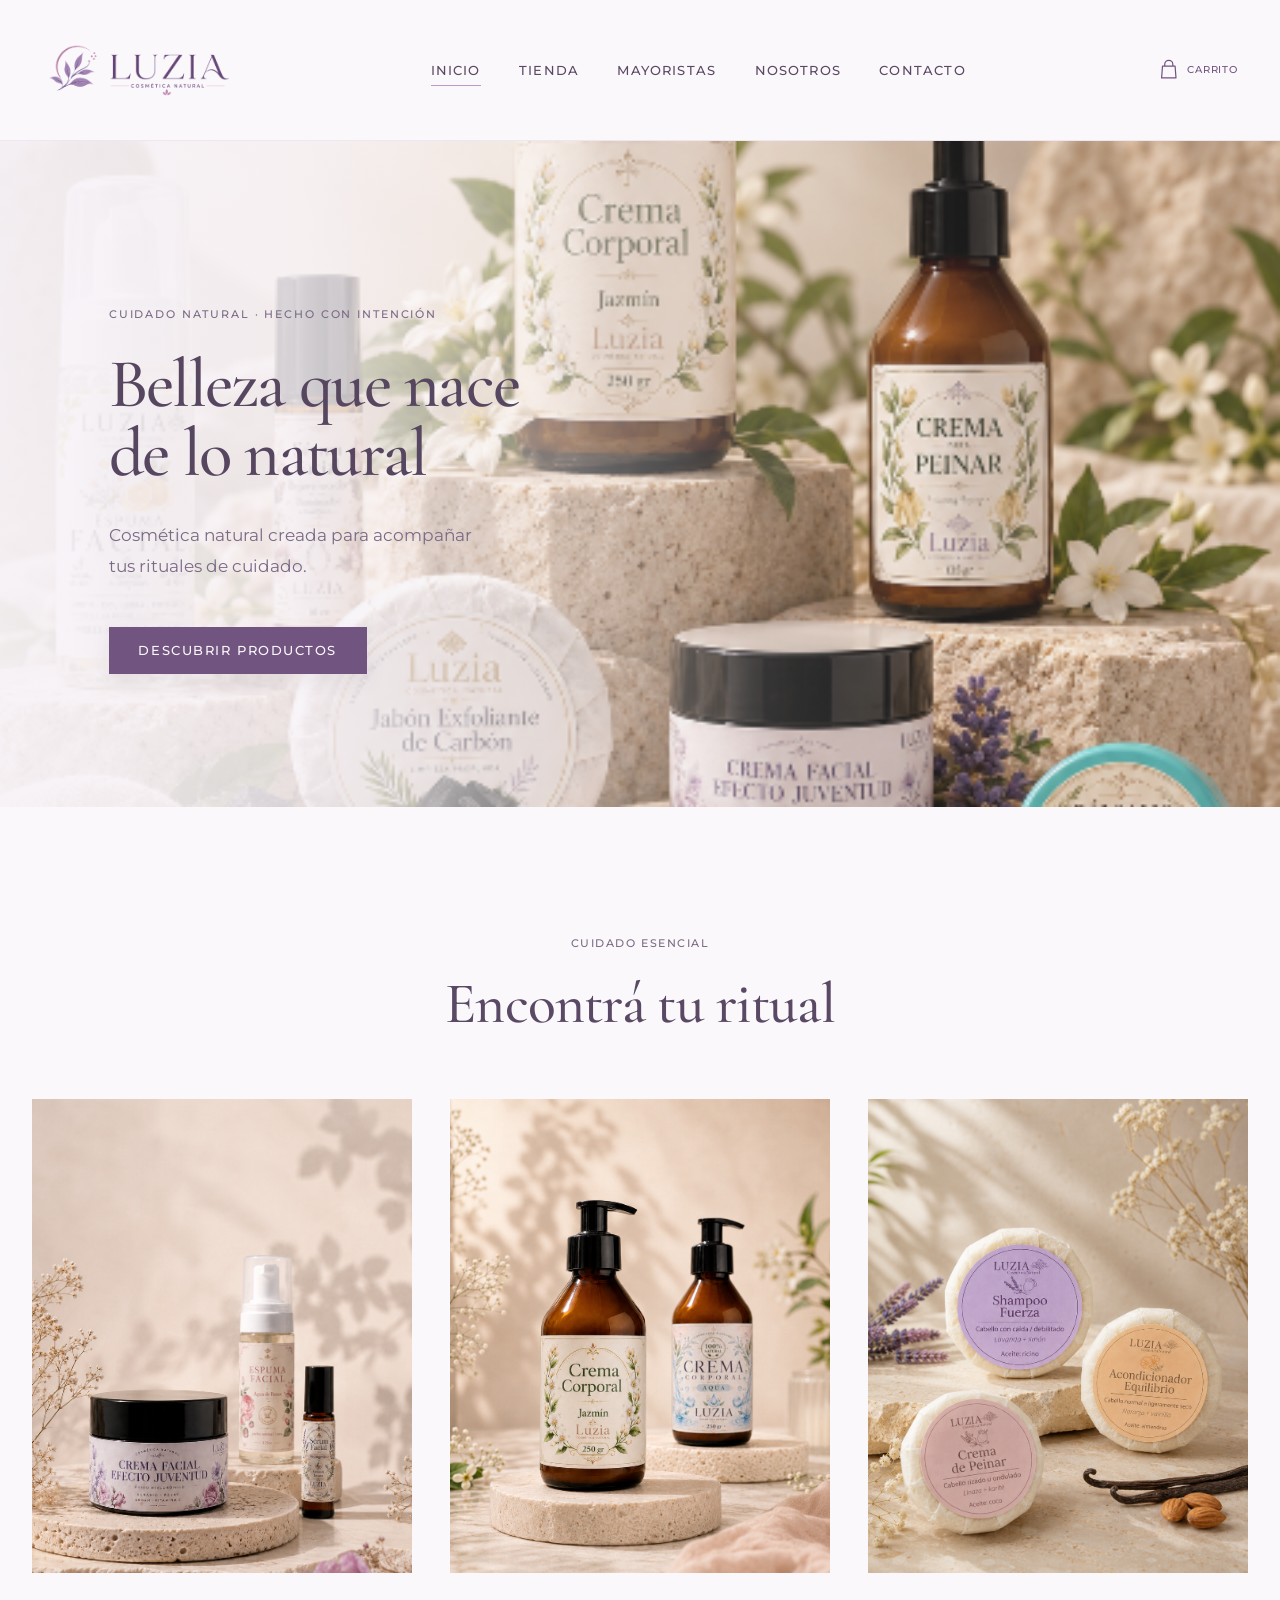
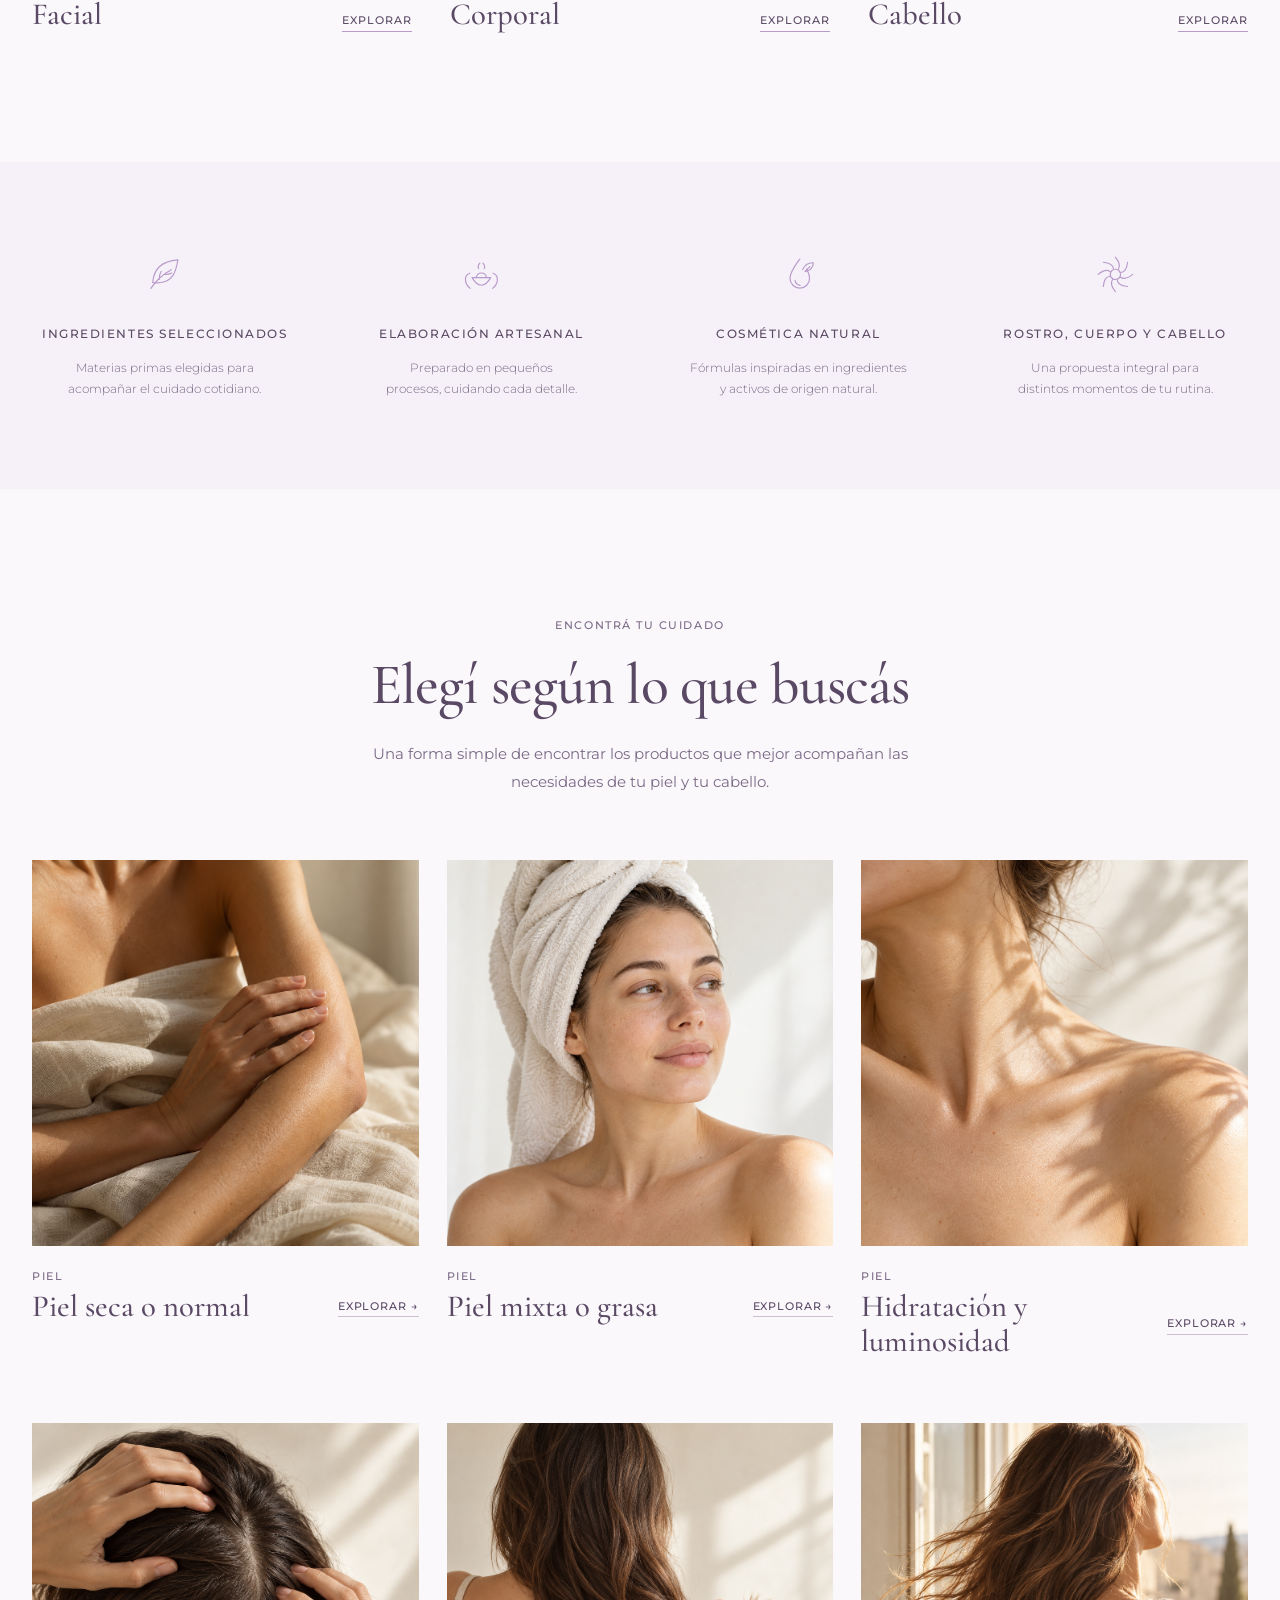
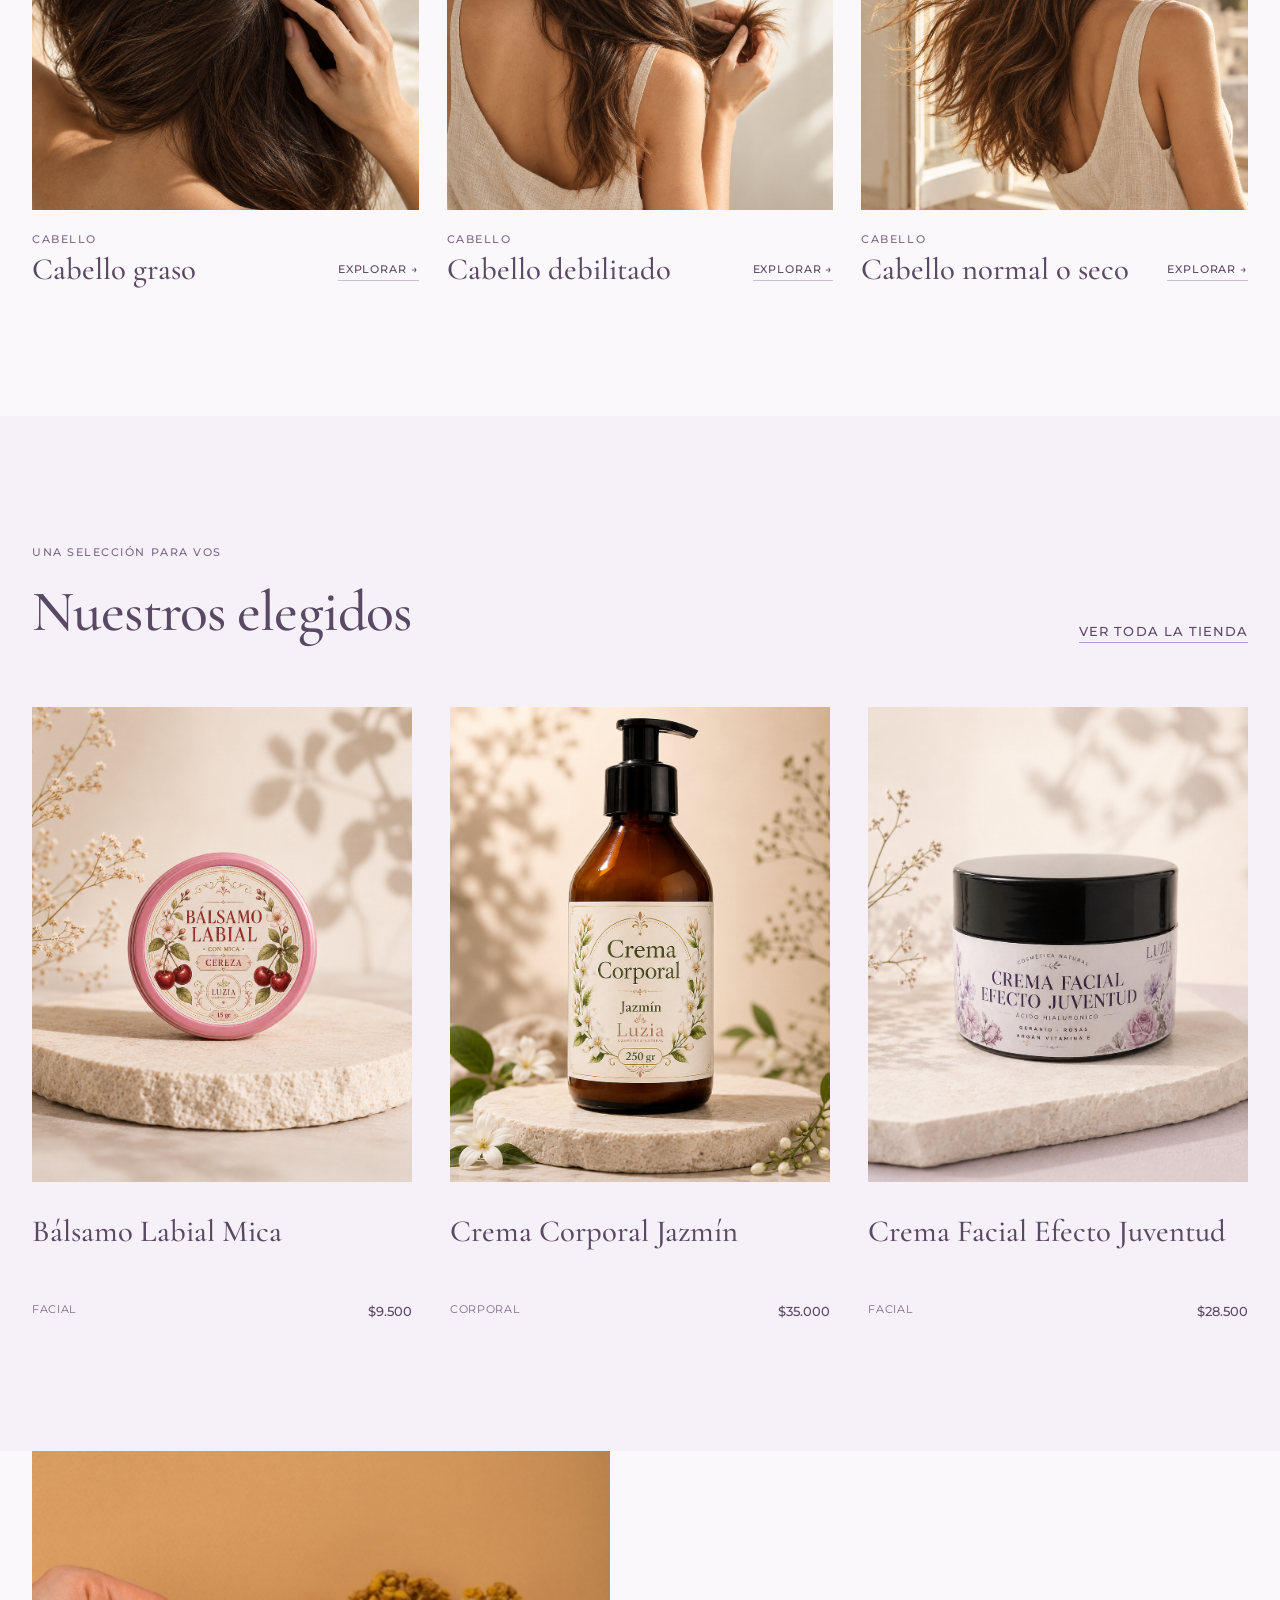
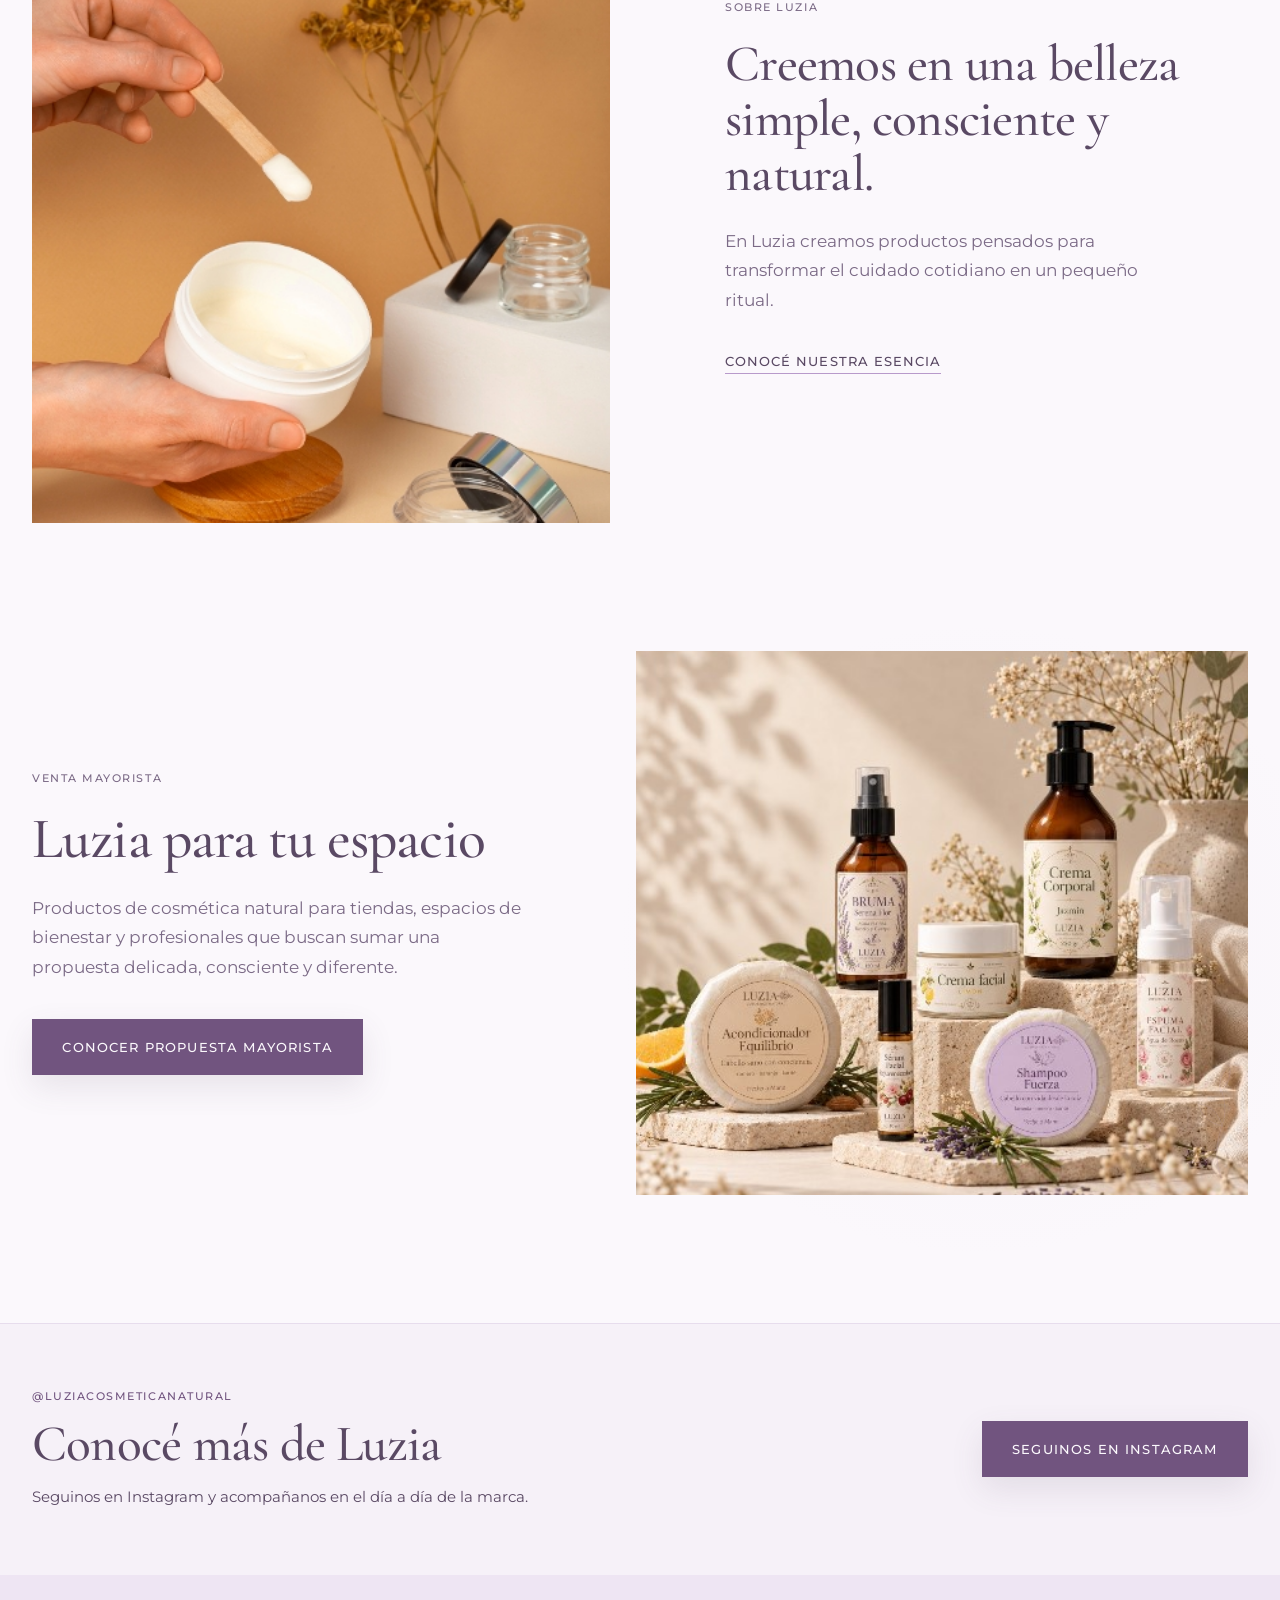
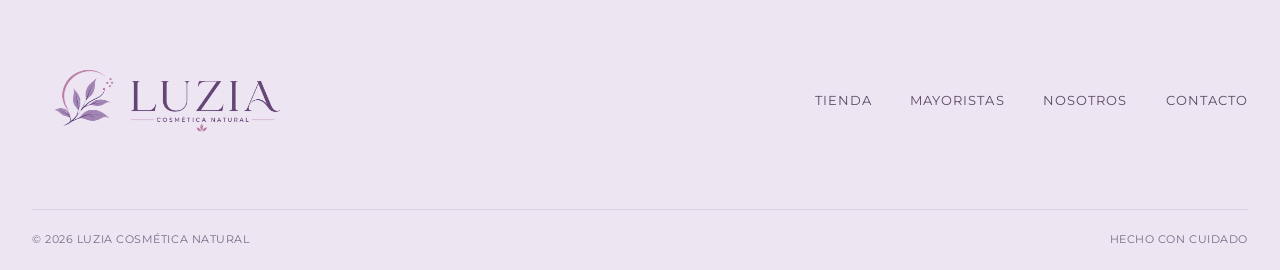
<file: index.html>
<!doctype html>
<html lang="es">
<head>
  <meta charset="utf-8">
  <meta name="viewport" content="width=device-width, initial-scale=1">
  <meta name="description" content="Luzia Cosmética Natural: cuidado consciente para transformar tu rutina en un ritual.">
  <title>Luzia | Cosmética Natural</title>
  <link rel="preconnect" href="https://fonts.googleapis.com">
  <link rel="preconnect" href="https://fonts.gstatic.com" crossorigin>
  <link href="https://fonts.googleapis.com/css2?family=Cormorant+Garamond:wght@400;500;600&family=Montserrat:wght@300;400;500&display=swap" rel="stylesheet">
  <link rel="stylesheet" href="css/styles.css">
  <link rel="stylesheet" href="css/responsive.css">
</head>
<body class="home">
  <header class="site-header">
    <div class="container site-header__content">
      <a class="site-logo" href="index.html" aria-label="Luzia Cosmética Natural, inicio">
        <img src="assets/logo/luzia-logo.png" alt="Luzia Cosmética Natural" width="1024" height="341">
      </a>
      <button class="menu-toggle" type="button" aria-expanded="false" aria-controls="main-navigation">
        <span class="menu-toggle__label">Menú</span><span class="menu-toggle__lines" aria-hidden="true"></span>
      </button>
      <nav class="site-nav" id="main-navigation" aria-label="Navegación principal">
        <ul class="site-nav__list">
          <li><a href="index.html" aria-current="page">Inicio</a></li>
          <li><a href="productos.html">Tienda</a></li>
          <li><a href="mayoristas.html">Mayoristas</a></li>
          <li><a href="nosotros.html">Nosotros</a></li>
          <li><a href="contacto.html">Contacto</a></li>
        </ul>
      </nav>
      <a class="site-cart" href="carrito.html" aria-label="Ver carrito, 0 productos" data-cart-link>
        <svg viewBox="0 0 24 24" aria-hidden="true" focusable="false"><path d="M7.5 8V6a4.5 4.5 0 0 1 9 0v2M5 8h14l1 13H4L5 8Z"/></svg>
        <span class="site-cart__badge" data-cart-count hidden>0</span>
      </a>
    </div>
  </header>

  <main>
    <section class="hero" aria-labelledby="hero-title">
      <div class="hero__layout">
        <picture class="hero__visual">
          <source media="(max-width: 48rem)" srcset="assets/images/hero-luzia-home-mobile.png" data-mobile-src="assets/images/hero-luzia-home-mobile.png">
          <img src="assets/images/hero-luzia-home-v2.png" alt="Selección de productos Luzia Cosmética Natural" fetchpriority="high" decoding="async">
        </picture>
        <div class="hero__content">
          <p class="eyebrow">Cuidado natural · Hecho con intención</p>
          <h1 id="hero-title">Belleza que nace<br>de lo natural</h1>
          <p class="hero__text">Cosmética natural creada para acompañar tus rituales de cuidado.</p>
          <a class="button" href="productos.html">Descubrir productos</a>
        </div>
      </div>
    </section>

    <section class="mother-campaign" data-mother-promo hidden aria-labelledby="mother-campaign-title">
      <div class="container mother-campaign__layout">
        <div class="mother-campaign__copy">
          <p class="eyebrow">Especial Día de la Madre</p>
          <h2 id="mother-campaign-title">Para mamá, un ritual de cuidado</h2>
        </div>
        <div class="mother-campaign__offer">
          <p>Durante octubre, <strong>10% OFF en toda la tienda</strong>. Si elegís transferencia, recibís <strong>20% OFF total</strong>.</p>
          <a class="text-link" href="productos.html">Elegir su regalo</a>
          <small>Promoción automática válida hasta el 31/10/2026.</small>
        </div>
      </div>
    </section>

    <section class="categories section" aria-labelledby="categories-title">
      <div class="container">
        <header class="section-heading section-heading--center">
          <p class="eyebrow">Cuidado esencial</p>
          <h2 id="categories-title">Encontrá tu ritual</h2>
        </header>
        <div class="category-grid">
          <a class="category" href="productos.html?categoria=Facial" aria-label="Ver productos de cuidado facial">
            <span class="category__image"><img class="category__photo" src="assets/images/categoria-facial.jpg" loading="lazy" decoding="async" alt="Selección de productos faciales de Luzia Cosmética Natural"></span>
            <span class="category__name">Facial</span>
            <span class="category__link">Explorar</span>
          </a>
          <a class="category" href="productos.html?categoria=Corporal" aria-label="Ver productos de cuidado corporal">
            <span class="category__image"><img class="category__photo" src="assets/images/categoria-corporal.jpg" loading="lazy" decoding="async" alt="Selección de productos corporales de Luzia Cosmética Natural"></span>
            <span class="category__name">Corporal</span>
            <span class="category__link">Explorar</span>
          </a>
          <a class="category" href="productos.html?categoria=Cabello" aria-label="Ver productos para el cabello">
            <span class="category__image"><img class="category__photo" src="assets/images/categoria-cabello.jpg" loading="lazy" decoding="async" alt="Selección de productos para el cabello de Luzia Cosmética Natural"></span>
            <span class="category__name">Cabello</span>
            <span class="category__link">Explorar</span>
          </a>
        </div>
      </div>
    </section>

    <section class="brand-benefits" aria-labelledby="brand-benefits-title">
      <div class="container">
        <h2 id="brand-benefits-title" class="visually-hidden">Beneficios de Luzia</h2>
        <ul class="brand-benefits__grid">
          <li class="brand-benefit">
            <svg class="brand-benefit__icon" viewBox="0 0 48 48" aria-hidden="true" focusable="false">
              <path d="M38.5 8.5C22 9.8 12.5 18 11.5 32.5c8.8 1.8 17.2-.9 21.7-7.5 3.4-5 4.4-11.5 5.3-16.5Z"/>
              <path d="M9.5 39c5.8-9.1 12.6-15 21.8-20.1M18.5 29.5c-.2-3.3.5-6.2 2-8.8M24.1 24.1c2.8.2 5.4-.3 7.8-1.5"/>
            </svg>
            <h3>Ingredientes seleccionados</h3>
            <p>Materias primas elegidas para acompañar el cuidado cotidiano.</p>
          </li>
          <li class="brand-benefit">
            <svg class="brand-benefit__icon" viewBox="0 0 48 48" aria-hidden="true" focusable="false">
              <path d="M14 27.5c3.1 5.4 6.4 8.1 10 8.1s6.9-2.7 10-8.1H14Z"/>
              <path d="M18.5 27.5c.5-3.2 2.3-5 5.5-5s5 1.8 5.5 5M11.5 22.7c-3.4 1.1-5.1 3.8-4.5 8.2.4 3.1 2.1 5.8 5 8.1M36.5 22.7c3.4 1.1 5.1 3.8 4.5 8.2-.4 3.1-2.1 5.8-5 8.1"/>
              <path d="M21 17.8c-1-1.8-.5-3.7 1.4-5.8M27 17.8c1-1.8.5-3.7-1.4-5.8"/>
            </svg>
            <h3>Elaboración artesanal</h3>
            <p>Preparado en pequeños procesos, cuidando cada detalle.</p>
          </li>
          <li class="brand-benefit">
            <svg class="brand-benefit__icon" viewBox="0 0 48 48" aria-hidden="true" focusable="false">
              <path d="M25.5 7.5C20.8 14 15 21.4 15 28.2a10.5 10.5 0 0 0 21 0c0-3.2-1.3-6.6-3.2-10"/>
              <path d="M28.5 19c2.3-5.3 6.2-7.8 11.5-7.5-.2 5.4-3.2 8.6-9 9.6M31 21.1l5.3-5.4M20.3 30.5c.7 3.1 2.5 4.8 5.5 5.2"/>
            </svg>
            <h3>Cosmética natural</h3>
            <p>Fórmulas inspiradas en ingredientes y activos de origen natural.</p>
          </li>
          <li class="brand-benefit">
            <svg class="brand-benefit__icon" viewBox="0 0 48 48" aria-hidden="true" focusable="false">
              <circle cx="24" cy="24" r="5.5"/>
              <path d="M24 5.5c4.4 5.4 5.4 9.7 3 13M42.5 24c-5.4 4.4-9.7 5.4-13 3M24 42.5c-4.4-5.4-5.4-9.7-3-13M5.5 24c5.4-4.4 9.7-5.4 13-3"/>
              <path d="M11 11c6.9.7 10.6 3 11 7M37 11c-.7 6.9-3 10.6-7 11M37 37c-6.9-.7-10.6-3-11-7M11 37c.7-6.9 3-10.6 7-11"/>
            </svg>
            <h3>Rostro, cuerpo y cabello</h3>
            <p>Una propuesta integral para distintos momentos de tu rutina.</p>
          </li>
        </ul>
      </div>
    </section>

    <section class="shop-by-need section" aria-labelledby="shop-by-need-title">
      <div class="container">
        <header class="shop-by-need__heading section-heading section-heading--center">
          <p class="eyebrow">Encontrá tu cuidado</p>
          <h2 id="shop-by-need-title">Elegí según lo que buscás</h2>
          <p>Una forma simple de encontrar los productos que mejor acompañan las necesidades de tu piel y tu cabello.</p>
        </header>
        <div class="shop-by-need__grid">
          <a class="need-card" href="productos.html?necesidad=piel-seca">
            <span class="need-card__visual"><img class="need-card__image" src="assets/images/necesidad-piel-seca.jpg" alt="Cuidado cotidiano para piel seca o normal" hidden data-local-photo></span>
            <span class="need-card__content"><span class="need-card__eyebrow">Piel</span><span class="need-card__title">Piel seca o normal</span><span class="need-card__link">Explorar <span aria-hidden="true">→</span></span></span>
          </a>
          <a class="need-card" href="productos.html?necesidad=piel-mixta-grasa">
            <span class="need-card__visual"><img class="need-card__image" src="assets/images/necesidad-piel-mixta-grasa.jpg" alt="Cuidado cotidiano para piel mixta o grasa" hidden data-local-photo></span>
            <span class="need-card__content"><span class="need-card__eyebrow">Piel</span><span class="need-card__title">Piel mixta o grasa</span><span class="need-card__link">Explorar <span aria-hidden="true">→</span></span></span>
          </a>
          <a class="need-card" href="productos.html?necesidad=hidratacion-luminosidad">
            <span class="need-card__visual"><img class="need-card__image" src="assets/images/necesidad-hidratacion.jpg" alt="Rutina facial orientada a hidratación y luminosidad" hidden data-local-photo></span>
            <span class="need-card__content"><span class="need-card__eyebrow">Piel</span><span class="need-card__title">Hidratación y luminosidad</span><span class="need-card__link">Explorar <span aria-hidden="true">→</span></span></span>
          </a>
          <a class="need-card" href="productos.html?necesidad=cabello-graso">
            <span class="need-card__visual"><img class="need-card__image" src="assets/images/necesidad-cabello-graso.jpg" alt="Cuidado para cabello graso" hidden data-local-photo></span>
            <span class="need-card__content"><span class="need-card__eyebrow">Cabello</span><span class="need-card__title">Cabello graso</span><span class="need-card__link">Explorar <span aria-hidden="true">→</span></span></span>
          </a>
          <a class="need-card" href="productos.html?necesidad=cabello-debilitado">
            <span class="need-card__visual"><img class="need-card__image" src="assets/images/necesidad-cabello-debilitado.jpg" alt="Cuidado para cabello debilitado" hidden data-local-photo></span>
            <span class="need-card__content"><span class="need-card__eyebrow">Cabello</span><span class="need-card__title">Cabello debilitado</span><span class="need-card__link">Explorar <span aria-hidden="true">→</span></span></span>
          </a>
          <a class="need-card" href="productos.html?necesidad=cabello-equilibrio">
            <span class="need-card__visual"><img class="need-card__image" src="assets/images/necesidad-cabello-equilibrio.jpg" alt="Cuidado para cabello normal o seco" hidden data-local-photo></span>
            <span class="need-card__content"><span class="need-card__eyebrow">Cabello</span><span class="need-card__title">Cabello normal o seco</span><span class="need-card__link">Explorar <span aria-hidden="true">→</span></span></span>
          </a>
        </div>
      </div>
    </section>

    <section class="featured section" aria-labelledby="featured-title">
      <div class="container">
        <header class="section-heading section-heading--split">
          <div><p class="eyebrow">Una selección para vos</p><h2 id="featured-title">Nuestros elegidos</h2></div>
          <a class="text-link" href="productos.html">Ver toda la tienda</a>
        </header>
        <div id="productos-container" class="product-grid" data-featured="true" data-limit="3" aria-live="polite">
          <p class="loading-message">Preparando nuestra selección…</p>
        </div>
      </div>
    </section>

    <section class="story section" aria-labelledby="story-title">
      <div class="container story__layout">
        <div class="story__visual visual-placeholder visual-placeholder--story" role="img" aria-label="Espacio reservado para una fotografía del proceso artesanal de Luzia">
          <img class="media-frame__image" src="assets/images/sobre-luzia-proceso.jpg" alt="Proceso artesanal de elaboración de cosmética natural Luzia" hidden data-local-photo>
          <span class="story__mark">L</span>
        </div>
        <div class="story__content">
          <p class="eyebrow">Sobre Luzia</p>
          <h2 id="story-title">Creemos en una belleza simple, consciente y natural.</h2>
          <p>En Luzia creamos productos pensados para transformar el cuidado cotidiano en un pequeño ritual.</p>
          <a class="text-link" href="nosotros.html">Conocé nuestra esencia</a>
        </div>
      </div>
    </section>

    <section class="wholesale-teaser section" aria-labelledby="wholesale-teaser-title">
      <div class="container wholesale-teaser__layout">
        <div class="wholesale-teaser__content">
          <p class="eyebrow">Venta mayorista</p>
          <h2 id="wholesale-teaser-title">Luzia para tu espacio</h2>
          <p>Productos de cosmética natural para tiendas, espacios de bienestar y profesionales que buscan sumar una propuesta delicada, consciente y diferente.</p>
          <a class="button" href="mayoristas.html">Conocer propuesta mayorista</a>
        </div>
        <div class="wholesale-visual wholesale-teaser__visual">
          <img class="media-frame__image" src="assets/images/mayoristas-luzia.jpg" alt="Selección de productos Luzia Cosmética Natural para venta mayorista" hidden data-local-photo>
          <svg class="wholesale-teaser__botanical" viewBox="0 0 120 150" aria-hidden="true" focusable="false">
            <path d="M107 145c-8-22-6-43 1-62 5-14 4-30-2-45M108 83c-16-3-25-12-28-26 14 2 24 11 28 26ZM106 43c9-8 13-19 11-31-9 7-14 18-11 31ZM101 111c-12 0-22 5-29 15 13 1 23-4 29-15Z"/>
          </svg>
        </div>
      </div>
    </section>

    <section class="instagram" aria-labelledby="instagram-title">
      <div class="container instagram__layout">
        <div class="instagram__copy">
          <p class="eyebrow">@luziacosmeticanatural</p>
          <h2 id="instagram-title">Conocé más de Luzia</h2>
          <p>Seguinos en Instagram y acompañanos en el día a día de la marca.</p>
        </div>
        <a class="button instagram__button" href="https://www.instagram.com/luziacosmeticanatural/" target="_blank" rel="noopener noreferrer">Seguinos en Instagram</a>
      </div>
    </section>
  </main>

  <footer class="site-footer">
    <div class="container site-footer__main">
      <a class="site-logo site-logo--footer" href="index.html" aria-label="Luzia Cosmética Natural, inicio"><img src="assets/logo/luzia-logo.png" alt="Luzia Cosmética Natural" width="1024" height="341"></a>
      <nav aria-label="Navegación del pie de página"><ul class="footer-nav"><li><a href="productos.html">Tienda</a></li><li><a href="mayoristas.html">Mayoristas</a></li><li><a href="nosotros.html">Nosotros</a></li><li><a href="contacto.html">Contacto</a></li></ul></nav>
    </div>
    <div class="container site-footer__bottom"><p>&copy; <span data-current-year></span> Luzia Cosmética Natural</p><p>Hecho con cuidado</p></div>
  </footer>
  <script src="js/carrito-store.js"></script>
  <script src="js/main.js"></script>
  <script src="js/productos.js"></script>
</body>
</html>
</file>
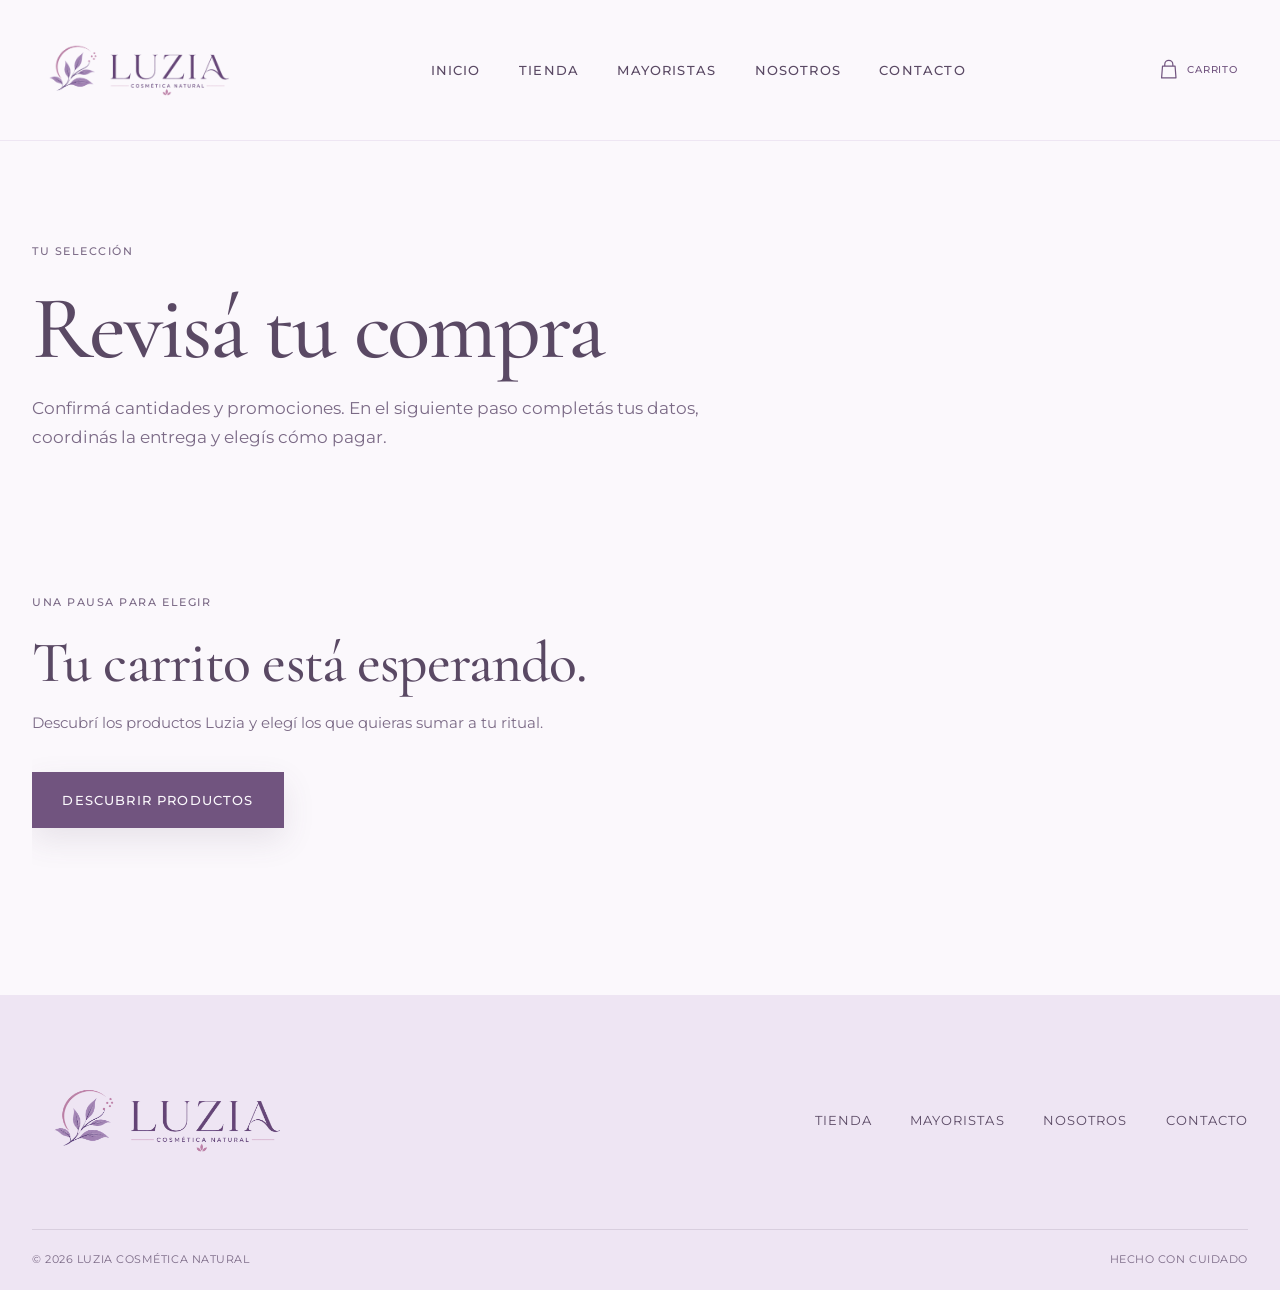
<file: carrito.html>
<!doctype html>
<html lang="es">
<head>
  <meta charset="utf-8">
  <meta name="viewport" content="width=device-width, initial-scale=1">
  <meta name="description" content="Revisá los productos elegidos para tu ritual Luzia.">
  <title>Tu carrito | Luzia Cosmética Natural</title>
  <link rel="preconnect" href="https://fonts.googleapis.com">
  <link rel="preconnect" href="https://fonts.gstatic.com" crossorigin>
  <link href="https://fonts.googleapis.com/css2?family=Cormorant+Garamond:wght@400;500;600&amp;family=Montserrat:wght@300;400;500;600&amp;display=swap" rel="stylesheet">
  <link rel="stylesheet" href="css/styles.css">
  <link rel="stylesheet" href="css/responsive.css">
</head>
<body>
  <header class="site-header">
    <div class="container site-header__content">
      <a class="site-logo" href="index.html" aria-label="Luzia Cosmética Natural, inicio"><img src="assets/logo/luzia-logo.png" alt="Luzia Cosmética Natural" width="1024" height="341"></a>
      <button class="menu-toggle" type="button" aria-expanded="false" aria-controls="main-navigation"><span class="menu-toggle__label">Menú</span><span class="menu-toggle__lines" aria-hidden="true"></span></button>
      <nav class="site-nav" id="main-navigation" aria-label="Navegación principal"><ul class="site-nav__list"><li><a href="index.html">Inicio</a></li><li><a href="productos.html">Tienda</a></li><li><a href="mayoristas.html">Mayoristas</a></li><li><a href="nosotros.html">Nosotros</a></li><li><a href="contacto.html">Contacto</a></li></ul></nav>
      <a class="site-cart" href="carrito.html" aria-current="page" aria-label="Ver carrito, 0 productos" data-cart-link><svg viewBox="0 0 24 24" aria-hidden="true" focusable="false"><path d="M7.5 8V6a4.5 4.5 0 0 1 9 0v2M5 8h14l1 13H4L5 8Z"/></svg><span class="site-cart__badge" data-cart-count hidden>0</span></a>
    </div>
  </header>
  <main class="container cart-page">
    <header class="cart-heading"><p class="eyebrow">Tu selección</p><h1>Revisá tu compra</h1><p>Confirmá cantidades y promociones. En el siguiente paso completás tus datos, coordinás la entrega y elegís cómo pagar.</p></header>
    <p id="carrito-anuncio" class="visually-hidden" aria-live="polite" aria-atomic="true"></p>
    <div id="carrito-contenido" class="cart-layout" aria-busy="true"><p>Cargando tu selección…</p></div>
  </main>
  <footer class="site-footer"><div class="container site-footer__main"><a class="site-logo site-logo--footer" href="index.html" aria-label="Luzia Cosmética Natural, inicio"><img src="assets/logo/luzia-logo.png" alt="Luzia Cosmética Natural" width="1024" height="341"></a><nav aria-label="Navegación del pie de página"><ul class="footer-nav"><li><a href="productos.html">Tienda</a></li><li><a href="mayoristas.html">Mayoristas</a></li><li><a href="nosotros.html">Nosotros</a></li><li><a href="contacto.html">Contacto</a></li></ul></nav></div><div class="container site-footer__bottom"><p>&copy; <span data-current-year></span> Luzia Cosmética Natural</p><p>Hecho con cuidado</p></div></footer>
  <script src="js/carrito-store.js"></script>
  <script src="js/main.js"></script>
  <script src="js/carrito.js"></script>
</body>
</html>
</file>
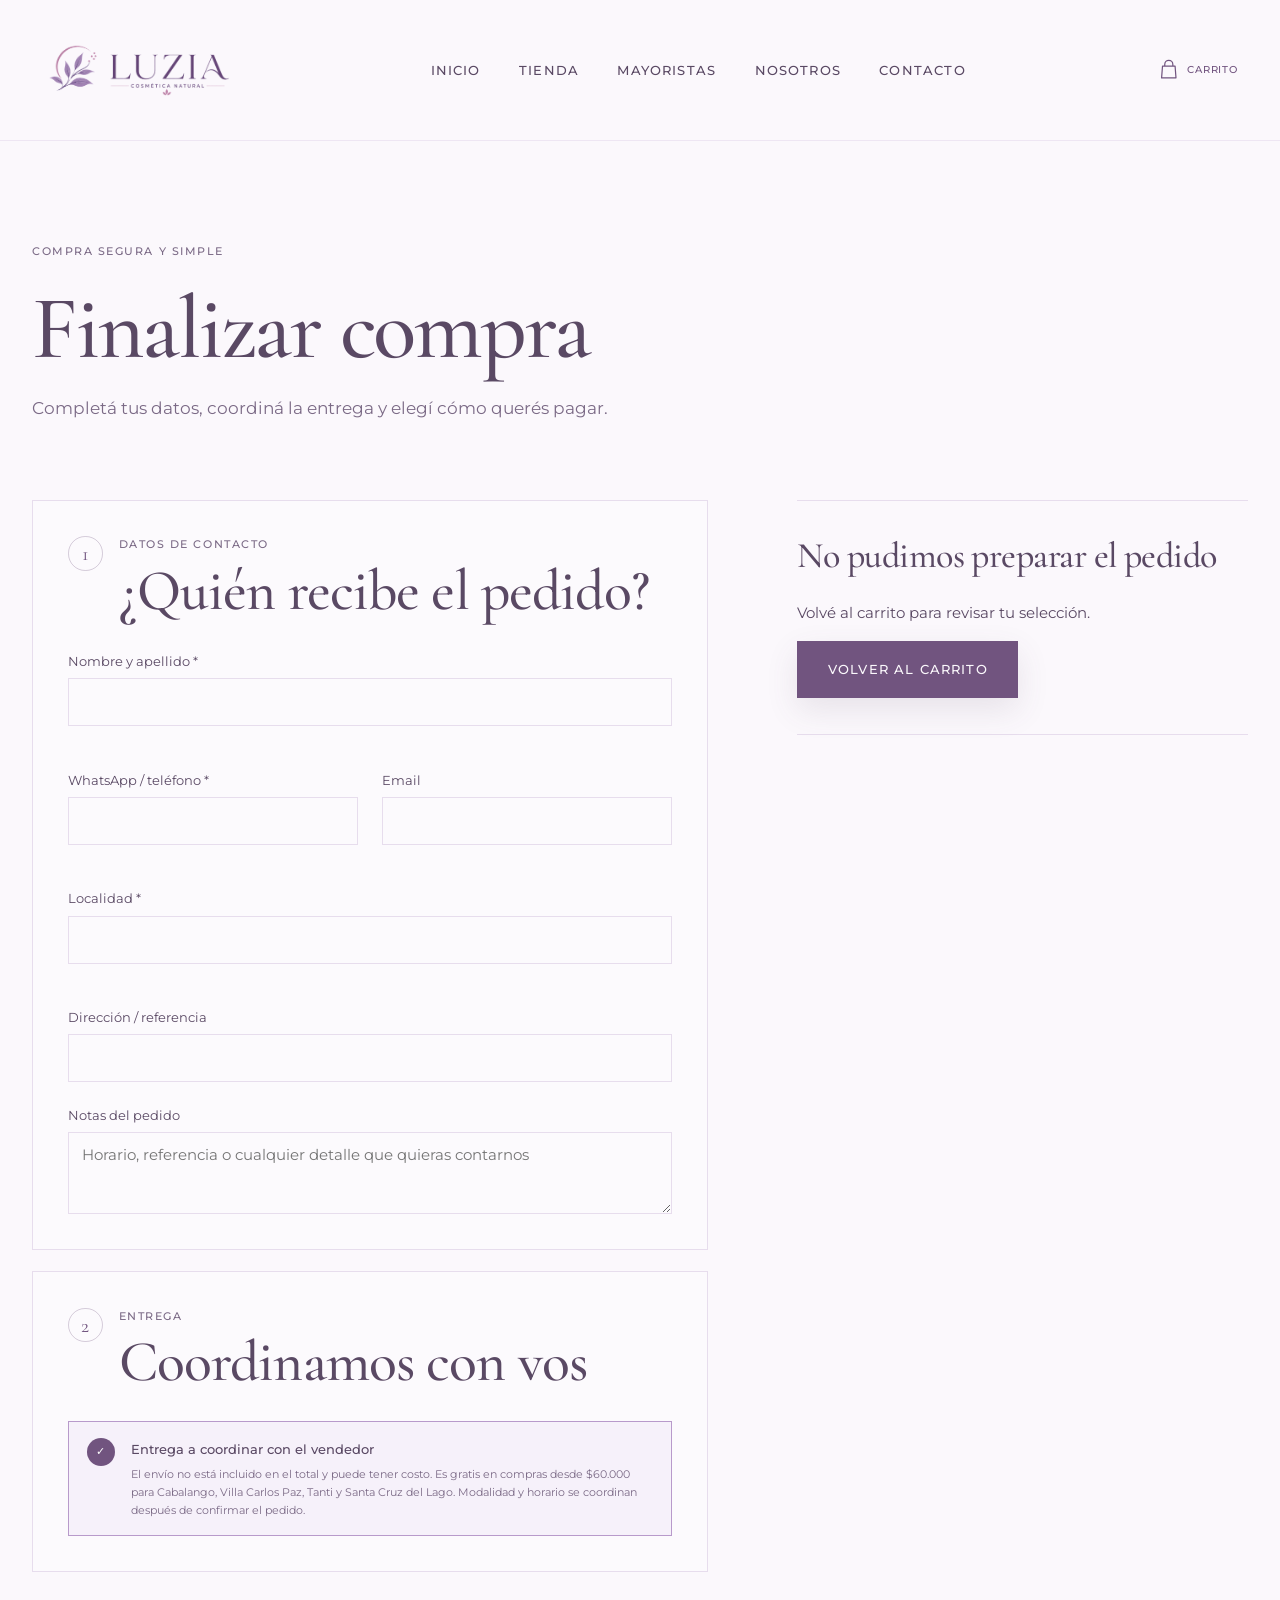
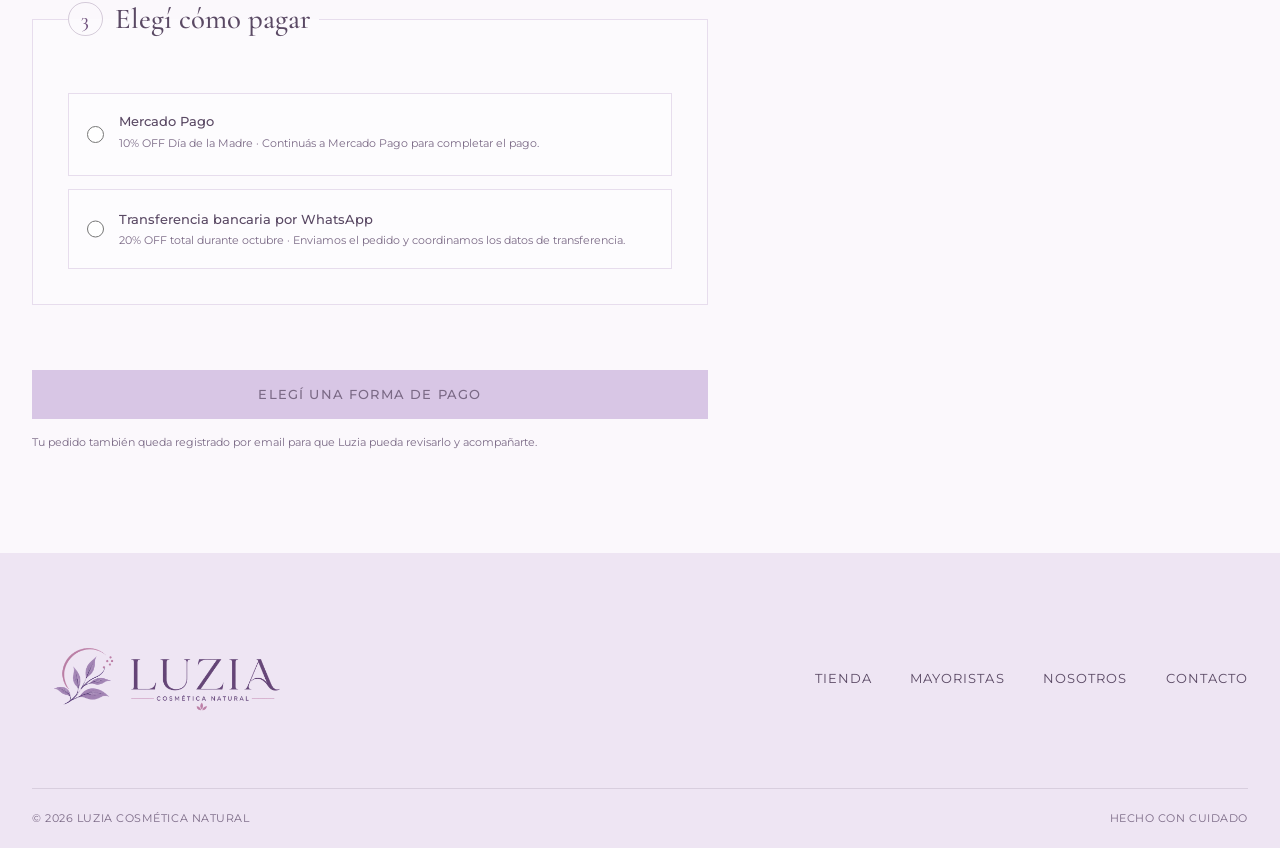
<file: checkout.html>
<!doctype html>
<html lang="es">
<head>
  <meta charset="utf-8">
  <meta name="viewport" content="width=device-width, initial-scale=1">
  <meta name="description" content="Completá tus datos y revisá tu pedido Luzia.">
  <title>Finalizar pedido | Luzia Cosmética Natural</title>
  <link rel="preconnect" href="https://fonts.googleapis.com">
  <link rel="preconnect" href="https://fonts.gstatic.com" crossorigin>
  <link href="https://fonts.googleapis.com/css2?family=Cormorant+Garamond:wght@400;500;600&amp;family=Montserrat:wght@300;400;500;600&amp;display=swap" rel="stylesheet">
  <link rel="stylesheet" href="css/styles.css">
  <link rel="stylesheet" href="css/responsive.css">
</head>
<body>
  <header class="site-header">
    <div class="container site-header__content">
      <a class="site-logo" href="index.html" aria-label="Luzia Cosmética Natural, inicio"><img src="assets/logo/luzia-logo.png" alt="Luzia Cosmética Natural" width="1024" height="341"></a>
      <button class="menu-toggle" type="button" aria-expanded="false" aria-controls="main-navigation"><span class="menu-toggle__label">Menú</span><span class="menu-toggle__lines" aria-hidden="true"></span></button>
      <nav class="site-nav" id="main-navigation" aria-label="Navegación principal"><ul class="site-nav__list"><li><a href="index.html">Inicio</a></li><li><a href="productos.html">Tienda</a></li><li><a href="mayoristas.html">Mayoristas</a></li><li><a href="nosotros.html">Nosotros</a></li><li><a href="contacto.html">Contacto</a></li></ul></nav>
      <a class="site-cart" href="carrito.html" aria-label="Ver carrito, 0 productos" data-cart-link><svg viewBox="0 0 24 24" aria-hidden="true" focusable="false"><path d="M7.5 8V6a4.5 4.5 0 0 1 9 0v2M5 8h14l1 13H4L5 8Z"/></svg><span class="site-cart__badge" data-cart-count hidden>0</span></a>
    </div>
  </header>
  <main class="container checkout-page">
    <header class="checkout-heading"><p class="eyebrow">Compra segura y simple</p><h1>Finalizar compra</h1><p>Completá tus datos, coordiná la entrega y elegí cómo querés pagar.</p></header>
    <div id="checkout-contenido" class="checkout-layout" aria-busy="true">
      <form id="checkout-form" class="checkout-form" novalidate>
        <section class="checkout-step" aria-labelledby="datos-title">
          <div class="checkout-step__heading"><span class="checkout-step__number">1</span><div><p class="eyebrow">Datos de contacto</p><h2 id="datos-title">¿Quién recibe el pedido?</h2></div></div>
          <div class="checkout-fields">
            <div class="form-field form-field--wide"><label for="nombre">Nombre y apellido <span aria-hidden="true">*</span></label><input id="nombre" name="nombre" type="text" required autocomplete="name" aria-describedby="nombre-error"><small id="nombre-error" class="field-error"></small></div>
            <div class="form-field"><label for="telefono">WhatsApp / teléfono <span aria-hidden="true">*</span></label><input id="telefono" name="telefono" type="tel" required autocomplete="tel" aria-describedby="telefono-error"><small id="telefono-error" class="field-error"></small></div>
            <div class="form-field"><label for="email">Email</label><input id="email" name="email" type="email" autocomplete="email" aria-describedby="email-error"><small id="email-error" class="field-error"></small></div>
            <div class="form-field form-field--wide"><label for="localidad">Localidad <span aria-hidden="true">*</span></label><input id="localidad" name="localidad" type="text" required autocomplete="address-level2" aria-describedby="localidad-error"><small id="localidad-error" class="field-error"></small></div>
            <div class="form-field form-field--wide"><label for="direccion">Dirección / referencia</label><input id="direccion" name="direccion" type="text" autocomplete="street-address"></div>
            <div class="form-field form-field--wide"><label for="notas">Notas del pedido</label><textarea id="notas" name="notas" rows="3" placeholder="Horario, referencia o cualquier detalle que quieras contarnos"></textarea></div>
          </div>
        </section>

        <fieldset class="gift-options checkout-step" data-mother-promo hidden>
          <legend><span class="checkout-step__number">+</span><span>Especial Día de la Madre</span></legend>
          <label class="payment-option">
            <input type="checkbox" name="regalo" value="si">
            <span class="payment-option__copy"><strong>Prepararlo como regalo para mamá</strong><small>Podés sumar una dedicatoria breve.</small></span>
          </label>
          <div class="form-field gift-options__message">
            <label for="dedicatoria">Dedicatoria (opcional)</label>
            <textarea id="dedicatoria" name="dedicatoria" rows="3" maxlength="180" placeholder="Escribí un mensaje para acompañar el regalo"></textarea>
          </div>
        </fieldset>

        <section class="checkout-step" aria-labelledby="entrega-title">
          <div class="checkout-step__heading"><span class="checkout-step__number">2</span><div><p class="eyebrow">Entrega</p><h2 id="entrega-title">Coordinamos con vos</h2></div></div>
          <input type="hidden" name="entrega" value="A coordinar con el vendedor">
          <div class="delivery-card">
            <span class="delivery-card__icon" aria-hidden="true">✓</span>
            <div><strong>Entrega a coordinar con el vendedor</strong><p>El envío no está incluido en el total y puede tener costo. Es gratis en compras desde $60.000 para Cabalango, Villa Carlos Paz, Tanti y Santa Cruz del Lago. Modalidad y horario se coordinan después de confirmar el pedido.</p></div>
          </div>
        </section>

        <fieldset class="payment-options checkout-step" id="checkout-payment-options">
          <legend><span class="checkout-step__number">3</span><span>Elegí cómo pagar</span></legend>
          <label class="payment-option payment-option--checkout" data-payment-option="mercadopago">
            <input type="radio" name="pago" value="mercadopago">
            <span class="payment-option__copy"><strong>Mercado Pago</strong><small>10% OFF Día de la Madre · Continuás a Mercado Pago para completar el pago.</small><em data-mp-status></em></span>
          </label>
          <label class="payment-option payment-option--checkout" data-payment-option="transferencia">
            <input type="radio" name="pago" value="transferencia">
            <span class="payment-option__copy"><strong>Transferencia bancaria por WhatsApp</strong><small>20% OFF total durante octubre · Enviamos el pedido y coordinamos los datos de transferencia.</small></span>
          </label>
        </fieldset>

        <div class="checkout-submit">
          <p id="form-status" class="form-status" aria-live="assertive"></p>
          <button class="button checkout-confirm" type="submit" disabled>Elegí una forma de pago</button>
          <p class="checkout-submit__note">Tu pedido también queda registrado por email para que Luzia pueda revisarlo y acompañarte.</p>
        </div>
      </form>
      <aside id="checkout-resumen" class="checkout-summary" aria-label="Resumen final del pedido"><p>Cargando tu pedido…</p></aside>
    </div>
    <section id="pedido-confirmado" class="order-ready" hidden aria-live="polite" aria-labelledby="pedido-listo-title"></section>
  </main>
  <footer class="site-footer"><div class="container site-footer__main"><a class="site-logo site-logo--footer" href="index.html" aria-label="Luzia Cosmética Natural, inicio"><img src="assets/logo/luzia-logo.png" alt="Luzia Cosmética Natural" width="1024" height="341"></a><nav aria-label="Navegación del pie de página"><ul class="footer-nav"><li><a href="productos.html">Tienda</a></li><li><a href="mayoristas.html">Mayoristas</a></li><li><a href="nosotros.html">Nosotros</a></li><li><a href="contacto.html">Contacto</a></li></ul></nav></div><div class="container site-footer__bottom"><p>&copy; <span data-current-year></span> Luzia Cosmética Natural</p><p>Hecho con cuidado</p></div></footer>
  <script src="js/carrito-store.js?v=20261011c"></script><script src="js/checkout-config.js?v=20261011c"></script><script src="js/main.js?v=20261011c"></script><script src="js/checkout.js?v=20261011c"></script>
</body>
</html>
</file>
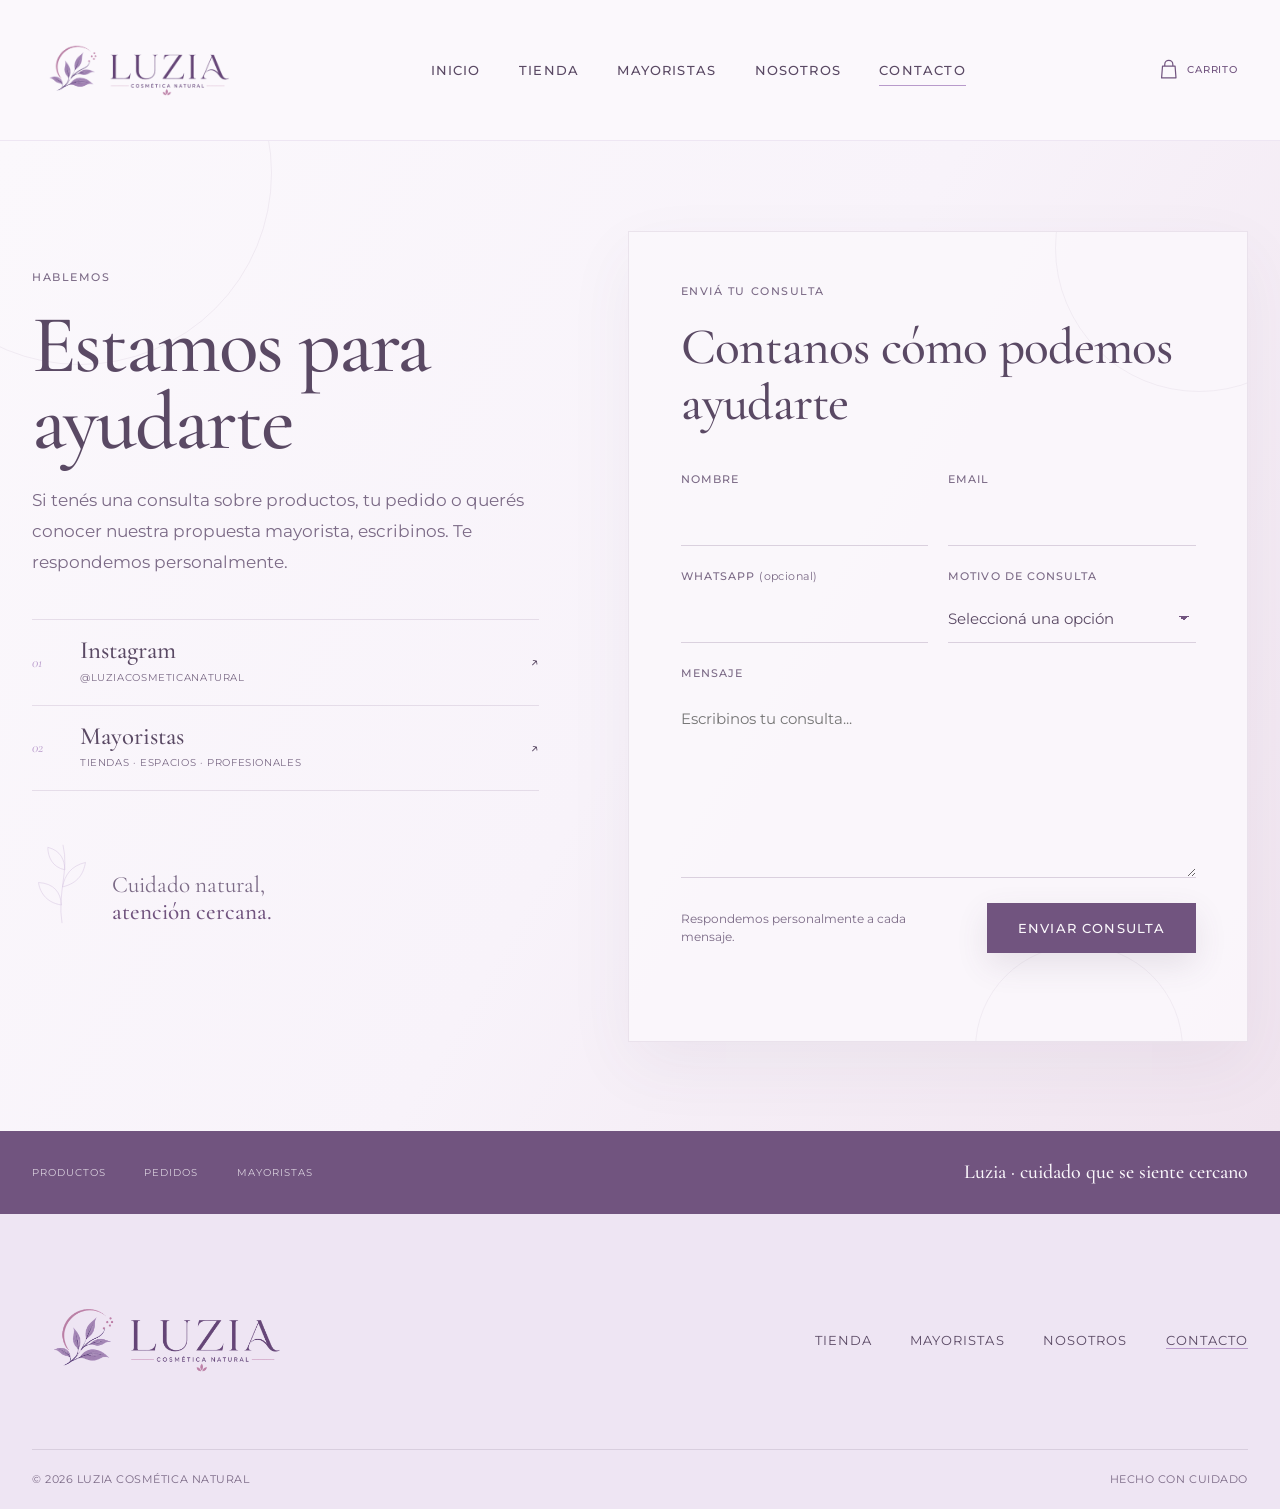
<file: contacto.html>
<!doctype html>
<html lang="es">
<head>
  <meta charset="utf-8">
  <meta name="viewport" content="width=device-width, initial-scale=1">
  <meta name="description" content="Contactá a Luzia Cosmética Natural por consultas sobre productos, pedidos y venta mayorista.">
  <title>Contacto | Luzia Cosmética Natural</title>
  <link rel="preconnect" href="https://fonts.googleapis.com">
  <link rel="preconnect" href="https://fonts.gstatic.com" crossorigin>
  <link href="https://fonts.googleapis.com/css2?family=Cormorant+Garamond:wght@400;500;600&family=Montserrat:wght@300;400;500&display=swap" rel="stylesheet">
  <link rel="stylesheet" href="css/styles.css">
  <link rel="stylesheet" href="css/responsive.css">
</head>
<body class="contact-v2">
  <header class="site-header">
    <div class="container site-header__content">
      <a class="site-logo" href="index.html" aria-label="Luzia Cosmética Natural, inicio"><img src="assets/logo/luzia-logo.png" alt="Luzia Cosmética Natural" width="1024" height="341"></a>
      <button class="menu-toggle" type="button" aria-expanded="false" aria-controls="main-navigation"><span class="menu-toggle__label">Menú</span><span class="menu-toggle__lines" aria-hidden="true"></span></button>
      <nav class="site-nav" id="main-navigation" aria-label="Navegación principal">
        <ul class="site-nav__list">
          <li><a href="index.html">Inicio</a></li>
          <li><a href="productos.html">Tienda</a></li>
          <li><a href="mayoristas.html">Mayoristas</a></li>
          <li><a href="nosotros.html">Nosotros</a></li>
          <li><a href="contacto.html" aria-current="page">Contacto</a></li>
        </ul>
      </nav>
      <a class="site-cart" href="carrito.html" aria-label="Ver carrito, 0 productos" data-cart-link>
        <svg viewBox="0 0 24 24" aria-hidden="true" focusable="false"><path d="M7.5 8V6a4.5 4.5 0 0 1 9 0v2M5 8h14l1 13H4L5 8Z"/></svg>
        <span class="site-cart__badge" data-cart-count hidden>0</span>
      </a>
    </div>
  </header>

  <main class="contact-v2__main">
    <section class="contact-v2-hero" aria-labelledby="contact-title">
      <div class="container contact-v2-hero__grid">
        <div class="contact-v2-intro">
          <p class="eyebrow">Hablemos</p>
          <h1 id="contact-title">Estamos para<br>ayudarte</h1>
          <p class="contact-v2-intro__lead">Si tenés una consulta sobre productos, tu pedido o querés conocer nuestra propuesta mayorista, escribinos. Te respondemos personalmente.</p>

          <div class="contact-v2-channels" aria-label="Otras formas de contacto">
            <a class="contact-v2-channel" href="https://www.instagram.com/luziacosmeticanatural/" target="_blank" rel="noopener noreferrer">
              <span class="contact-v2-channel__index">01</span>
              <span><strong>Instagram</strong><small>@luziacosmeticanatural</small></span>
              <span aria-hidden="true">↗</span>
            </a>
            <a class="contact-v2-channel" href="mayoristas.html">
              <span class="contact-v2-channel__index">02</span>
              <span><strong>Mayoristas</strong><small>Tiendas · espacios · profesionales</small></span>
              <span aria-hidden="true">↗</span>
            </a>
          </div>

          <div class="contact-v2-signature">
            <svg viewBox="0 0 120 180" aria-hidden="true" focusable="false"><path d="M60 172C50 110 75 65 62 12M59 135C25 130 14 105 12 89C43 91 57 108 59 135ZM61 98C94 90 104 70 108 48C78 55 66 74 61 98ZM66 63C40 58 31 36 31 17C58 24 65 43 66 63Z"/></svg>
            <p>Cuidado natural,<br><strong>atención cercana.</strong></p>
          </div>
        </div>

        <div class="contact-v2-form-panel">
          <div class="contact-v2-form-panel__heading">
            <p class="eyebrow">Enviá tu consulta</p>
            <h2>Contanos cómo podemos ayudarte</h2>
          </div>

          <form class="contact-v2-form" action="#" method="post" data-contact-form novalidate>
            <input type="hidden" name="_subject" value="Nueva consulta desde Luzia Cosmética Natural">
            <input type="hidden" name="_template" value="table">
                        <input type="text" name="_honey" class="contact-v2-honey" tabindex="-1" autocomplete="off" aria-hidden="true">
            <div class="contact-v2-form__row">
              <label class="contact-v2-field">
                <span>Nombre</span>
                <input type="text" name="nombre" autocomplete="name" required>
              </label>
              <label class="contact-v2-field">
                <span>Email</span>
                <input type="email" name="email" autocomplete="email" required>
              </label>
            </div>

            <div class="contact-v2-form__row">
              <label class="contact-v2-field">
                <span>WhatsApp <small>(opcional)</small></span>
                <input type="tel" name="whatsapp" autocomplete="tel" inputmode="tel">
              </label>
              <label class="contact-v2-field">
                <span>Motivo de consulta</span>
                <select name="motivo" required data-contact-reason>
                  <option value="">Seleccioná una opción</option>
                  <option value="productos">Consulta sobre productos</option>
                  <option value="pedido">Pedido / compra</option>
                  <option value="mayorista">Venta mayorista</option>
                  <option value="otra">Otra consulta</option>
                </select>
              </label>
            </div>

            <label class="contact-v2-field contact-v2-field--message">
              <span>Mensaje</span>
              <textarea name="mensaje" rows="6" required placeholder="Escribinos tu consulta..."></textarea>
            </label>

            <div class="contact-v2-form__footer">
              <p>Respondemos personalmente a cada mensaje.</p>
              <button class="button contact-v2-form__submit" type="submit">Enviar consulta</button>
            </div>
            <p class="contact-v2-form__status" data-contact-status role="status" aria-live="polite"></p>
          </form>

          <div class="contact-v2-form-panel__ornament" aria-hidden="true"><span></span><span></span></div>
        </div>
      </div>
    </section>

    <section class="contact-v2-note" aria-label="Atención personalizada">
      <div class="container contact-v2-note__grid">
        <span>Productos</span>
        <span>Pedidos</span>
        <span>Mayoristas</span>
        <strong>Luzia · cuidado que se siente cercano</strong>
      </div>
    </section>
  </main>

  <footer class="site-footer">
    <div class="container site-footer__main"><a class="site-logo site-logo--footer" href="index.html" aria-label="Luzia Cosmética Natural, inicio"><img src="assets/logo/luzia-logo.png" alt="Luzia Cosmética Natural" width="1024" height="341"></a><nav aria-label="Navegación del pie de página"><ul class="footer-nav"><li><a href="productos.html">Tienda</a></li><li><a href="mayoristas.html">Mayoristas</a></li><li><a href="nosotros.html">Nosotros</a></li><li><a href="contacto.html" aria-current="page">Contacto</a></li></ul></nav></div>
    <div class="container site-footer__bottom"><p>&copy; <span data-current-year></span> Luzia Cosmética Natural</p><p>Hecho con cuidado</p></div>
  </footer>

  <script src="js/carrito-store.js"></script>
  <script src="js/main.js"></script>
  <script src="js/contacto.js?v=3"></script>
</body>
</html>
</file>
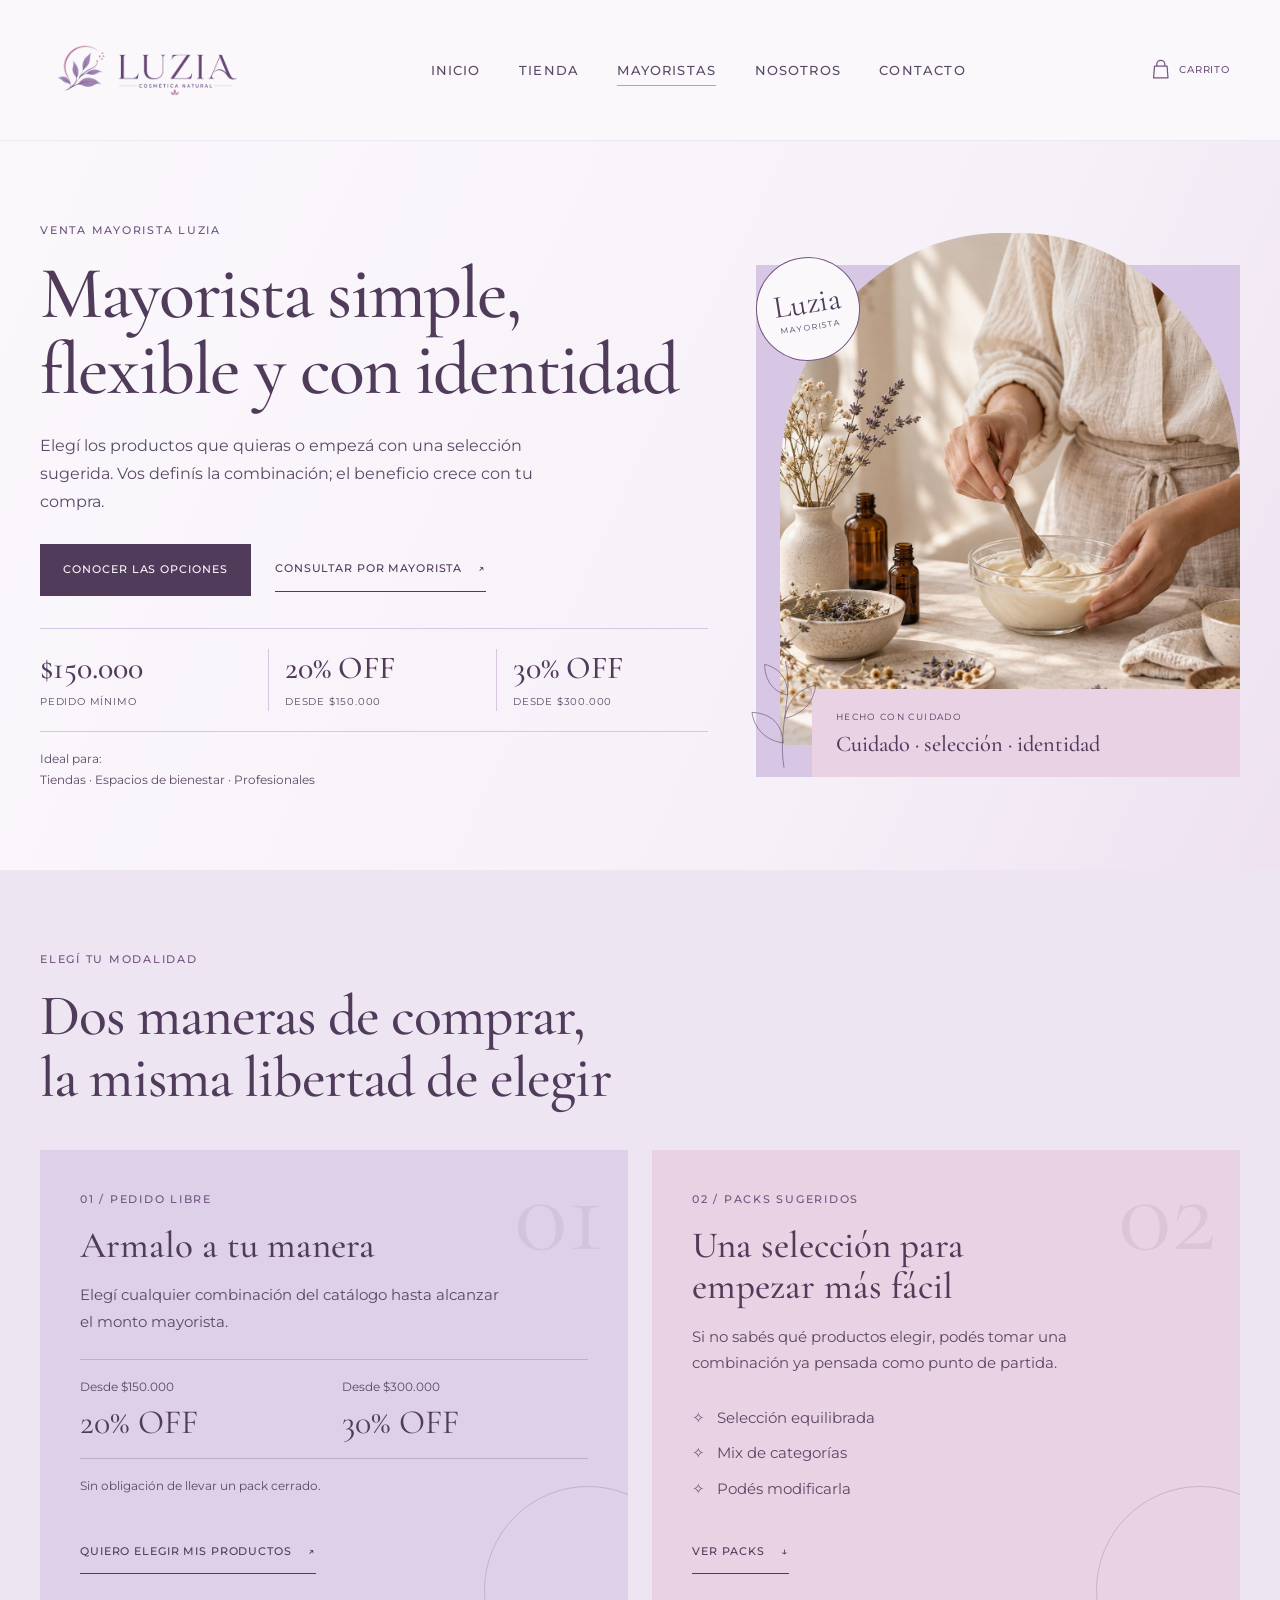
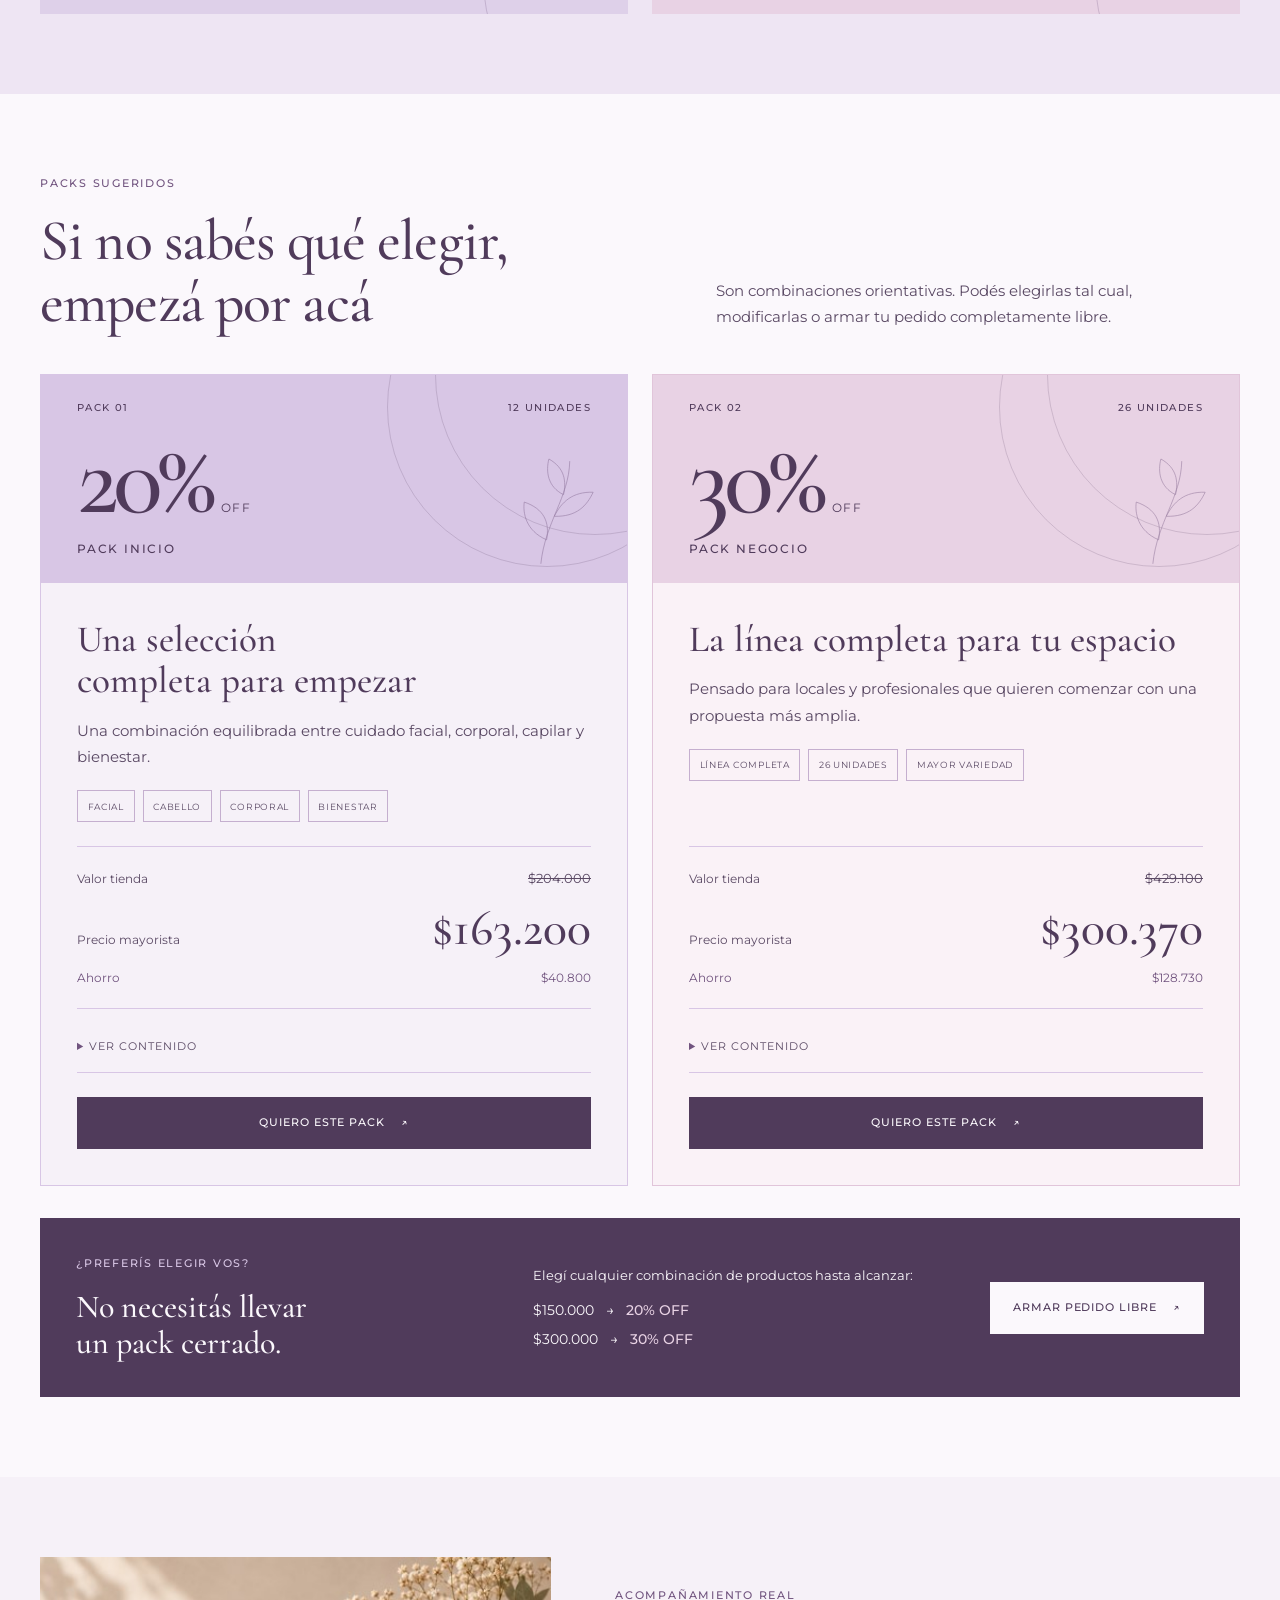
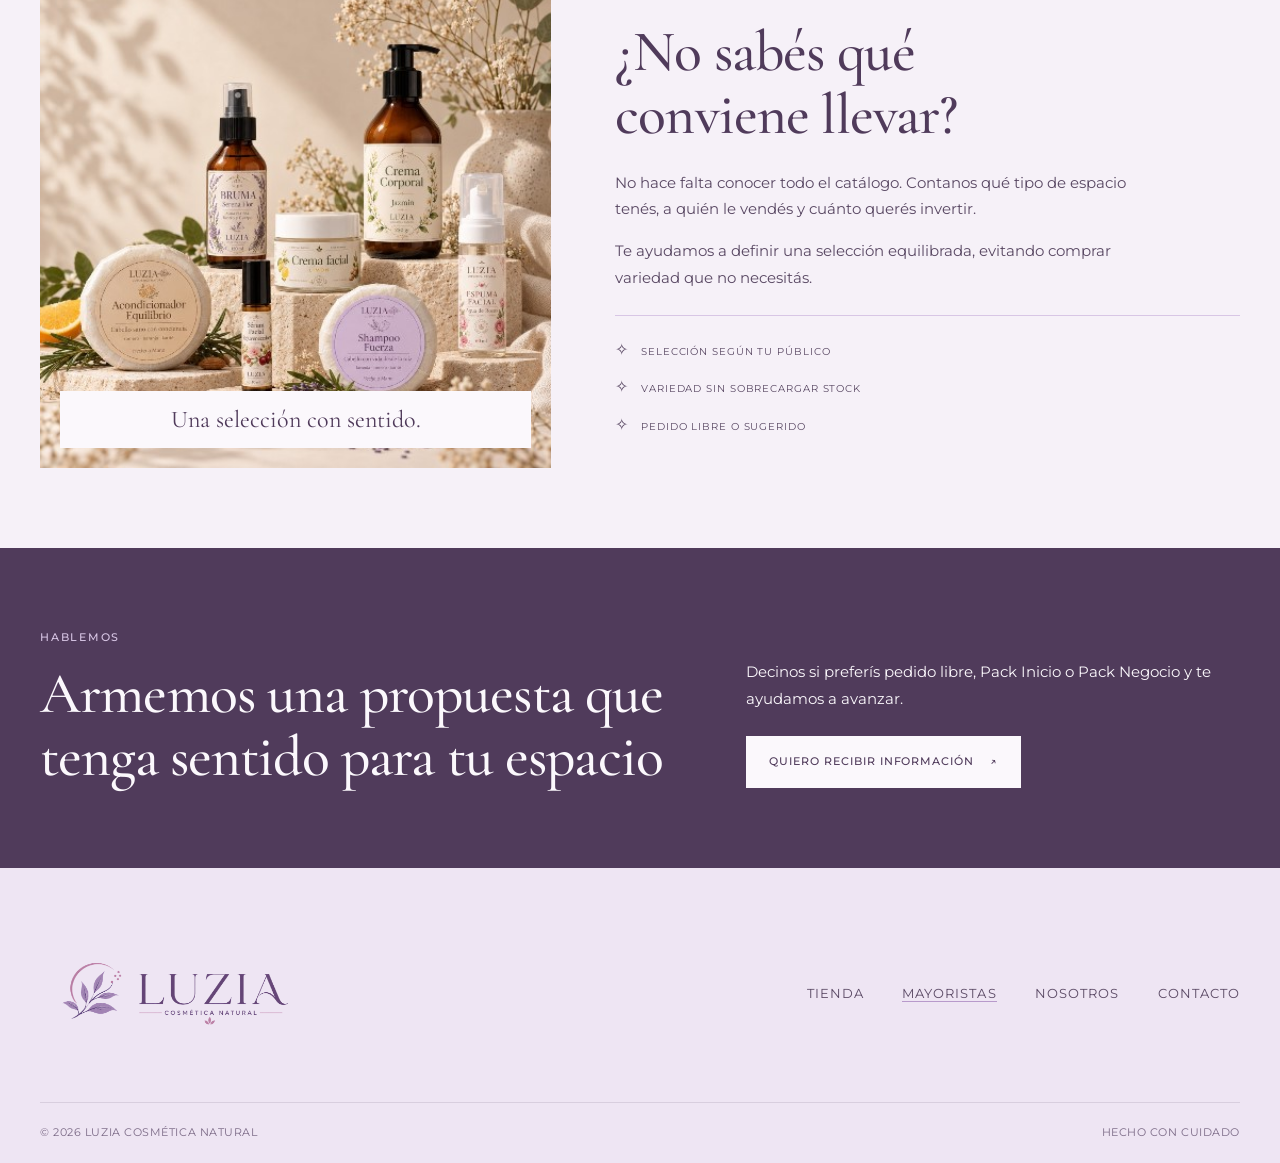
<file: mayoristas.html>
<!doctype html>
<html lang="es">
<head>
  <meta charset="utf-8">
  <meta name="viewport" content="width=device-width, initial-scale=1">
  <meta name="description" content="Venta mayorista Luzia Cosmética Natural: pedido libre desde $150.000, 20% OFF y 30% OFF desde $300.000, con packs sugeridos para empezar.">
  <title>Venta Mayorista | Luzia Cosmética Natural</title>
  <link rel="preconnect" href="https://fonts.googleapis.com">
  <link rel="preconnect" href="https://fonts.gstatic.com" crossorigin>
  <link href="https://fonts.googleapis.com/css2?family=Cormorant+Garamond:wght@400;500;600&amp;family=Montserrat:wght@300;400;500&display=swap" rel="stylesheet">
  <link rel="stylesheet" href="css/styles.css">
  <link rel="stylesheet" href="css/responsive.css">
</head>
<body class="wholesale-v4">
  <header class="site-header">
    <div class="container site-header__content">
      <a class="site-logo" href="index.html" aria-label="Luzia Cosmética Natural, inicio"><img src="assets/logo/luzia-logo.png" alt="Luzia Cosmética Natural" width="1024" height="341"></a>
      <button class="menu-toggle" type="button" aria-expanded="false" aria-controls="main-navigation"><span class="menu-toggle__label">Menú</span><span class="menu-toggle__lines" aria-hidden="true"></span></button>
      <nav class="site-nav" id="main-navigation" aria-label="Navegación principal">
        <ul class="site-nav__list">
          <li><a href="index.html">Inicio</a></li>
          <li><a href="productos.html">Tienda</a></li>
          <li><a href="mayoristas.html" aria-current="page">Mayoristas</a></li>
          <li><a href="nosotros.html">Nosotros</a></li>
          <li><a href="contacto.html">Contacto</a></li>
        </ul>
      </nav>
      <a class="site-cart" href="carrito.html" aria-label="Ver carrito, 0 productos" data-cart-link>
        <svg viewBox="0 0 24 24" aria-hidden="true" focusable="false"><path d="M7.5 8V6a4.5 4.5 0 0 1 9 0v2M5 8h14l1 13H4L5 8Z"/></svg>
        <span class="site-cart__badge" data-cart-count hidden>0</span>
      </a>
    </div>
  </header>

  <main class="wholesale-v4__main">
    <section class="wholesale-v4-hero wholesale-v4-section" aria-labelledby="wholesale-title">
      <div class="container wholesale-v4-hero__grid">
        <div class="wholesale-v4-hero__copy">
          <p class="eyebrow">Venta mayorista Luzia</p>
          <h1 id="wholesale-title">Mayorista simple,<br>flexible y con identidad</h1>
          <p class="wholesale-v4-hero__lead">Elegí los productos que quieras o empezá con una selección sugerida. Vos definís la combinación; el beneficio crece con tu compra.</p>
          <div class="wholesale-v4-actions">
            <a class="wholesale-v4-button" href="#modalidades">Conocer las opciones</a>
            <a class="wholesale-v4-link" href="#consulta-mayorista">Consultar por mayorista <span aria-hidden="true">↗</span></a>
          </div>
          <ul class="wholesale-v4-facts" aria-label="Beneficios mayoristas">
            <li><strong>$150.000</strong><span>Pedido mínimo</span></li>
            <li><strong>20% OFF</strong><span>Desde $150.000</span></li>
            <li><strong>30% OFF</strong><span>Desde $300.000</span></li>
          </ul>
          <p class="wholesale-v4-audience">Ideal para: <span>Tiendas · Espacios de bienestar · Profesionales</span></p>
        </div>
        <figure class="wholesale-v4-hero__art">
          <img src="assets/images/luzia-historia.jpg" alt="Manos preparando una crema artesanal con ingredientes naturales" width="1122" height="1402" fetchpriority="high">
          <span class="wholesale-v4-hero__seal">Luzia<small>Mayorista</small></span>
          <figcaption><span>Hecho con cuidado</span><strong>Cuidado · selección · identidad</strong></figcaption>
          <svg class="wholesale-v4-botanical" viewBox="0 0 120 180" aria-hidden="true" focusable="false"><path d="M60 172C50 110 75 65 62 12M59 135C25 130 14 105 12 89C43 91 57 108 59 135ZM61 98C94 90 104 70 108 48C78 55 66 74 61 98ZM66 63C40 58 31 36 31 17C58 24 65 43 66 63Z"/></svg>
        </figure>
      </div>
    </section>

    <section class="wholesale-v4-modes wholesale-v4-section" id="modalidades" aria-labelledby="modes-title">
      <div class="container">
        <header class="wholesale-v4-heading">
          <p class="eyebrow">Elegí tu modalidad</p>
          <h2 id="modes-title">Dos maneras de comprar,<br>la misma libertad de elegir</h2>
        </header>
        <div class="wholesale-v4-pair">
          <article class="wholesale-v4-mode wholesale-v4-mode--free">
            <span class="wholesale-v4-mode__number" aria-hidden="true">01</span>
            <p class="eyebrow">01 / Pedido libre</p>
            <h3>Armalo a tu manera</h3>
            <p>Elegí cualquier combinación del catálogo hasta alcanzar el monto mayorista.</p>
            <dl class="wholesale-v4-levels">
              <div><dt>Desde $150.000</dt><dd>20% OFF</dd></div>
              <div><dt>Desde $300.000</dt><dd>30% OFF</dd></div>
            </dl>
            <p class="wholesale-v4-mode__note">Sin obligación de llevar un pack cerrado.</p>
            <a class="wholesale-v4-link" href="productos.html">Quiero elegir mis productos <span aria-hidden="true">↗</span></a>
          </article>
          <article class="wholesale-v4-mode wholesale-v4-mode--suggested">
            <span class="wholesale-v4-mode__number" aria-hidden="true">02</span>
            <p class="eyebrow">02 / Packs sugeridos</p>
            <h3>Una selección para empezar más fácil</h3>
            <p>Si no sabés qué productos elegir, podés tomar una combinación ya pensada como punto de partida.</p>
            <ul class="wholesale-v4-mode__benefits"><li>Selección equilibrada</li><li>Mix de categorías</li><li>Podés modificarla</li></ul>
            <a class="wholesale-v4-link" href="#packs">Ver packs <span aria-hidden="true">↓</span></a>
          </article>
        </div>
      </div>
    </section>

    <section class="wholesale-v4-packs wholesale-v4-section" id="packs" aria-labelledby="packs-title">
      <div class="container">
        <header class="wholesale-v4-heading wholesale-v4-heading--split">
          <div><p class="eyebrow">Packs sugeridos</p><h2 id="packs-title">Si no sabés qué elegir,<br>empezá por acá</h2></div>
          <p>Son combinaciones orientativas. Podés elegirlas tal cual, modificarlas o armar tu pedido completamente libre.</p>
        </header>
        <div class="wholesale-v4-pair wholesale-v4-packs__grid">
          <article class="wholesale-v4-pack" aria-labelledby="pack-start-title">
            <header class="wholesale-v4-pack__cover">
              <div class="wholesale-v4-pack__top"><span>Pack 01</span><span>12 unidades</span></div>
              <div class="wholesale-v4-pack__discount"><strong>20%</strong><span>OFF</span></div>
              <p>Pack Inicio</p>
              <svg class="wholesale-v4-pack__botanical" viewBox="0 0 120 180" aria-hidden="true" focusable="false"><path d="M60 172C50 110 75 65 62 12M59 135C25 130 14 105 12 89C43 91 57 108 59 135ZM61 98C94 90 104 70 108 48C78 55 66 74 61 98ZM66 63C40 58 31 36 31 17C58 24 65 43 66 63Z"/></svg>
            </header>
            <div class="wholesale-v4-pack__body">
              <h3 id="pack-start-title">Una selección completa para empezar</h3>
              <p>Una combinación equilibrada entre cuidado facial, corporal, capilar y bienestar.</p>
              <ul class="wholesale-v4-chips" aria-label="Categorías"><li>Facial</li><li>Cabello</li><li>Corporal</li><li>Bienestar</li></ul>
              <dl class="wholesale-v4-price"><div class="wholesale-v4-price__retail"><dt>Valor tienda</dt><dd><s>$204.000</s></dd></div><div class="wholesale-v4-price__total"><dt>Precio mayorista</dt><dd>$163.200</dd></div><div class="wholesale-v4-price__saving"><dt>Ahorro</dt><dd>$40.800</dd></div></dl>
              <details class="wholesale-v4-content"><summary>Ver contenido</summary><ul>
                <li>1 Crema Facial Efecto Juventud</li><li>1 Crema Facial Coco y Vainilla</li><li>1 Espuma Facial Agua de Rosas</li><li>1 Sérum Facial Rejuvenecedor</li><li>1 Bálsamo Labial Natural</li><li>1 Shampoo Equilibrio</li><li>1 Shampoo Purificante</li><li>1 Acondicionador Fuerza</li><li>1 Crema de Peinar</li><li>1 Crema Corporal Jazmín</li><li>1 Bruma Naranja y Limón</li><li>1 Jabón de Carbón</li>
              </ul></details>
              <a class="wholesale-v4-button" href="#consulta-mayorista">Quiero este pack <span aria-hidden="true">↗</span></a>
            </div>
          </article>
          <article class="wholesale-v4-pack wholesale-v4-pack--business" aria-labelledby="pack-business-title">
            <header class="wholesale-v4-pack__cover">
              <div class="wholesale-v4-pack__top"><span>Pack 02</span><span>26 unidades</span></div>
              <div class="wholesale-v4-pack__discount"><strong>30%</strong><span>OFF</span></div>
              <p>Pack Negocio</p>
              <svg class="wholesale-v4-pack__botanical" viewBox="0 0 120 180" aria-hidden="true" focusable="false"><path d="M60 172C50 110 75 65 62 12M59 135C25 130 14 105 12 89C43 91 57 108 59 135ZM61 98C94 90 104 70 108 48C78 55 66 74 61 98ZM66 63C40 58 31 36 31 17C58 24 65 43 66 63Z"/></svg>
            </header>
            <div class="wholesale-v4-pack__body">
              <h3 id="pack-business-title">La línea completa para tu espacio</h3>
              <p>Pensado para locales y profesionales que quieren comenzar con una propuesta más amplia.</p>
              <ul class="wholesale-v4-chips" aria-label="Características"><li>Línea completa</li><li>26 unidades</li><li>Mayor variedad</li></ul>
              <dl class="wholesale-v4-price"><div class="wholesale-v4-price__retail"><dt>Valor tienda</dt><dd><s>$429.100</s></dd></div><div class="wholesale-v4-price__total"><dt>Precio mayorista</dt><dd>$300.370</dd></div><div class="wholesale-v4-price__saving"><dt>Ahorro</dt><dd>$128.730</dd></div></dl>
              <details class="wholesale-v4-content"><summary>Ver contenido</summary><ul><li>1 unidad de cada uno de los 23 productos del catálogo Luzia</li><li>+ 1 Bruma Naranja y Limón</li><li>+ 1 Crema de Peinar</li><li>+ 1 Bálsamo Labial Natural</li></ul></details>
              <a class="wholesale-v4-button" href="#consulta-mayorista">Quiero este pack <span aria-hidden="true">↗</span></a>
            </div>
          </article>
        </div>
        <aside class="wholesale-v4-free" aria-labelledby="free-title">
          <div><p class="eyebrow">¿Preferís elegir vos?</p><h3 id="free-title">No necesitás llevar<br>un pack cerrado.</h3></div>
          <div class="wholesale-v4-free__terms"><p>Elegí cualquier combinación de productos hasta alcanzar:</p><ul><li>$150.000 <span aria-hidden="true">→</span> <strong>20% OFF</strong></li><li>$300.000 <span aria-hidden="true">→</span> <strong>30% OFF</strong></li></ul></div>
          <a class="wholesale-v4-button wholesale-v4-button--light" href="productos.html">Armar pedido libre <span aria-hidden="true">↗</span></a>
        </aside>
      </div>
    </section>

    <section class="wholesale-v4-support wholesale-v4-section" aria-labelledby="support-title">
      <div class="container wholesale-v4-support__grid">
        <figure class="wholesale-v4-support__image"><img src="assets/images/mayoristas-luzia.jpg" alt="Selección Luzia de cuidado facial, corporal y capilar en un entorno natural" width="480" height="480" loading="lazy"><figcaption>Una selección con sentido.</figcaption></figure>
        <div class="wholesale-v4-support__copy">
          <p class="eyebrow">Acompañamiento real</p>
          <h2 id="support-title">¿No sabés qué<br>conviene llevar?</h2>
          <p>No hace falta conocer todo el catálogo. Contanos qué tipo de espacio tenés, a quién le vendés y cuánto querés invertir.</p>
          <p>Te ayudamos a definir una selección equilibrada, evitando comprar variedad que no necesitás.</p>
          <ul class="wholesale-v4-support__benefits"><li>Selección según tu público</li><li>Variedad sin sobrecargar stock</li><li>Pedido libre o sugerido</li></ul>
        </div>
      </div>
    </section>

    <section class="wholesale-v4-cta wholesale-v4-section" id="consulta-mayorista" aria-labelledby="cta-title">
      <div class="container wholesale-v4-cta__grid">
        <div><p class="eyebrow">Hablemos</p><h2 id="cta-title">Armemos una propuesta que tenga sentido para tu espacio</h2></div>
        <div class="wholesale-v4-cta__action"><p>Decinos si preferís pedido libre, Pack Inicio o Pack Negocio y te ayudamos a avanzar.</p><a class="wholesale-v4-button wholesale-v4-button--light" href="contacto.html?motivo=mayorista">Quiero recibir información <span aria-hidden="true">↗</span></a></div>
      </div>
    </section>
  </main>

  <footer class="site-footer">
    <div class="container site-footer__main">
      <a class="site-logo site-logo--footer" href="index.html" aria-label="Luzia Cosmética Natural, inicio"><img src="assets/logo/luzia-logo.png" alt="Luzia Cosmética Natural" width="1024" height="341"></a>
      <nav aria-label="Navegación del pie de página"><ul class="footer-nav"><li><a href="productos.html">Tienda</a></li><li><a href="mayoristas.html" aria-current="page">Mayoristas</a></li><li><a href="nosotros.html">Nosotros</a></li><li><a href="contacto.html">Contacto</a></li></ul></nav>
    </div>
    <div class="container site-footer__bottom"><p>&copy; <span data-current-year></span> Luzia Cosmética Natural</p><p>Hecho con cuidado</p></div>
  </footer>

  <script src="js/carrito-store.js"></script>
  <script src="js/main.js"></script>
</body>
</html>
</file>
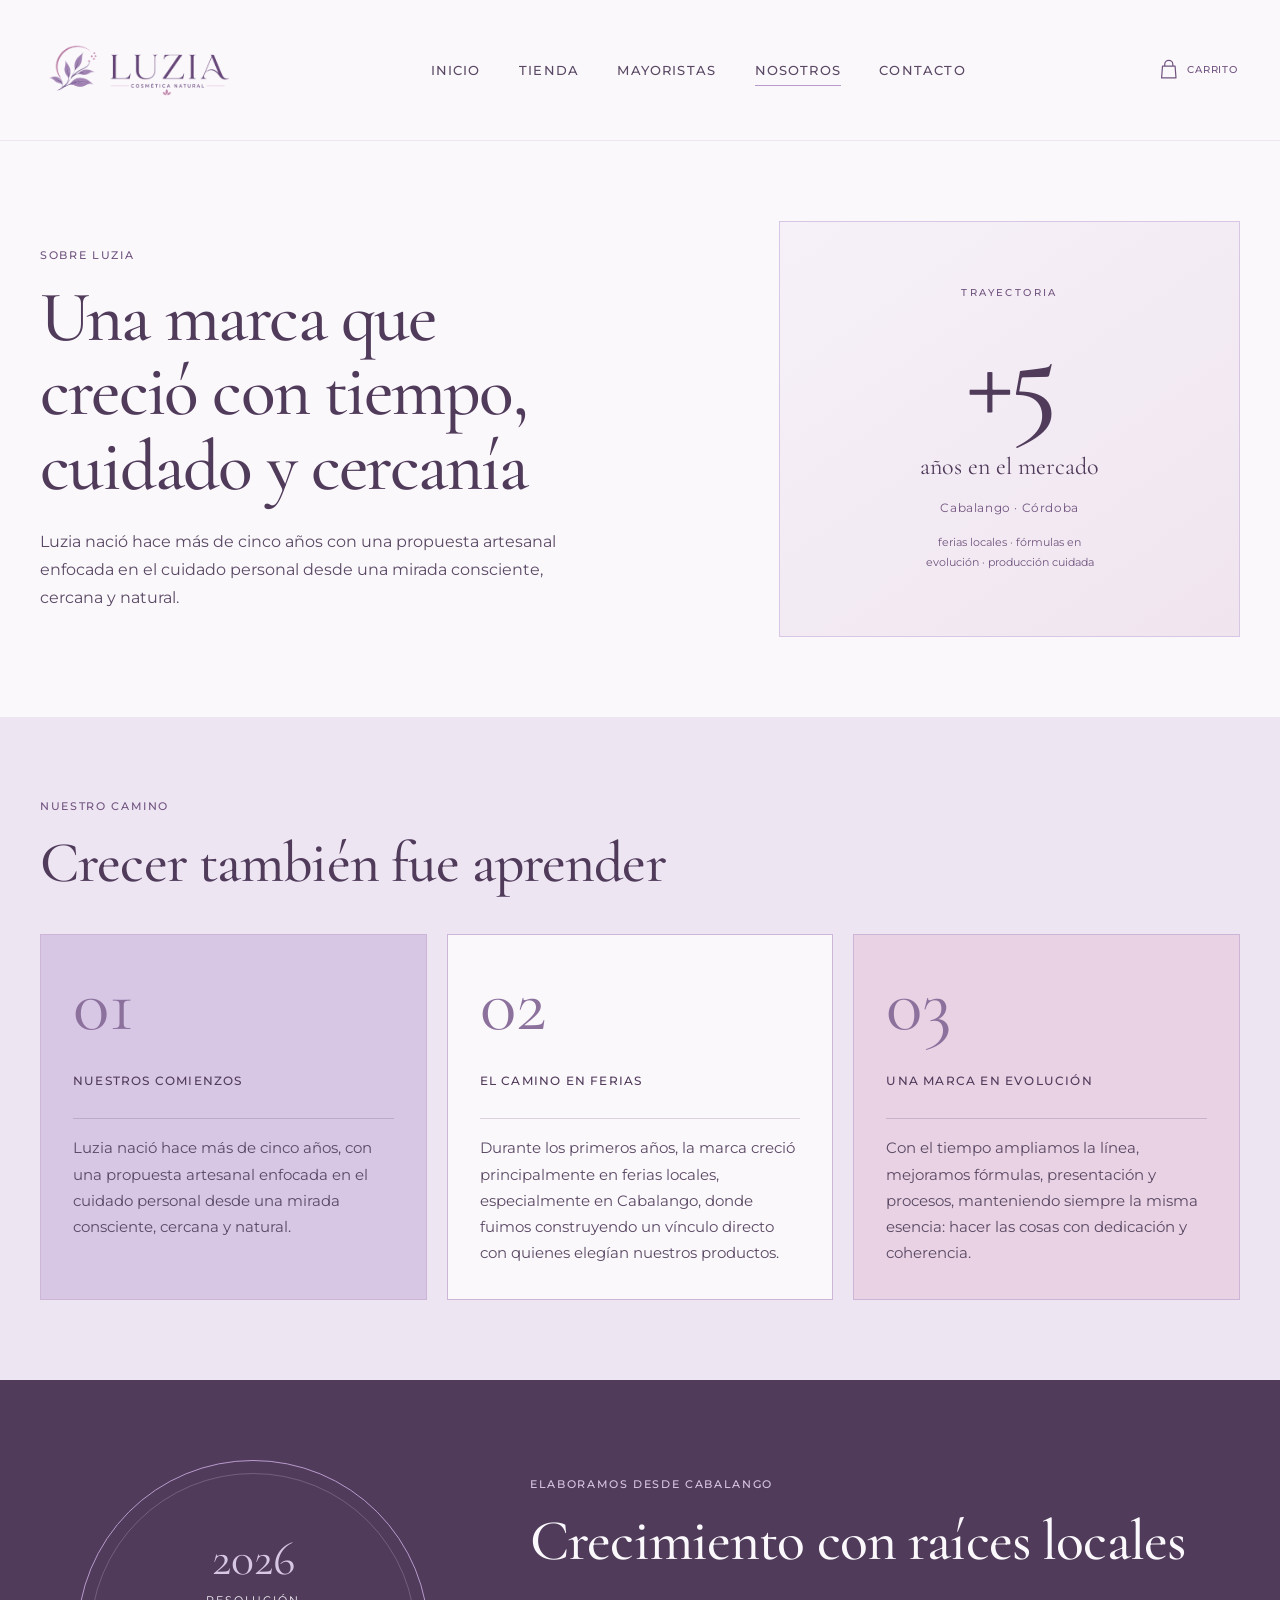
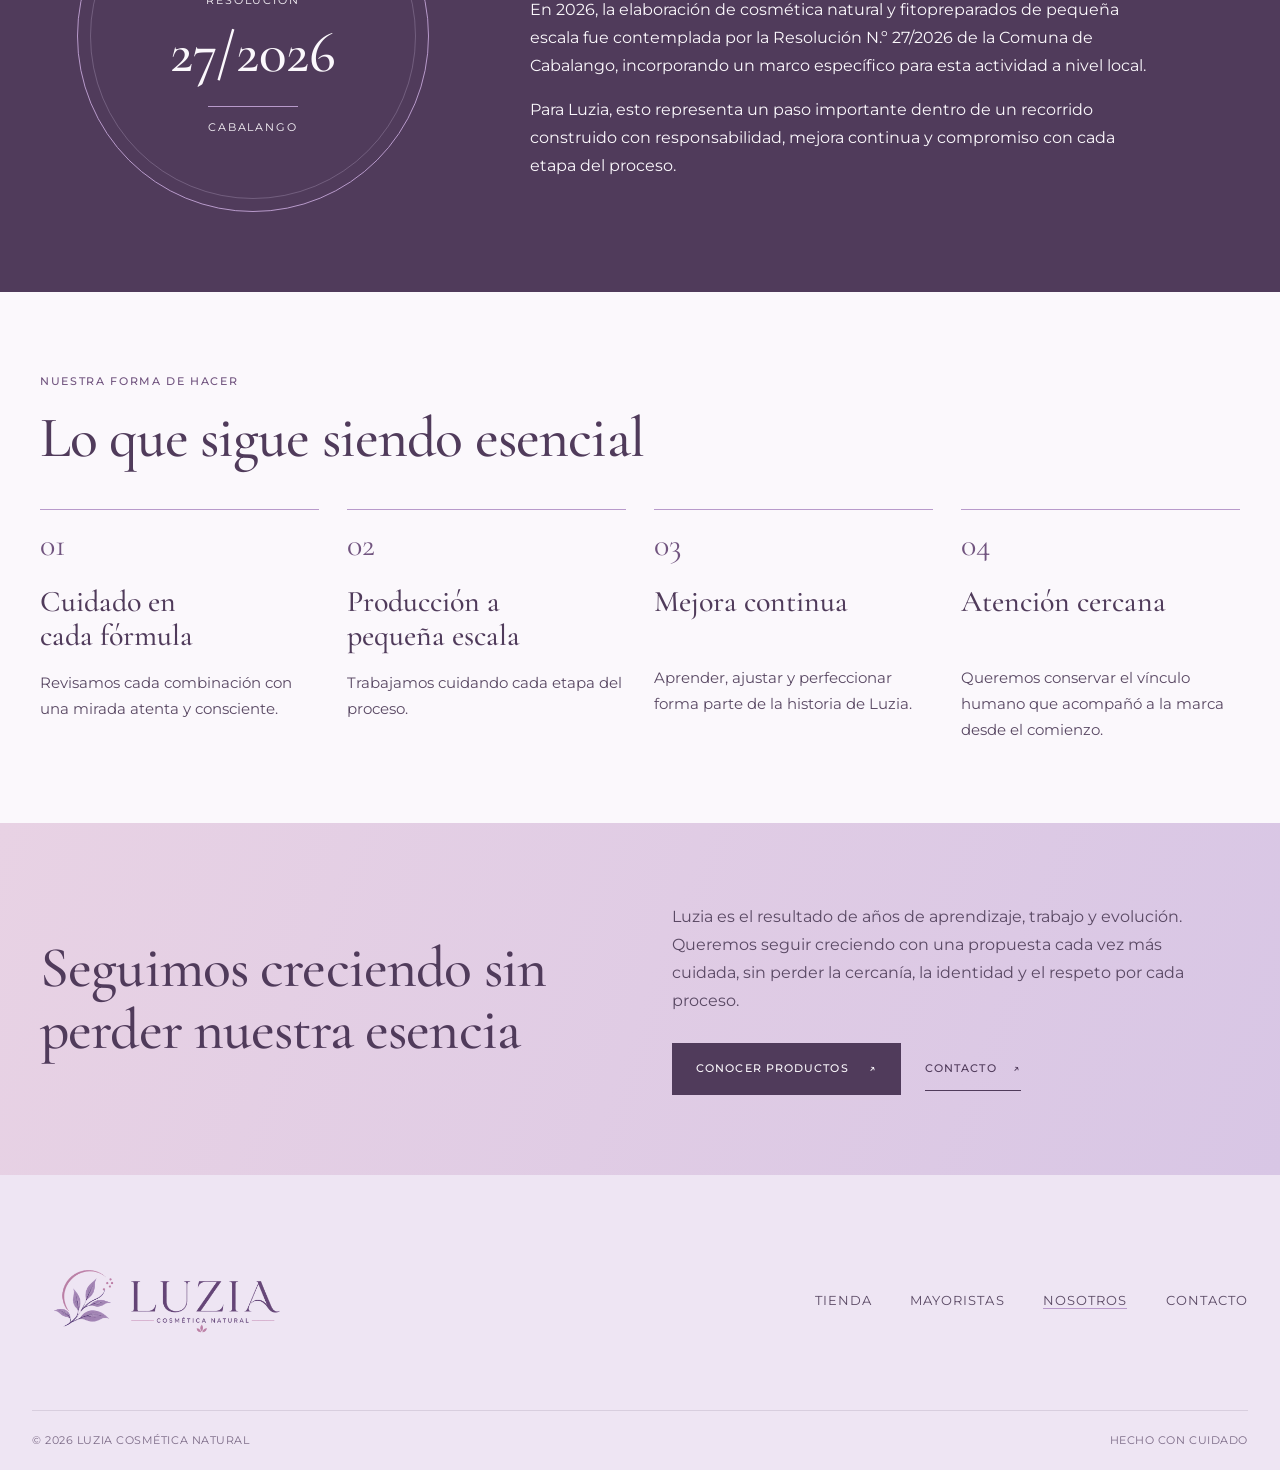
<file: nosotros.html>
<!doctype html>
<html lang="es">
<head>
  <meta charset="utf-8">
  <meta name="viewport" content="width=device-width, initial-scale=1">
  <meta name="description" content="Conocé la historia de Luzia Cosmética Natural: más de cinco años de crecimiento, elaboración a pequeña escala y raíces en Cabalango.">
  <title>Nosotros | Luzia Cosmética Natural</title>
  <link rel="preconnect" href="https://fonts.googleapis.com">
  <link rel="preconnect" href="https://fonts.gstatic.com" crossorigin>
  <link href="https://fonts.googleapis.com/css2?family=Cormorant+Garamond:wght@400;500;600&amp;family=Montserrat:wght@300;400;500&display=swap" rel="stylesheet">
  <link rel="stylesheet" href="css/styles.css">
  <link rel="stylesheet" href="css/responsive.css">
</head>
<body>
  <header class="site-header">
    <div class="container site-header__content">
      <a class="site-logo" href="index.html" aria-label="Luzia Cosmética Natural, inicio"><img src="assets/logo/luzia-logo.png" alt="Luzia Cosmética Natural" width="1024" height="341"></a>
      <button class="menu-toggle" type="button" aria-expanded="false" aria-controls="main-navigation"><span class="menu-toggle__label">Menú</span><span class="menu-toggle__lines" aria-hidden="true"></span></button>
      <nav class="site-nav" id="main-navigation" aria-label="Navegación principal">
        <ul class="site-nav__list">
          <li><a href="index.html">Inicio</a></li>
          <li><a href="productos.html">Tienda</a></li>
          <li><a href="mayoristas.html">Mayoristas</a></li>
          <li><a href="nosotros.html" aria-current="page">Nosotros</a></li>
          <li><a href="contacto.html">Contacto</a></li>
        </ul>
      </nav>
      <a class="site-cart" href="carrito.html" aria-label="Ver carrito, 0 productos" data-cart-link>
        <svg viewBox="0 0 24 24" aria-hidden="true" focusable="false"><path d="M7.5 8V6a4.5 4.5 0 0 1 9 0v2M5 8h14l1 13H4L5 8Z"/></svg>
        <span class="site-cart__badge" data-cart-count hidden>0</span>
      </a>
    </div>
  </header>

  <main class="about-v3-main">
    <section class="about-v3-section about-v3-hero" aria-labelledby="about-title">
      <div class="container about-v3-container about-v3-hero__grid">
        <div class="about-v3-hero__copy">
          <p class="about-v3-eyebrow">Sobre Luzia</p>
          <h1 id="about-title">Una marca que creció con tiempo, cuidado y cercanía</h1>
          <p>Luzia nació hace más de cinco años con una propuesta artesanal enfocada en el cuidado personal desde una mirada consciente, cercana y natural.</p>
        </div>
        <div class="about-v3-hero__art" aria-labelledby="trajectory-title">
          <p class="about-v3-hero__kicker" id="trajectory-title">TRAYECTORIA</p>
          <strong class="about-v3-hero__number">+5</strong>
          <p class="about-v3-hero__caption">años en el mercado</p>
          <p class="about-v3-hero__location">Cabalango · Córdoba</p>
          <p class="about-v3-hero__journey">ferias locales · fórmulas en evolución · producción cuidada</p>
        </div>
      </div>
    </section>

    <section class="about-v3-section about-v3-history" aria-labelledby="history-title">
      <div class="container about-v3-container">
        <header class="about-v3-heading"><p class="about-v3-eyebrow">Nuestro camino</p><h2 id="history-title">Crecer también fue aprender</h2></header>
        <div class="about-v3-history__grid">
          <article class="about-v3-history__card"><span class="about-v3-history__number" aria-hidden="true">01</span><h3>Nuestros comienzos</h3><p>Luzia nació hace más de cinco años, con una propuesta artesanal enfocada en el cuidado personal desde una mirada consciente, cercana y natural.</p></article>
          <article class="about-v3-history__card"><span class="about-v3-history__number" aria-hidden="true">02</span><h3>El camino en ferias</h3><p>Durante los primeros años, la marca creció principalmente en ferias locales, especialmente en Cabalango, donde fuimos construyendo un vínculo directo con quienes elegían nuestros productos.</p></article>
          <article class="about-v3-history__card"><span class="about-v3-history__number" aria-hidden="true">03</span><h3>Una marca en evolución</h3><p>Con el tiempo ampliamos la línea, mejoramos fórmulas, presentación y procesos, manteniendo siempre la misma esencia: hacer las cosas con dedicación y coherencia.</p></article>
        </div>
      </div>
    </section>

    <section class="about-v3-section about-v3-roots" aria-labelledby="roots-title">
      <div class="container about-v3-container about-v3-roots__grid">
        <div class="about-v3-roots__badge" aria-label="2026, Resolución 27/2026, Cabalango"><span class="about-v3-roots__year">2026</span><span class="about-v3-roots__label">Resolución</span><strong>27/2026</strong><span class="about-v3-roots__place">Cabalango</span></div>
        <div class="about-v3-roots__copy">
          <p class="about-v3-eyebrow">Elaboramos desde Cabalango</p>
          <h2 id="roots-title">Crecimiento con raíces locales</h2>
          <p>En 2026, la elaboración de cosmética natural y fitopreparados de pequeña escala fue contemplada por la Resolución N.º 27/2026 de la Comuna de Cabalango, incorporando un marco específico para esta actividad a nivel local.</p>
          <p>Para Luzia, esto representa un paso importante dentro de un recorrido construido con responsabilidad, mejora continua y compromiso con cada etapa del proceso.</p>
        </div>
      </div>
    </section>

    <section class="about-v3-section about-v3-values" aria-labelledby="values-title">
      <div class="container about-v3-container">
        <header class="about-v3-heading"><p class="about-v3-eyebrow">Nuestra forma de hacer</p><h2 id="values-title">Lo que sigue siendo esencial</h2></header>
        <div class="about-v3-values__grid">
          <article class="about-v3-value"><span class="about-v3-value__number" aria-hidden="true">01</span><h3>Cuidado en cada fórmula</h3><p>Revisamos cada combinación con una mirada atenta y consciente.</p></article>
          <article class="about-v3-value"><span class="about-v3-value__number" aria-hidden="true">02</span><h3>Producción a pequeña escala</h3><p>Trabajamos cuidando cada etapa del proceso.</p></article>
          <article class="about-v3-value"><span class="about-v3-value__number" aria-hidden="true">03</span><h3>Mejora continua</h3><p>Aprender, ajustar y perfeccionar forma parte de la historia de Luzia.</p></article>
          <article class="about-v3-value"><span class="about-v3-value__number" aria-hidden="true">04</span><h3>Atención cercana</h3><p>Queremos conservar el vínculo humano que acompañó a la marca desde el comienzo.</p></article>
        </div>
      </div>
    </section>

    <section class="about-v3-section about-v3-closing" aria-labelledby="closing-title">
      <div class="container about-v3-container about-v3-closing__grid">
        <h2 id="closing-title">Seguimos creciendo sin perder nuestra esencia</h2>
        <div class="about-v3-closing__copy"><p>Luzia es el resultado de años de aprendizaje, trabajo y evolución. Queremos seguir creciendo con una propuesta cada vez más cuidada, sin perder la cercanía, la identidad y el respeto por cada proceso.</p><div class="about-v3-actions"><a class="about-v3-button" href="productos.html">Conocer productos <span aria-hidden="true">↗</span></a><a class="about-v3-link" href="contacto.html">Contacto <span aria-hidden="true">↗</span></a></div></div>
      </div>
    </section>
  </main>

  <footer class="site-footer">
    <div class="container site-footer__main">
      <a class="site-logo site-logo--footer" href="index.html" aria-label="Luzia Cosmética Natural, inicio"><img src="assets/logo/luzia-logo.png" alt="Luzia Cosmética Natural" width="1024" height="341"></a>
      <nav aria-label="Navegación del pie de página"><ul class="footer-nav"><li><a href="productos.html">Tienda</a></li><li><a href="mayoristas.html">Mayoristas</a></li><li><a href="nosotros.html" aria-current="page">Nosotros</a></li><li><a href="contacto.html">Contacto</a></li></ul></nav>
    </div>
    <div class="container site-footer__bottom"><p>&copy; <span data-current-year></span> Luzia Cosmética Natural</p><p>Hecho con cuidado</p></div>
  </footer>
  <script src="js/carrito-store.js"></script>
  <script src="js/main.js"></script>
</body>
</html>
</file>
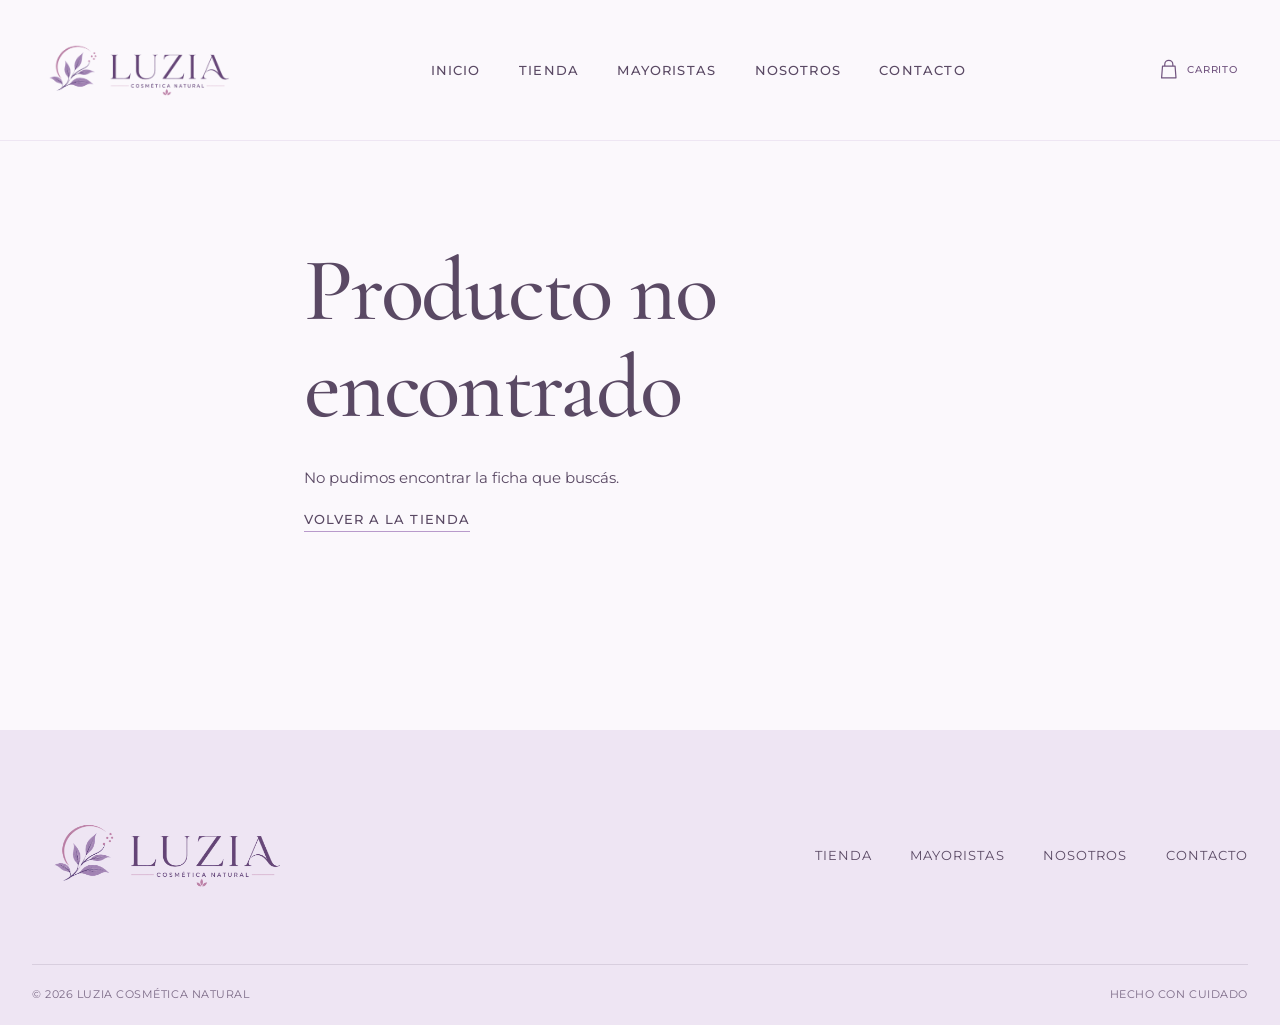
<file: producto.html>
<!doctype html>
<html lang="es">
<head>
  <meta charset="utf-8">
  <meta name="viewport" content="width=device-width, initial-scale=1">
  <meta name="description" content="Detalle de producto de cosmética natural.">
  <title>Detalle del producto | Luzia Cosmética Natural</title>
  <link rel="preconnect" href="https://fonts.googleapis.com">
  <link rel="preconnect" href="https://fonts.gstatic.com" crossorigin>
  <link href="https://fonts.googleapis.com/css2?family=Cormorant+Garamond:wght@400;500;600&family=Montserrat:wght@300;400;500&display=swap" rel="stylesheet">
  <link rel="stylesheet" href="css/styles.css">
  <link rel="stylesheet" href="css/responsive.css">
</head>
<body>
  <header class="site-header">
    <div class="container site-header__content">
      <a class="site-logo" href="index.html" aria-label="Luzia Cosmética Natural, inicio"><img src="assets/logo/luzia-logo.png" alt="Luzia Cosmética Natural" width="1024" height="341"></a>
      <button class="menu-toggle" type="button" aria-expanded="false" aria-controls="main-navigation"><span class="menu-toggle__label">Menú</span><span class="menu-toggle__lines" aria-hidden="true"></span></button>
      <nav class="site-nav" id="main-navigation" aria-label="Navegación principal">
        <ul class="site-nav__list">
          <li><a href="index.html">Inicio</a></li>
          <li><a href="productos.html">Tienda</a></li>
          <li><a href="mayoristas.html">Mayoristas</a></li>
          <li><a href="nosotros.html">Nosotros</a></li>
          <li><a href="contacto.html">Contacto</a></li>
        </ul>
      </nav>
      <a class="site-cart" href="carrito.html" aria-label="Ver carrito, 0 productos" data-cart-link>
        <svg viewBox="0 0 24 24" aria-hidden="true" focusable="false"><path d="M7.5 8V6a4.5 4.5 0 0 1 9 0v2M5 8h14l1 13H4L5 8Z"/></svg>
        <span class="site-cart__badge" data-cart-count hidden>0</span>
      </a>
    </div>
  </header>

  <main class="product-detail page-content">
    <article class="container product-detail__layout" id="producto-detalle" aria-live="polite" aria-busy="true">
      <p class="loading-message">Cargando producto...</p>
    </article>
  </main>

  <footer class="site-footer">
    <div class="container site-footer__main"><a class="site-logo site-logo--footer" href="index.html" aria-label="Luzia Cosmética Natural, inicio"><img src="assets/logo/luzia-logo.png" alt="Luzia Cosmética Natural" width="1024" height="341"></a><nav aria-label="Navegación del pie de página"><ul class="footer-nav"><li><a href="productos.html">Tienda</a></li><li><a href="mayoristas.html">Mayoristas</a></li><li><a href="nosotros.html">Nosotros</a></li><li><a href="contacto.html">Contacto</a></li></ul></nav></div>
    <div class="container site-footer__bottom"><p>&copy; <span data-current-year></span> Luzia Cosmética Natural</p><p>Hecho con cuidado</p></div>
  </footer>
  <script src="js/carrito-store.js"></script>
  <script src="js/main.js"></script>
  <script src="js/producto.js"></script>
</body>
</html>
</file>
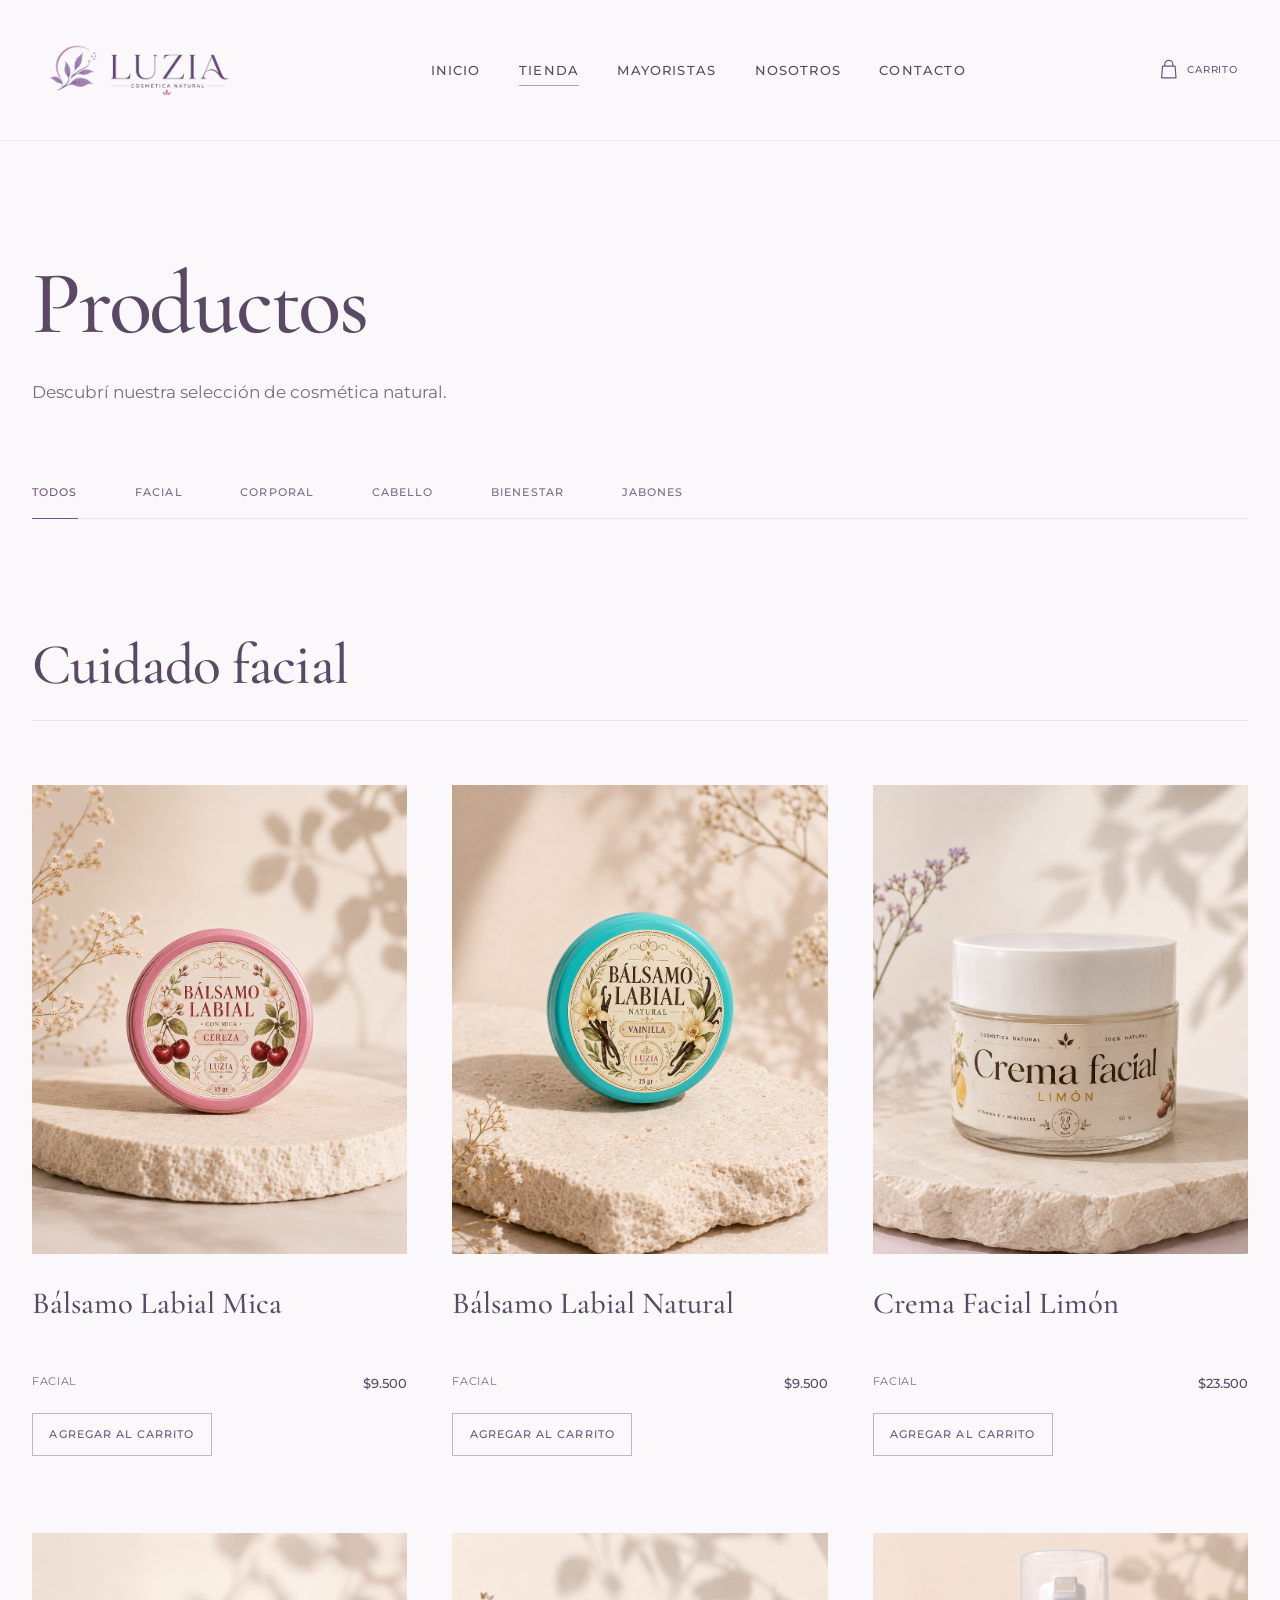
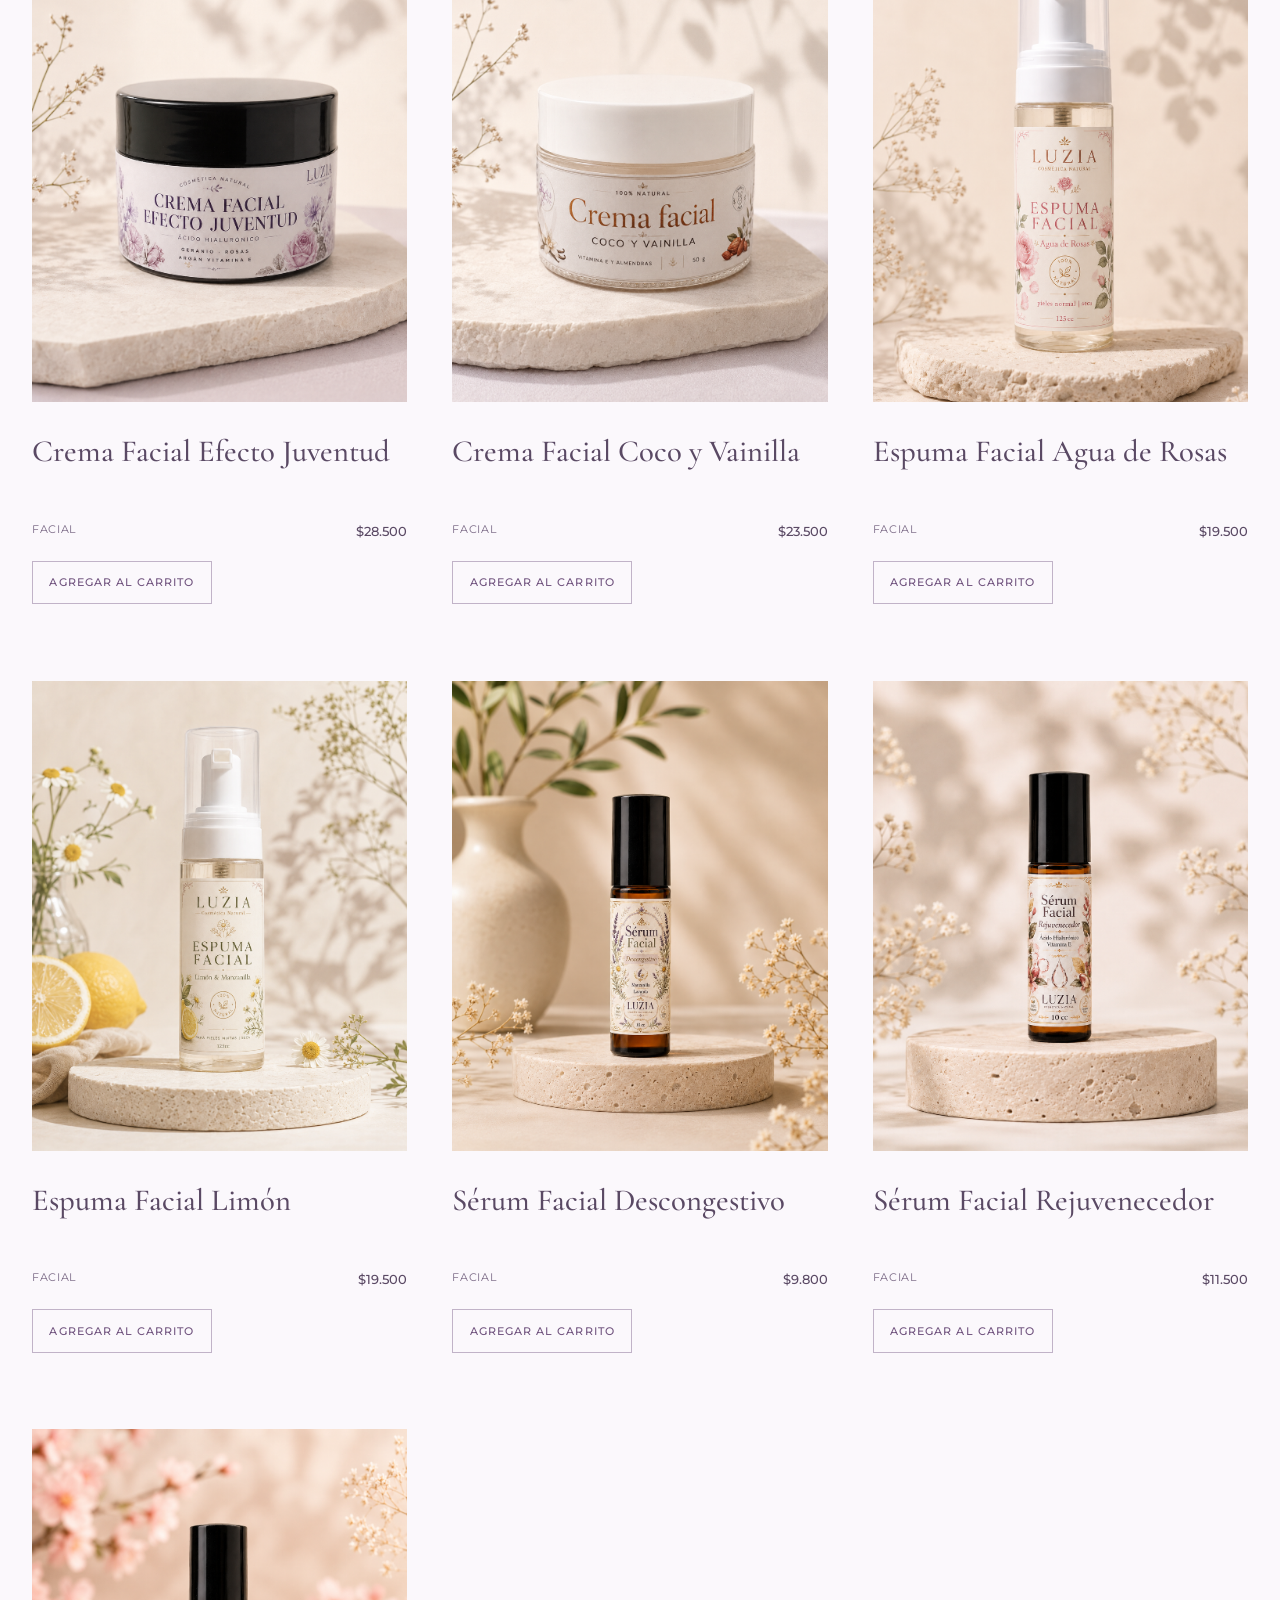
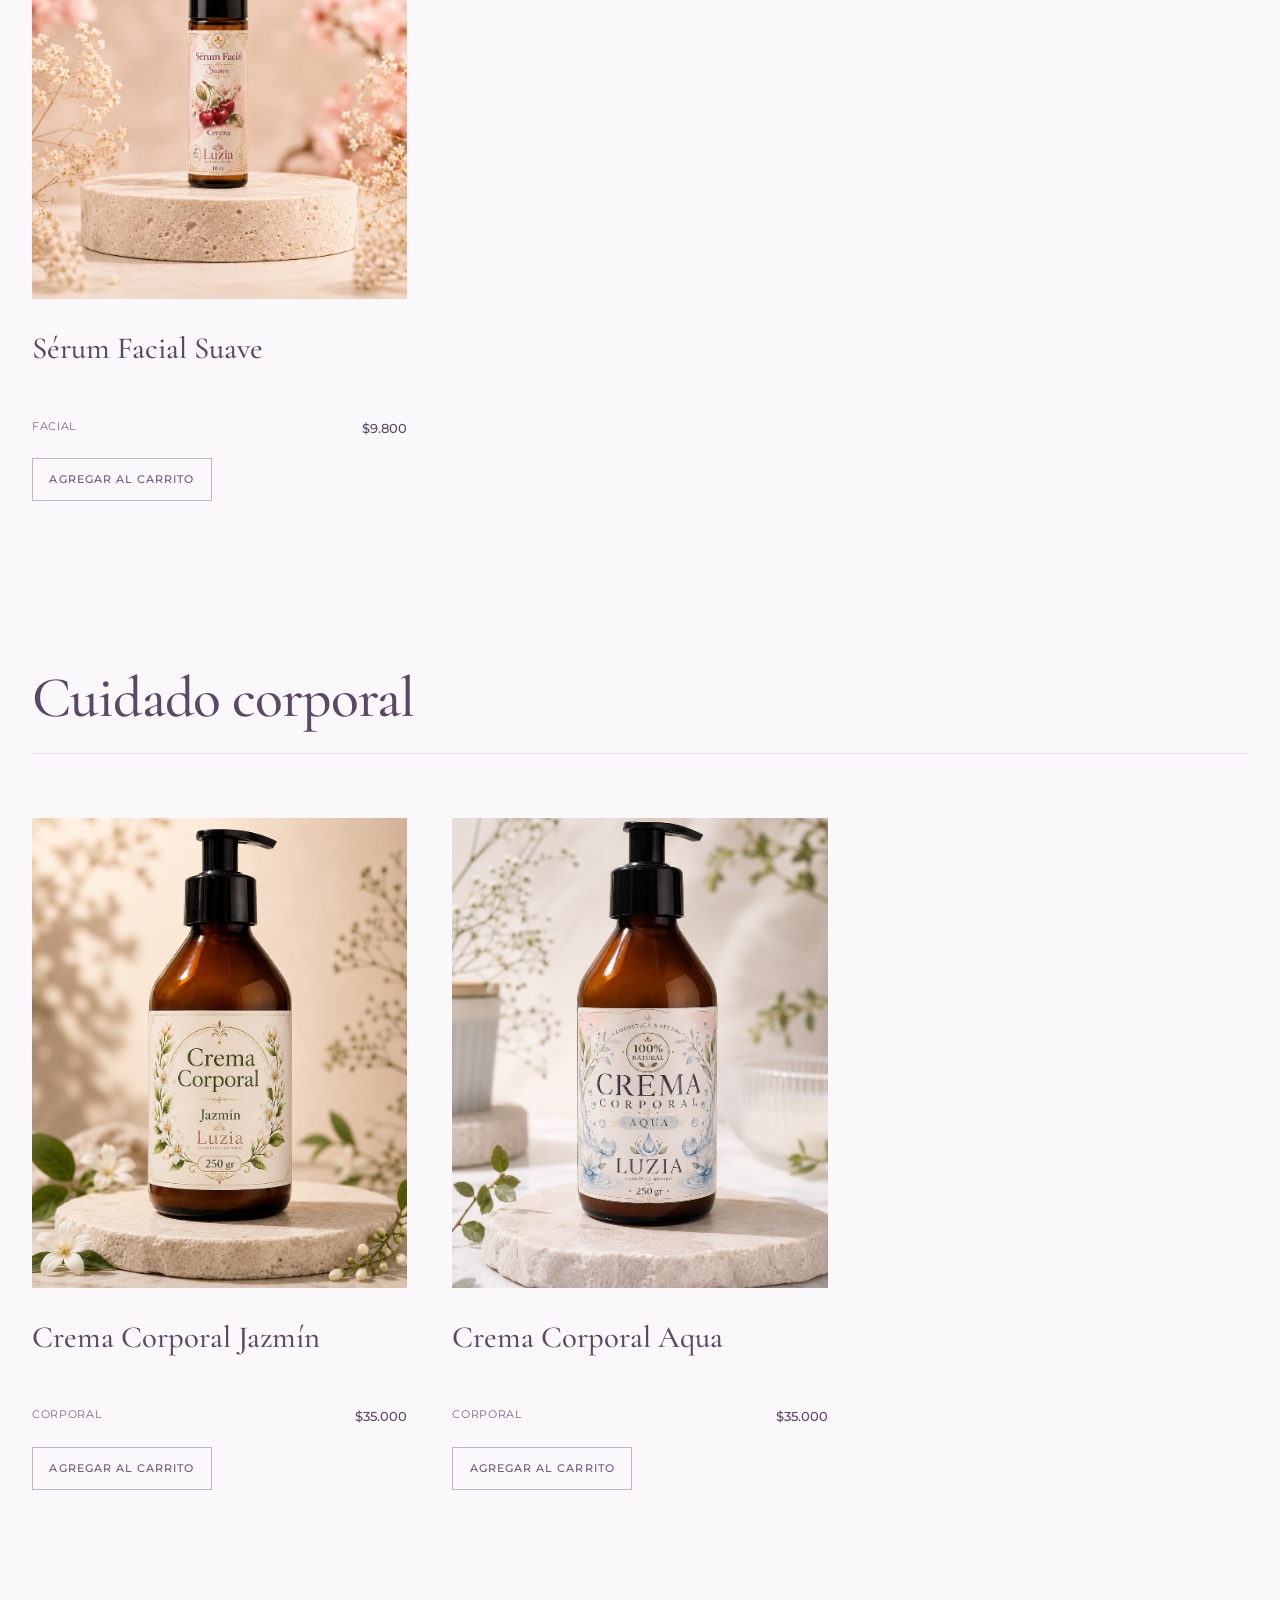
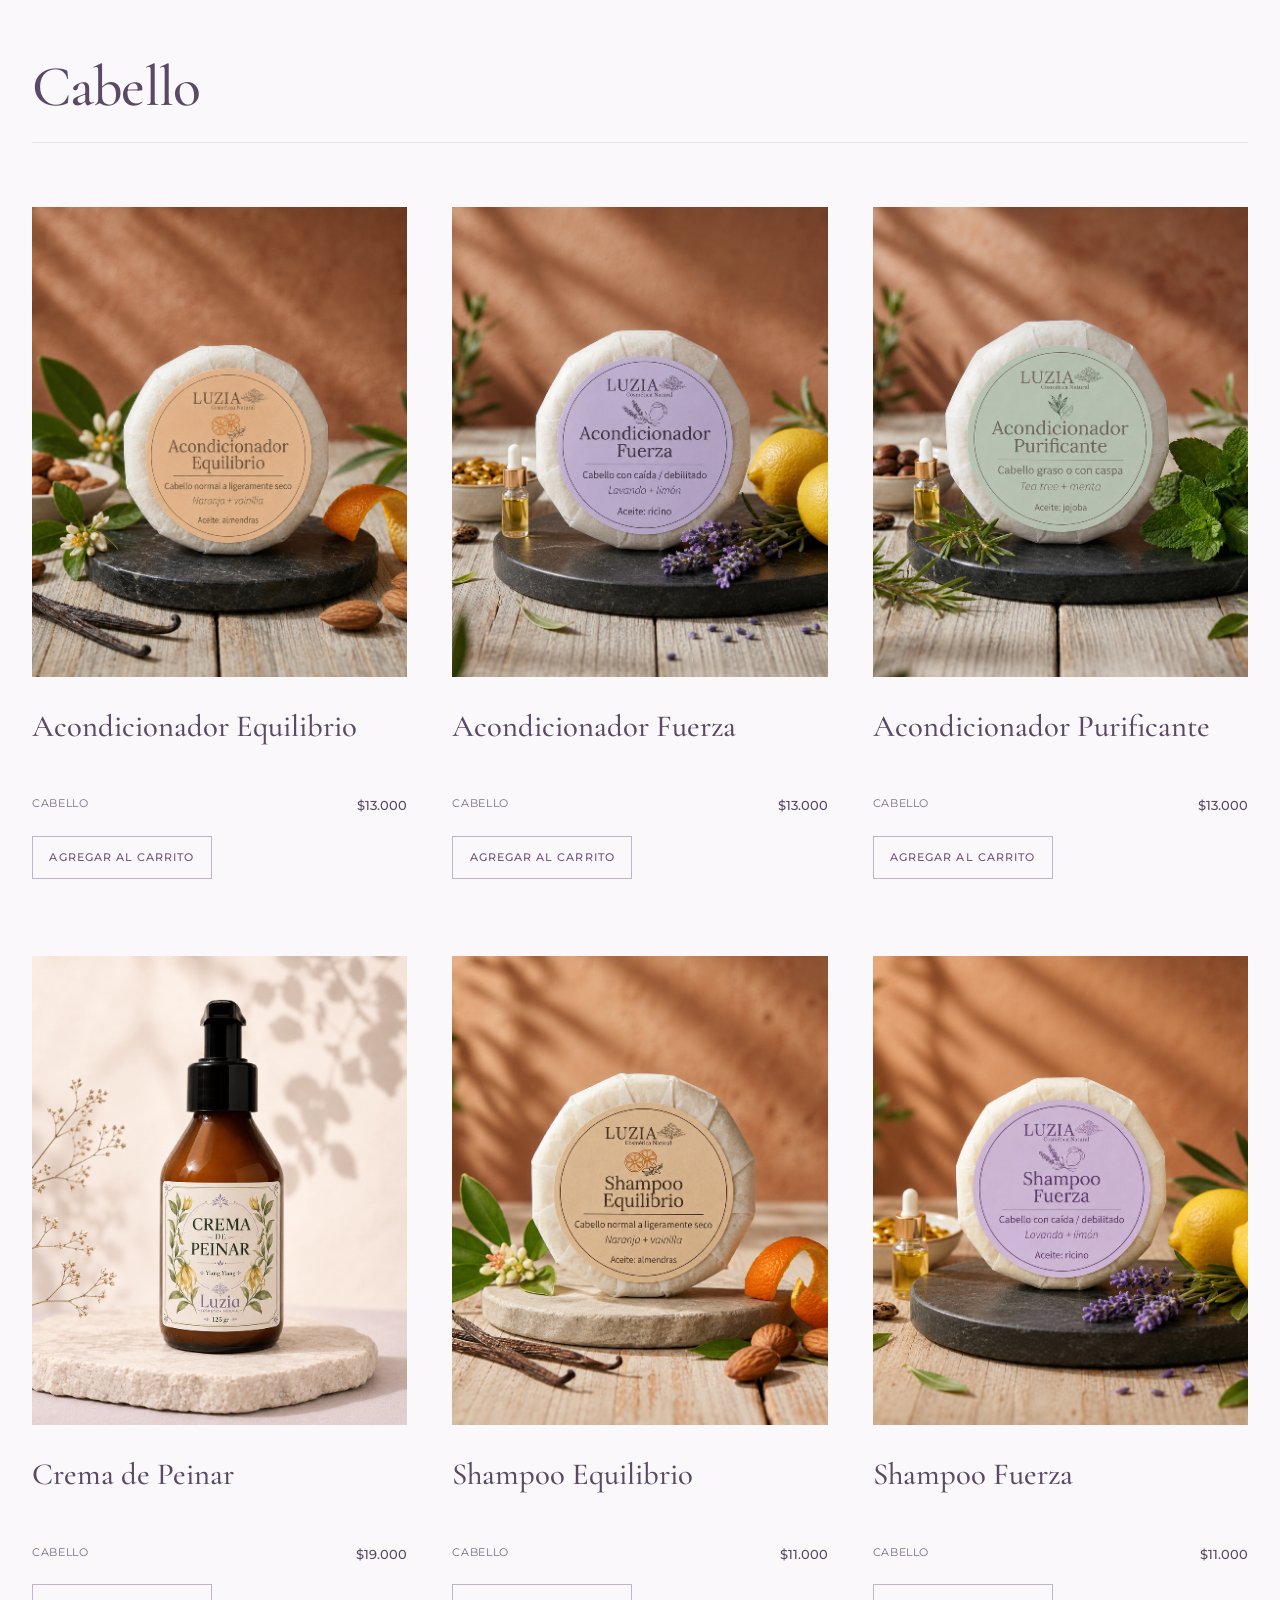
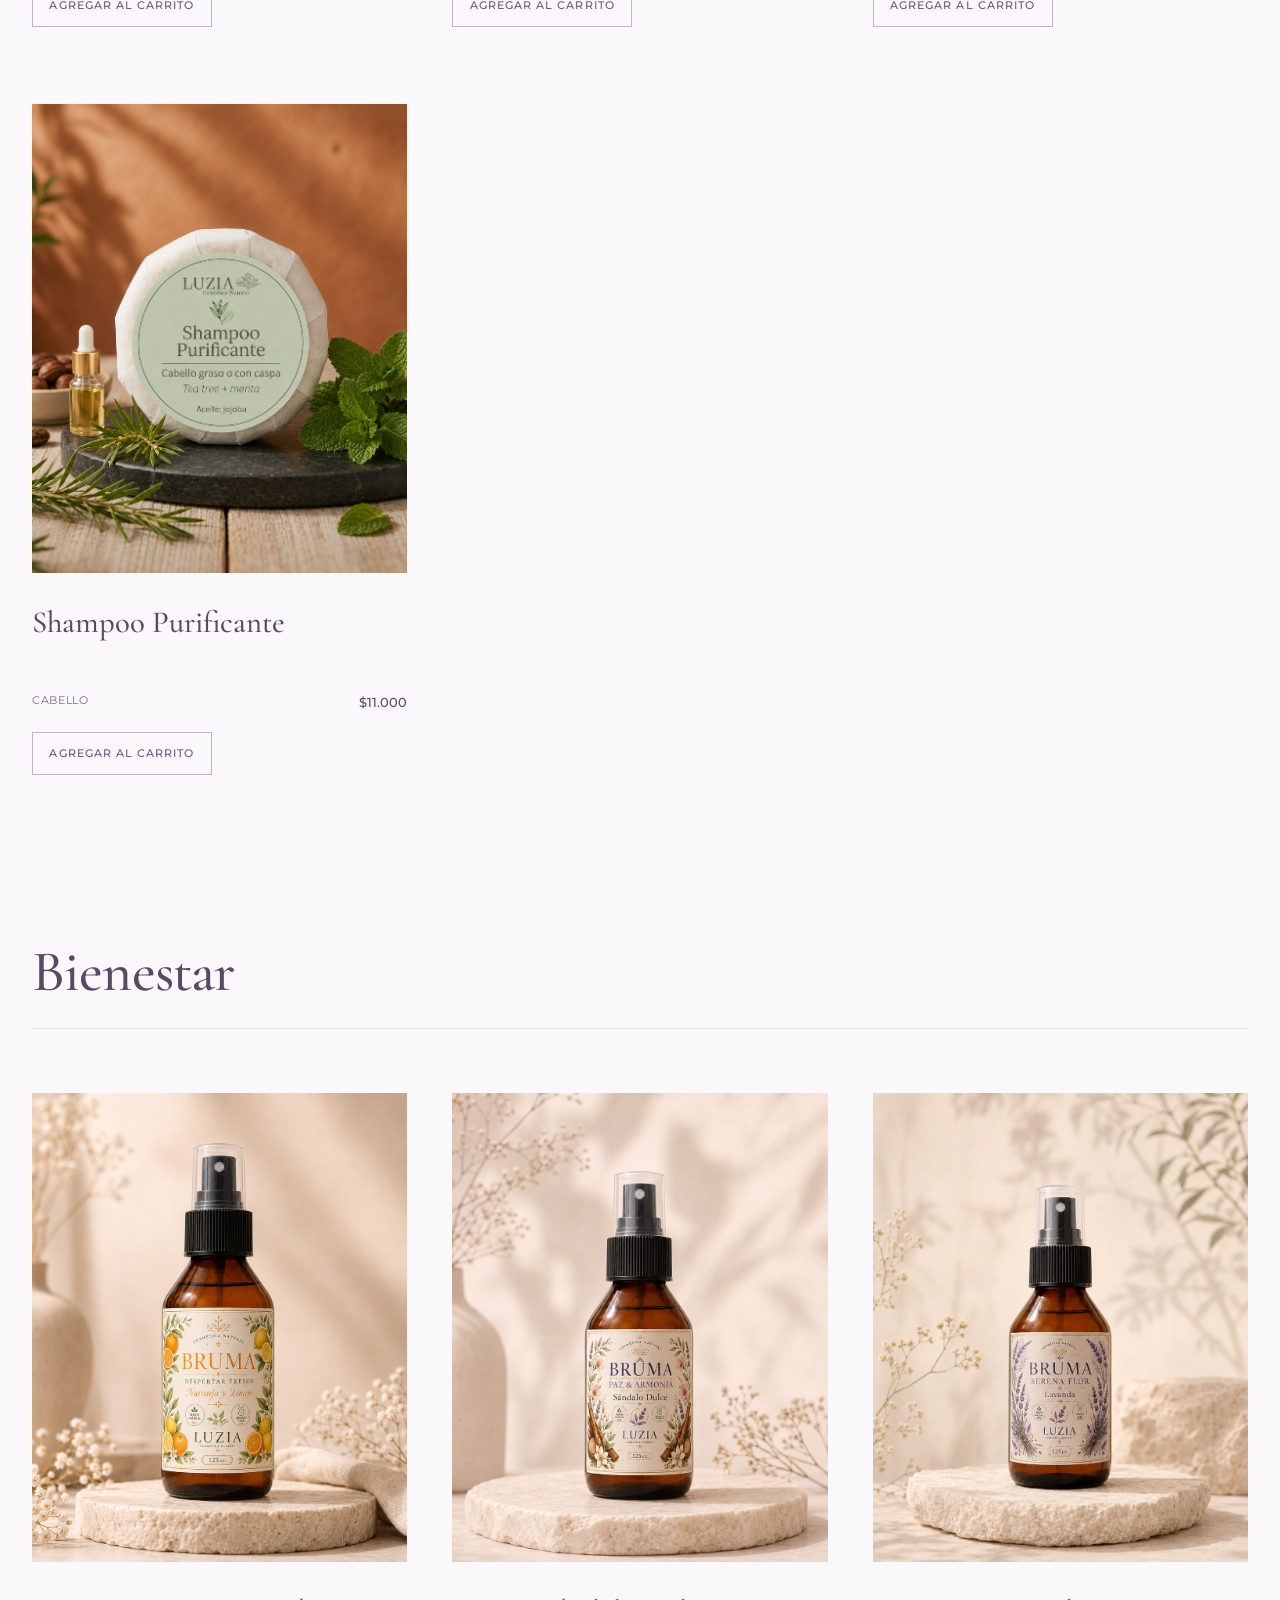
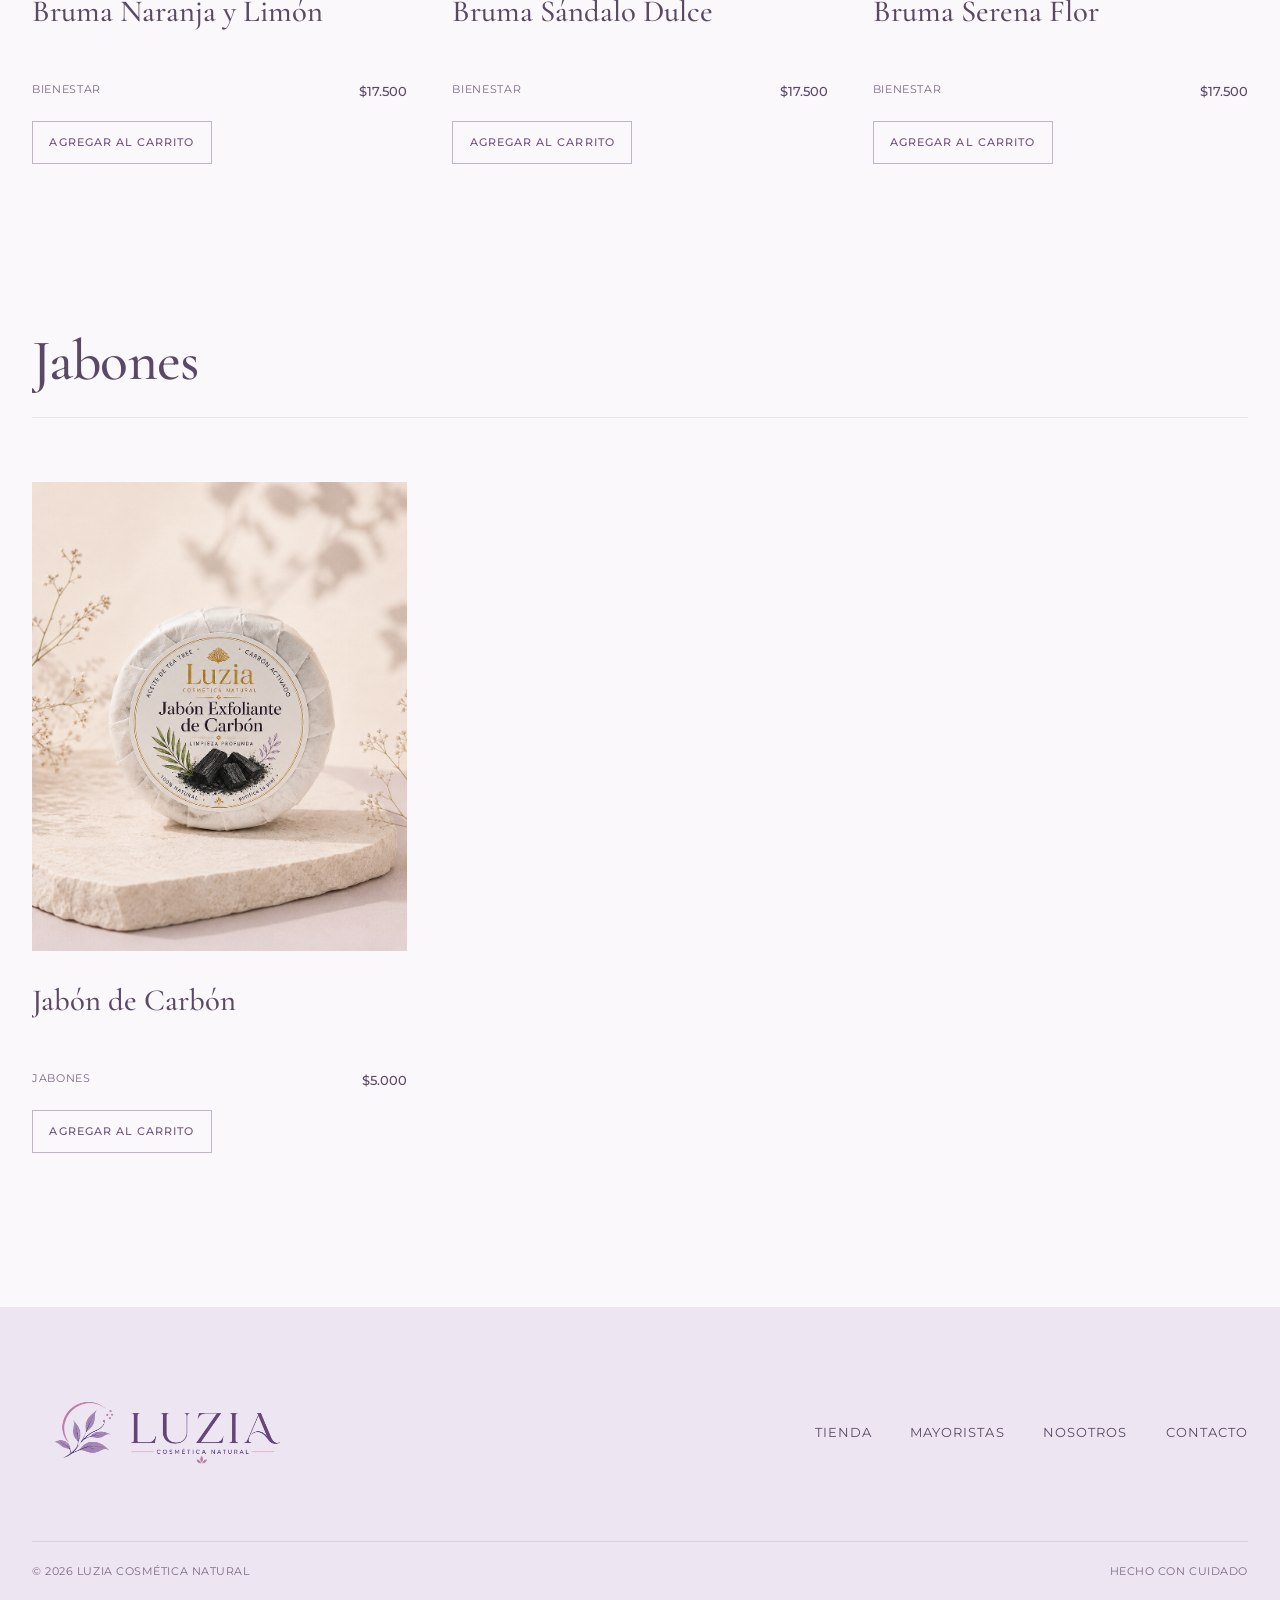
<file: productos.html>
<!doctype html>
<html lang="es">
<head>
  <meta charset="utf-8">
  <meta name="viewport" content="width=device-width, initial-scale=1">
  <meta name="description" content="Catálogo de productos de cosmética natural.">
  <title>Productos | Luzia Cosmética Natural</title>
  <link rel="preconnect" href="https://fonts.googleapis.com">
  <link rel="preconnect" href="https://fonts.gstatic.com" crossorigin>
  <link href="https://fonts.googleapis.com/css2?family=Cormorant+Garamond:wght@400;500;600&family=Montserrat:wght@300;400;500&display=swap" rel="stylesheet">
  <link rel="stylesheet" href="css/styles.css">
  <link rel="stylesheet" href="css/responsive.css">
</head>
<body class="shop-page">
  <header class="site-header">
    <div class="container site-header__content">
      <a class="site-logo" href="index.html" aria-label="Luzia Cosmética Natural, inicio"><img src="assets/logo/luzia-logo.png" alt="Luzia Cosmética Natural" width="1024" height="341"></a>
      <button class="menu-toggle" type="button" aria-expanded="false" aria-controls="main-navigation"><span class="menu-toggle__label">Menú</span><span class="menu-toggle__lines" aria-hidden="true"></span></button>
      <nav class="site-nav" id="main-navigation" aria-label="Navegación principal">
        <ul class="site-nav__list">
          <li><a href="index.html">Inicio</a></li>
          <li><a href="productos.html" aria-current="page">Tienda</a></li>
          <li><a href="mayoristas.html">Mayoristas</a></li>
          <li><a href="nosotros.html">Nosotros</a></li>
          <li><a href="contacto.html">Contacto</a></li>
        </ul>
      </nav>
      <a class="site-cart" href="carrito.html" aria-label="Ver carrito, 0 productos" data-cart-link>
        <svg viewBox="0 0 24 24" aria-hidden="true" focusable="false"><path d="M7.5 8V6a4.5 4.5 0 0 1 9 0v2M5 8h14l1 13H4L5 8Z"/></svg>
        <span class="site-cart__badge" data-cart-count hidden>0</span>
      </a>
    </div>
  </header>

  <main class="container page-content shop-catalog">
    <header class="page-heading shop-heading">
      <h1>Productos</h1>
      <p>Descubrí nuestra selección de cosmética natural.</p>
    </header>
    <aside class="need-context" data-need-context hidden aria-live="polite">
      <div>
        <p class="eyebrow">Selección para vos</p>
        <h2 data-need-title></h2>
      </div>
      <a class="text-link" href="productos.html">Ver todos los productos</a>
    </aside>
    <nav class="shop-filters" aria-label="Filtrar productos por categoría">
      <div class="shop-filters__list" role="group" aria-label="Categorías">
        <button class="shop-filter is-active" type="button" data-category="Todos" aria-pressed="true">Todos</button>
        <button class="shop-filter" type="button" data-category="Facial" aria-pressed="false">Facial</button>
        <button class="shop-filter" type="button" data-category="Corporal" aria-pressed="false">Corporal</button>
        <button class="shop-filter" type="button" data-category="Cabello" aria-pressed="false">Cabello</button>
        <button class="shop-filter" type="button" data-category="Bienestar" aria-pressed="false">Bienestar</button>
        <button class="shop-filter" type="button" data-category="Jabones" aria-pressed="false">Jabones</button>
      </div>
    </nav>
    <section class="shop-results" aria-labelledby="catalog-title">
      <h2 id="catalog-title" class="visually-hidden">Catálogo</h2>
      <div id="productos-container" class="shop-collections" aria-live="polite" aria-busy="true">
        <p>Cargando productos...</p>
      </div>
    </section>
  </main>

  <footer class="site-footer">
    <div class="container site-footer__main"><a class="site-logo site-logo--footer" href="index.html" aria-label="Luzia Cosmética Natural, inicio"><img src="assets/logo/luzia-logo.png" alt="Luzia Cosmética Natural" width="1024" height="341"></a><nav aria-label="Navegación del pie de página"><ul class="footer-nav"><li><a href="productos.html">Tienda</a></li><li><a href="mayoristas.html">Mayoristas</a></li><li><a href="nosotros.html">Nosotros</a></li><li><a href="contacto.html">Contacto</a></li></ul></nav></div>
    <div class="container site-footer__bottom"><p>&copy; <span data-current-year></span> Luzia Cosmética Natural</p><p>Hecho con cuidado</p></div>
  </footer>
  <script src="js/carrito-store.js"></script>
  <script src="js/main.js"></script>
  <script src="js/productos.js"></script>
</body>
</html>
</file>
<file: css/styles.css>
:root {
  --color-primary: #b89acb;
  --color-lavender: #d8c6e5;
  --color-lilac: #f6f1f8;
  --color-mauve: #e8d2e4;
  --color-cream: #fbf8fc;
  --color-text: #5a4964;
  --color-hero-heading: #574660;
  --color-text-secondary: #7b6a86;
  --color-border: #e7dded;
  --color-primary-deep: #71547f;
  --color-ivory: var(--color-lilac);
  --color-warm-white: var(--color-cream);
  --color-sand: var(--color-lavender);
  --color-blush: var(--color-mauve);
  --color-taupe: var(--color-text-secondary);
  --font-serif: "Cormorant Garamond", Georgia, serif;
  --font-sans: "Montserrat", Arial, sans-serif;
  --text-xs: .6875rem;
  --text-sm: .8125rem;
  --text-base: .9375rem;
  --text-md: 1.0625rem;
  --text-lg: 1.25rem;
  --heading-sm: clamp(1.625rem, 2.4vw, 2.125rem);
  --heading-md: clamp(2.625rem, 4.5vw, 4rem);
  --heading-xl: clamp(3.75rem, 7vw, 6.5rem);
  --content-width: 76rem;
  --space-section: clamp(5.5rem, 10vw, 9rem);
}

*, *::before, *::after { box-sizing: border-box; }
html { scroll-behavior: smooth; }
body { min-height: 100vh; margin: 0; background: var(--color-warm-white); color: var(--color-text); font-family: var(--font-sans); font-size: var(--text-base); font-weight: 400; line-height: 1.75; }
body, button { -webkit-font-smoothing: antialiased; }
main { overflow: hidden; }
a { color: inherit; }
img { display: block; max-width: 100%; }
.container { width: min(calc(100% - 3rem), var(--content-width)); margin-inline: auto; }
.section { padding-block: var(--space-section); }
.eyebrow { margin: 0 0 1.25rem; color: var(--color-taupe); font-size: var(--text-xs); font-weight: 500; letter-spacing: .14em; line-height: 1.6; text-transform: uppercase; }
h1, h2, h3, p { margin-top: 0; }
h1, h2, h3 { font-family: var(--font-serif); font-weight: 500; line-height: 1.08; }
h1 { margin-bottom: 1.75rem; font-size: var(--heading-xl); letter-spacing: -.025em; }
h2 { margin-bottom: 1.5rem; font-size: var(--heading-md); letter-spacing: -.015em; }
.section-heading { margin-bottom: clamp(2.5rem, 5vw, 4.5rem); }
.section-heading--center { text-align: center; }
.section-heading--split { display: flex; align-items: end; justify-content: space-between; }
.section-heading--split h2 { margin-bottom: 0; }
.text-link { display: inline-block; border-bottom: 1px solid var(--color-primary); font-size: var(--text-sm); font-weight: 500; letter-spacing: .08em; text-decoration: none; text-transform: uppercase; transition: opacity .25s ease; }
.text-link:hover { opacity: .6; }

.site-header { position: relative; z-index: 20; border-bottom: 1px solid rgba(184,154,203,.2); background: rgba(251,248,252,.94); }
.site-header__content { display: flex; min-height: 8.75rem; align-items: center; justify-content: space-between; gap: 3rem; }
.site-logo { display: inline-flex; width: clamp(10.5rem, 17vw, 13.5rem); align-items: center; color: var(--color-text); text-decoration: none; }
.site-logo img { width: 100%; height: auto; }
.site-nav__list, .footer-nav { display: flex; margin: 0; padding: 0; gap: clamp(1.5rem, 3vw, 3rem); list-style: none; }
.site-nav a { position: relative; padding-block: .5rem; font-size: var(--text-sm); font-weight: 500; letter-spacing: .09em; text-decoration: none; text-transform: uppercase; }
.site-nav a::after { position: absolute; right: 50%; bottom: 0; left: 50%; height: 1px; background: var(--color-primary); content: ""; transition: left .25s ease, right .25s ease; }
.site-nav a:hover::after, .site-nav a[aria-current="page"]::after { right: 0; left: 0; }
.menu-toggle { display: none; border: 0; background: none; color: inherit; font: inherit; }

.hero { background: var(--color-ivory); }
.hero__layout { position: relative; display: grid; width: 100%; height: clamp(40rem, 74vh, 46rem); align-items: center; overflow: hidden; }
.hero__layout::after { position: absolute; z-index: 1; inset: 0; background: linear-gradient(90deg, rgba(247,243,248,.94) 0%, rgba(248,244,249,.82) 24%, rgba(250,247,250,.48) 39%, rgba(250,247,250,.12) 58%, transparent 72%); content: ""; pointer-events: none; }
.hero__content { position: relative; z-index: 2; width: min(37%, 31rem); margin-left: clamp(3rem, 8.5vw, 9.5rem); padding-block: 2rem; transform: translateY(1rem); }
.hero__content .eyebrow { margin-bottom: 1.65rem; letter-spacing: .17em; }
.hero__content h1 { max-width: 27rem; margin-bottom: 2rem; color: var(--color-hero-heading); font-size: clamp(3.8rem, 5.4vw, 5.8rem); line-height: 1; text-wrap: balance; }
.hero__text { max-width: 24rem; margin-bottom: 2.75rem; color: var(--color-taupe); font-size: var(--text-md); line-height: 1.85; }
.hero .button { padding: .78rem 1.85rem; letter-spacing: .12em; box-shadow: 0 .5rem 1.25rem rgba(90,73,100,.08); }
.hero .button:hover { background: #6d517b; box-shadow: 0 .55rem 1.35rem rgba(90,73,100,.09); transform: none; }
.button { display: inline-block; padding: 1.05rem 1.9rem; background: var(--color-primary-deep); color: var(--color-cream); font-size: var(--text-sm); font-weight: 500; letter-spacing: .09em; text-decoration: none; text-transform: uppercase; box-shadow: 0 .75rem 2rem rgba(90,73,100,.12); transition: background .25s ease, box-shadow .25s ease, transform .25s ease; }
.button:hover { background: var(--color-text); box-shadow: 0 1rem 2.25rem rgba(90,73,100,.18); transform: translateY(-2px); }
.visual-placeholder { position: relative; min-height: 36rem; overflow: hidden; background: var(--color-blush); }
.hero__visual { position: absolute; inset: 0; margin: 0; background: var(--color-lilac); }
.hero__visual::after { position: absolute; inset: 0; background: rgba(248,244,247,.08); content: ""; pointer-events: none; }
.hero__visual img { width: 100%; height: 100%; max-width: none; object-fit: cover; object-position: 52% center; filter: saturate(.9) contrast(.94); }
.placeholder-bottle { position: absolute; bottom: 15%; width: 18%; border: 1px solid rgba(90,73,100,.08); border-radius: 6rem 6rem .35rem .35rem; background: #c4a9d3; box-shadow: 0 1.5rem 3rem rgba(90,73,100,.1); }
.placeholder-bottle::before { position: absolute; top: 30%; left: 16%; width: 68%; height: 25%; background: rgba(255,254,253,.72); content: ""; }
.placeholder-bottle::after { position: absolute; top: -9%; left: 30%; width: 40%; height: 10%; background: var(--color-primary-deep); content: ""; }
.placeholder-bottle--tall { left: 36%; height: 43%; }
.placeholder-bottle--short { right: 27%; height: 29%; background: #eadff0; }
.visual-placeholder__caption { position: absolute; right: 2rem; bottom: 1.5rem; font-family: var(--font-serif); font-size: 1rem; font-style: italic; }

.category-grid { display: grid; grid-template-columns: repeat(3, 1fr); gap: clamp(1.5rem, 3vw, 3.5rem); }
.category { display: grid; grid-template-columns: 1fr auto; align-items: baseline; color: inherit; text-decoration: none; }
.category:focus-visible { outline: 1px solid var(--color-primary-deep); outline-offset: .45rem; }
.category__image { position: relative; grid-column: 1 / -1; aspect-ratio: 4 / 5; margin-bottom: 1.5rem; overflow: hidden; }
.category__name { font-family: var(--font-serif); font-size: var(--heading-sm); font-weight: 500; line-height: 1.2; }
.category__link { border-bottom: 1px solid var(--color-primary); font-size: var(--text-xs); font-weight: 500; letter-spacing: .09em; text-transform: uppercase; }

.featured { background: var(--color-ivory); }
.product-grid { display: grid; grid-template-columns: repeat(3, minmax(0, 1fr)); gap: clamp(1.5rem, 3vw, 3.25rem); }
.product-card { display: flex; min-width: 0; height: 100%; flex-direction: column; opacity: 0; transform: translateY(12px); transition: opacity 700ms ease var(--reveal-delay, 0ms), transform 700ms cubic-bezier(.22,.61,.36,1) var(--reveal-delay, 0ms); }
.product-card.is-visible { opacity: 1; transform: translateY(0); }
.product-card__link { display: flex; flex: 1; flex-direction: column; color: inherit; text-decoration: none; }
.product-card__link:focus-visible { outline: 1px solid var(--color-primary-deep); outline-offset: .45rem; }
.product-card__visual { position: relative; display: grid; aspect-ratio: 4 / 5; margin-bottom: clamp(1.5rem, 2.5vw, 2rem); place-items: center; overflow: hidden; }
.product-card__shape { display: block; width: 24%; height: 43%; border: 1px solid rgba(90,73,100,.08); border-radius: 5rem 5rem .4rem .4rem; background: rgba(251,248,252,.68); box-shadow: 0 1rem 2rem rgba(90,73,100,.08); }
.product-card__shape::after { display: block; width: 72%; height: 20%; margin: 56% auto 0; background: rgba(184,154,203,.48); content: ""; }
.product-card h3 { min-height: 2.4em; margin: 0 0 .75rem; font-size: var(--heading-sm); line-height: 1.2; }
.product-card__meta { display: flex; min-height: 1.3rem; align-items: start; justify-content: space-between; gap: 1rem; }
.product-card__category { margin: 0; color: var(--color-taupe); font-size: var(--text-xs); letter-spacing: .06em; text-transform: uppercase; }
.product-card__price { margin: 0; font-size: var(--text-sm); font-weight: 500; white-space: nowrap; }
.product-card__actions { display: flex; margin-top: 1.15rem; }
.product-card__add { width: 11.25rem; min-height: 2.7rem; padding: .68rem 1rem; border: 1px solid rgba(113,84,127,.42); background: transparent; color: var(--color-primary-deep); cursor: pointer; font-family: var(--font-sans); font-size: .66rem; font-weight: 500; letter-spacing: .1em; text-align: center; text-transform: uppercase; transition: background .22s ease, color .22s ease, border-color .22s ease, transform .18s ease; }
.product-card__add:hover { border-color: var(--color-primary-deep); background: var(--color-primary-deep); color: var(--color-cream); }
.product-card__add:focus-visible { outline: 2px solid var(--color-primary-deep); outline-offset: 3px; }
.product-card__add:active { transform: translateY(1px); }
.product-card__add.is-added, .product-card__add:disabled { border-color: var(--color-primary); background: var(--color-lilac); color: var(--color-primary-deep); cursor: default; }
.product-card__overlay { position: absolute; z-index: 3; inset: 0; display: flex; align-items: flex-end; padding: clamp(1.35rem, 2.5vw, 2rem); background: linear-gradient(to bottom, rgba(247,243,248,0) 0%, rgba(247,243,248,0) 52%, rgba(247,243,248,.025) 60%, rgba(247,243,248,.09) 68%, rgba(248,244,249,.3) 80%, rgba(248,244,249,.72) 100%); opacity: 0; pointer-events: none; transition: opacity 720ms cubic-bezier(.22,.61,.36,1); }
.product-card__overlay-content { width: 100%; color: var(--color-primary-deep); opacity: 0; transform: translateY(8px); transition: opacity 620ms ease 110ms, transform 680ms cubic-bezier(.22,.61,.36,1) 110ms; }
.product-card__description { display: -webkit-box; margin: 0 0 .75rem; overflow: hidden; color: #685873; font-family: var(--font-sans); font-size: clamp(.72rem, 1vw, .8rem); line-height: 1.65; -webkit-box-orient: vertical; -webkit-line-clamp: 2; }
.product-card__cta { display: inline-block; padding-bottom: .12rem; border-bottom: 1px solid rgba(113,84,127,.38); font-family: var(--font-sans); font-size: .75rem; font-weight: 500; letter-spacing: .1em; line-height: 1.5; }
.loading-message { grid-column: 1 / -1; text-align: center; }
/* Bloque mayorista compartido con Inicio: conservar su apariencia. */
.wholesale-teaser { position: relative; overflow: hidden; isolation: isolate; background: var(--color-warm-white); }
.wholesale-teaser::before { position: absolute; z-index: -2; inset: 12% -5% 8% 48%; background: radial-gradient(ellipse at center, rgba(226,211,231,.14), transparent 70%); content: ""; pointer-events: none; }
.wholesale-teaser__layout { position: relative; display: grid; grid-template-columns: .9fr 1.1fr; align-items: center; gap: clamp(3rem, 8vw, 8rem); }
.wholesale-teaser__content { max-width: 31rem; padding-block: 2rem; }
.wholesale-teaser__content h2 { font-size: clamp(2.8rem, 4.5vw, 4.4rem); }
.wholesale-teaser__visual { background: none; }
.wholesale-teaser__visual::after { display: none; }
.wholesale-teaser__botanical { position: absolute; z-index: 3; right: 1rem; bottom: .75rem; width: clamp(4.5rem, 8vw, 7rem); height: auto; overflow: visible; fill: none; stroke: #b89abd; stroke-linecap: round; stroke-linejoin: round; stroke-width: 1; opacity: .18; pointer-events: none; }
.wholesale-teaser__content > p:not(.eyebrow) { margin-bottom: 2.25rem; color: var(--color-taupe); font-size: var(--text-md); }
.wholesale-visual { --image-position: center; position: relative; min-height: 34rem; overflow: hidden; background-color: #eee3f2; background-image: radial-gradient(rgba(113,84,127,.055) .7px, transparent .7px); background-size: 9px 9px; }
.wholesale-visual::after { position: absolute; inset: 0; background: linear-gradient(135deg, rgba(251,248,252,.42), transparent 55%); content: ""; pointer-events: none; }

.wholesale-visual.has-photo::after { display: none; }

.story { padding-block: 0; background: var(--color-warm-white); }
.story__layout { display: grid; grid-template-columns: 1.05fr .95fr; align-items: center; gap: clamp(3rem, 9vw, 9rem); }
.visual-placeholder--story { min-height: 42rem; background: linear-gradient(150deg, var(--color-mauve), var(--color-lavender)); }
.story__mark { position: absolute; top: 50%; left: 50%; color: rgba(251,248,252,.56); font-family: var(--font-serif); font-size: 14rem; font-style: italic; line-height: 1; text-shadow: 0 1rem 3rem rgba(90,73,100,.08); transform: translate(-50%,-50%); }
.story__content { max-width: 29rem; padding-block: 6rem; }
.story__content h2 { font-size: clamp(2.5rem, 4vw, 3.7rem); }
.story__content p:not(.eyebrow) { margin-bottom: 2rem; color: var(--color-taupe); font-size: var(--text-md); }
.brand-benefits { padding-block: clamp(5rem, 7vw, 6.5rem); background: var(--color-lilac); }
.brand-benefits__grid { display: grid; margin: 0; padding: 0; grid-template-columns: repeat(4, 1fr); gap: clamp(2rem, 4vw, 4.5rem); list-style: none; }
.brand-benefit { display: flex; min-width: 0; align-items: center; flex-direction: column; text-align: center; }
.brand-benefit__icon { width: clamp(2.375rem, 3.5vw, 2.875rem); height: clamp(2.375rem, 3.5vw, 2.875rem); margin-bottom: 1.75rem; fill: none; stroke: var(--color-primary); stroke-linecap: round; stroke-linejoin: round; stroke-width: 1.25; }
.brand-benefit h3 { margin: 0 0 .85rem; color: var(--color-text); font-family: var(--font-sans); font-size: .75rem; font-weight: 500; letter-spacing: .13em; line-height: 1.55; text-transform: uppercase; }
.brand-benefit p { max-width: 15.5rem; margin: 0; color: var(--color-text-secondary); font-family: var(--font-sans); font-size: .75rem; font-weight: 300; line-height: 1.75; text-wrap: balance; }
.shop-by-need { background: var(--color-warm-white); }
.shop-by-need__heading { max-width: 46rem; margin-inline: auto; }
.shop-by-need__heading > p:last-child { max-width: 39rem; margin: 0 auto; color: var(--color-text-secondary); line-height: 1.85; }
.shop-by-need__grid { display: grid; grid-template-columns: repeat(3, minmax(0, 1fr)); gap: clamp(3.25rem, 5vw, 5rem) clamp(1.25rem, 2.4vw, 1.75rem); }
.need-card { display: block; min-width: 0; color: inherit; text-decoration: none; }
.need-card:focus-visible { outline: 2px solid var(--color-primary-deep); outline-offset: .45rem; }
.need-card__visual { position: relative; display: block; width: 100%; aspect-ratio: 1 / 1; overflow: hidden; background: linear-gradient(145deg, #f4edf6 0%, #e4d4e8 58%, #f9f4f7 100%); }
.need-card:nth-child(2n) .need-card__visual { background: linear-gradient(155deg, #f9f5ef 0%, #eee2e9 62%, #e1cee2 100%); }
.need-card:nth-child(3n) .need-card__visual { background: linear-gradient(135deg, #eee3f2 0%, #f8f4ef 56%, #dcc8df 100%); }
.need-card__visual::after { position: absolute; inset: 8%; border: 1px solid rgba(113,84,127,.1); content: ""; }
.need-card__visual.has-photo::after { display: none; }
.need-card__image { width: 100%; height: 100%; object-fit: cover; transition: transform 480ms cubic-bezier(.22,.61,.36,1); }
.need-card__image[hidden] { display: none; }
.need-card__content { display: grid; grid-template-columns: 1fr auto; align-items: end; gap: .35rem 1rem; padding-top: 1.35rem; }
.need-card__eyebrow { grid-column: 1 / -1; color: var(--color-text-secondary); font-size: var(--text-xs); font-weight: 500; letter-spacing: .14em; line-height: 1.5; text-transform: uppercase; }
.need-card__title { font-family: var(--font-serif); font-size: clamp(1.65rem, 2.4vw, 2.15rem); font-weight: 500; line-height: 1.12; }
.need-card__link { align-self: center; border-bottom: 1px solid rgba(113,84,127,.35); font-size: var(--text-xs); font-weight: 500; letter-spacing: .08em; text-transform: uppercase; transition: transform 450ms ease; }
@media (hover: hover) and (pointer: fine) {
  .need-card:hover .need-card__image { transform: scale(1.02); }
  .need-card:hover .need-card__link { transform: translateX(.2rem); }
}
.instagram { padding-block: 4rem; border-top: 1px solid var(--color-border); background: var(--color-lilac); }
.instagram__layout { display: grid; grid-template-columns: minmax(0, 1fr) auto; align-items: center; gap: 2rem; }
.instagram__copy .eyebrow { margin-bottom: .75rem; color: var(--color-primary-deep); }
.instagram__copy h2 { margin-bottom: .75rem; font-size: clamp(2.5rem, 4vw, 3.5rem); }
.instagram__copy > p:last-child { max-width: 35rem; margin: 0; }
.instagram__button { display: inline-flex; align-items: center; justify-content: center; text-align: center; }


.site-footer { padding-top: 5rem; background: #eee5f3; }
.site-footer__main { display: flex; align-items: center; justify-content: space-between; gap: 3rem; padding-bottom: 4rem; }
.site-logo--footer { width: clamp(13rem, 22vw, 17rem); }
.footer-nav a { font-size: var(--text-sm); letter-spacing: .08em; text-decoration: none; text-transform: uppercase; transition: opacity .2s ease; }
.footer-nav a:hover { opacity: .55; }
.footer-nav a[aria-current="page"] { border-bottom: 1px solid var(--color-primary); }
.site-footer__bottom { display: flex; justify-content: space-between; padding-block: 1.25rem; border-top: 1px solid rgba(90,73,100,.15); color: var(--color-taupe); font-size: var(--text-xs); letter-spacing: .05em; text-transform: uppercase; }
.site-footer p { margin: 0; }

.page-content { flex: 1; padding-block: var(--space-section); }
.page-heading { margin-bottom: 3rem; }
.visually-hidden { position: absolute; width: 1px; height: 1px; padding: 0; margin: -1px; overflow: hidden; clip: rect(0,0,0,0); white-space: nowrap; border: 0; }
@media (prefers-reduced-motion: reduce) { html { scroll-behavior: auto; } *, *::before, *::after { transition-duration: .01ms !important; } }

/* Contenedores fotográficos: la imagen real se superpone al fallback existente. */
.media-frame__image,
.category__photo,
.product-card__image {
  position: absolute;
  inset: 0;
  z-index: 2;
  width: 100%;
  height: 100%;
  object-fit: cover;
}
.media-frame__image { object-position: var(--image-position, center); }
.category__photo { object-position: center; transition: transform 760ms cubic-bezier(.22,.61,.36,1); }
.product-card__image {
  object-fit: cover;
  object-position: var(--image-position, center);
  transition: transform 740ms cubic-bezier(.22,.61,.36,1), filter 740ms ease;
}
.product-card:focus-within .product-card__image { filter: saturate(.9) brightness(.98); transform: translateY(-4px) scale(1.02); }
.product-card:focus-within .product-card__overlay { opacity: 1; }
.product-card:focus-within .product-card__overlay-content { opacity: 1; transform: translateY(0); }
.product-card:focus-within .product-card__visual { box-shadow: 0 18px 45px rgba(90,73,100,.05); }
@media (hover: hover) and (pointer: fine) {
  .category:hover .category__photo { transform: scale(1.015); }
  .product-card:hover .product-card__image { filter: saturate(.9) brightness(.98); transform: translateY(-4px) scale(1.02); }
  .product-card:hover .product-card__overlay { opacity: 1; }
  .product-card:hover .product-card__overlay-content { opacity: 1; transform: translateY(0); }
  .product-card:hover .product-card__visual { box-shadow: 0 18px 45px rgba(90,73,100,.05); }
  .product-card__visual { transition: box-shadow 740ms ease; }
  .product-card__cta { transition: border-color 250ms ease, opacity 250ms ease; }
  .product-card:hover .product-card__cta { border-color: var(--color-primary-deep); }
}
.media-frame__image[hidden],
.category__photo[hidden],
.product-card__image[hidden] { display: none; }
.product-card__price--pending { color: var(--color-taupe); }

@media (prefers-reduced-motion: reduce) {
  .category__photo, .category:hover .category__photo { transform: none; transition: none; }
  .product-card { opacity: 1; transform: none; transition: none; }
  .product-card__image, .product-card__overlay, .product-card__overlay-content, .product-card__visual { transition: none; }
  .product-card__overlay-content { transform: none; }
  .product-card:hover .product-card__image, .product-card:focus-within .product-card__image { transform: none; }
}
.page-heading > p { max-width: 42rem; font-size: var(--text-md); color: var(--color-taupe); }

/* Ficha de producto: composición editorial, liviana y centrada en la fotografía. */
.product-detail { padding-block: clamp(4rem, 8vw, 8rem); }
.product-detail.page-content { overflow: visible; }
.product-detail__layout { display: grid; grid-template-columns: minmax(0, 1.02fr) minmax(22rem, .98fr); align-items: start; gap: clamp(3rem, 5vw, 5rem); }
.product-detail__visual { position: relative; aspect-ratio: 4 / 5; margin: 0; overflow: hidden; background: var(--color-lilac); }
.product-detail__visual img { width: 100%; height: 100%; object-fit: cover; }
.product-detail__information { width: 100%; max-width: 36rem; padding-top: 1rem; }
.product-detail__category { margin-bottom: .875rem; color: var(--color-primary-deep); }
.product-detail__information h1 { margin-bottom: 1.25rem; font-size: clamp(3rem, 4.2vw, 4.35rem); line-height: 1.02; letter-spacing: -.02em; }
.product-detail__price { margin-bottom: 0; color: var(--color-primary-deep); font-family: var(--font-serif); font-size: clamp(1.8rem, 2.5vw, 2.25rem); line-height: 1.2; }
.product-detail__promotion { margin: .5rem 0 0; color: var(--color-text-secondary); font-size: var(--text-xs); font-weight: 500; letter-spacing: .08em; line-height: 1.6; text-transform: uppercase; }
.product-detail__description { max-width: 34rem; margin: 1.875rem 0 0; color: var(--color-text-secondary); font-size: var(--text-md); line-height: 1.85; }
.product-detail__section { margin-top: 2.25rem; padding-top: 1.75rem; border-top: 1px solid rgba(113,84,127,.12); }
.product-detail__section h2 { margin-bottom: 1rem; font-size: 1.7rem; }
.product-detail__section p { margin: 0; color: var(--color-text-secondary); font-size: var(--text-base); line-height: 1.75; }
.product-detail__ingredients { display: grid; margin: 0; padding: 0; grid-template-columns: repeat(2, minmax(0, 1fr)); column-gap: clamp(1.5rem, 3vw, 2.5rem); row-gap: .55rem; list-style: none; }
.product-detail__ingredients li { min-width: 0; color: var(--color-text-secondary); font-size: .875rem; line-height: 1.55; }
.product-detail__ingredients li::after { content: none; }
.product-detail__cta { display: inline-flex; width: 100%; min-height: 3.25rem; align-items: center; justify-content: center; margin-top: 2.5rem; padding-block: .8rem; box-shadow: 0 .45rem 1.25rem rgba(90,73,100,.09); text-align: center; }
.product-detail__cta:hover { background: #6d517b; box-shadow: 0 .55rem 1.4rem rgba(90,73,100,.12); transform: none; }
.product-detail__error { display: block; max-width: 42rem; min-height: 24rem; }

/* Tienda: catálogo organizado como una colección editorial. */
.shop-catalog { padding-top: clamp(5.5rem, 9vw, 8.5rem); padding-bottom: clamp(7rem, 12vw, 11rem); }
.shop-heading { max-width: 44rem; margin-bottom: clamp(3.5rem, 6vw, 5.5rem); }
.shop-heading h1 { margin-bottom: 1.5rem; font-size: clamp(3.9rem, 7vw, 6rem); }
.shop-heading > p { margin-bottom: 0; line-height: 1.85; }
.need-context { display: flex; align-items: end; justify-content: space-between; gap: 2rem; margin: calc(clamp(3.5rem, 6vw, 5.5rem) * -.45) 0 clamp(3rem, 5vw, 4.5rem); padding: 1.5rem 0; border-block: 1px solid rgba(113,84,127,.14); }
.need-context[hidden] { display: none; }
.need-context .eyebrow { margin-bottom: .4rem; }
.need-context h2 { margin: 0; font-size: clamp(2rem, 3vw, 2.75rem); }
.need-context .text-link { flex: 0 0 auto; margin-bottom: .35rem; }
.shop-filters { margin-bottom: clamp(5rem, 9vw, 8rem); border-bottom: 1px solid rgba(113,84,127,.14); }
.shop-filters__list { display: flex; align-items: center; gap: clamp(2rem, 4.5vw, 4.5rem); }
.shop-filter { position: relative; flex: 0 0 auto; padding: 0 0 1.15rem; border: 0; background: transparent; color: var(--color-text-secondary); cursor: pointer; font-family: var(--font-sans); font-size: var(--text-xs); font-weight: 500; letter-spacing: .1em; text-transform: uppercase; transition: color 250ms ease; }
.shop-filter::after { position: absolute; right: 50%; bottom: -1px; left: 50%; height: 1px; background: var(--color-primary-deep); content: ""; transition: right 250ms ease, left 250ms ease; }
.shop-filter:hover, .shop-filter.is-active { color: var(--color-primary-deep); }
.shop-filter.is-active::after { right: 0; left: 0; }
.shop-filter:focus-visible { outline: 1px solid var(--color-primary-deep); outline-offset: .35rem; }
.shop-collections { transition: opacity 180ms ease; }
.shop-collections.is-changing { opacity: 0; }
.shop-collection + .shop-collection { margin-top: clamp(7rem, 13vw, 12rem); }
.shop-collection__heading { margin-bottom: clamp(2.75rem, 5vw, 4.5rem); padding-bottom: 1.5rem; border-bottom: 1px solid rgba(113,84,127,.13); }
.shop-collection__heading h2 { margin: 0; font-size: clamp(2.6rem, 4.5vw, 4rem); }
.shop-page .product-grid { gap: clamp(3.5rem, 6vw, 6.25rem) clamp(1.75rem, 3.5vw, 3.75rem); }
.shop-page .product-grid--filtered { animation: shop-appear 380ms ease both; }
.shop-page .product-card__visual { background: rgba(246,241,248,.45); }
.shop-page .product-card__microdata { max-width: 22rem; margin: 0 0 .4rem; color: #685873; font-size: .75rem; line-height: 1.55; }
.shop-page .product-card__microdata:last-of-type { margin-bottom: .85rem; }
.shop-page .product-card__cta { text-transform: none; }
@keyframes shop-appear { from { opacity: 0; } to { opacity: 1; } }

/* Carrito: controles livianos y continuidad con la composición editorial. */
.site-cart { position: relative; display: inline-flex; width: 2rem; height: 2rem; flex: 0 0 auto; align-items: center; justify-content: center; color: var(--color-primary-deep); text-decoration: none; }
.site-cart svg { width: 1.35rem; fill: none; stroke: currentColor; stroke-linecap: round; stroke-linejoin: round; stroke-width: 1.35; }
.site-cart__badge { position: absolute; top: -.25rem; right: -.45rem; min-width: 1.05rem; height: 1.05rem; padding-inline: .2rem; border-radius: 1rem; background: var(--color-primary-deep); color: var(--color-cream); font-size: .6rem; font-weight: 600; line-height: 1.05rem; text-align: center; }
.site-cart__badge[hidden] { display: none; }
.site-cart:focus-visible, .menu-toggle:focus-visible, .button:focus-visible, .cart-item button:focus-visible { outline: 2px solid var(--color-primary-deep); outline-offset: .3rem; }
button.button { border: 0; cursor: pointer; font-family: var(--font-sans); }
.product-detail__feedback { min-height: 1.75rem; margin: .8rem 0 0; color: var(--color-text-secondary); font-size: var(--text-sm); }
.product-detail__feedback a { border-bottom: 1px solid var(--color-primary); text-decoration: none; }
.cart-page { min-height: 38rem; padding-block: clamp(4.5rem, 8vw, 7.5rem); }
.cart-heading { max-width: 42rem; margin-bottom: clamp(3.5rem, 6vw, 5rem); }
.cart-heading h1 { margin-bottom: 1rem; }
.cart-heading > p:last-child { color: var(--color-text-secondary); font-size: var(--text-md); }
.cart-layout { display: grid; grid-template-columns: minmax(0, 2fr) minmax(17rem, 1fr); align-items: start; gap: clamp(3rem, 7vw, 7rem); }
.cart-item { display: grid; grid-template-columns: 8.5rem minmax(10rem, 1fr) auto minmax(7.5rem, auto); align-items: center; gap: clamp(1.25rem, 3vw, 2.5rem); padding-block: 2rem; border-top: 1px solid var(--color-border); }
.cart-item:last-child { border-bottom: 1px solid var(--color-border); }
.cart-item__image { width: 100%; aspect-ratio: 4 / 5; background: var(--color-lilac); object-fit: cover; }
.cart-item__category { margin-bottom: .5rem; }
.cart-item__name { margin-bottom: .7rem; font-size: clamp(1.55rem, 2.5vw, 2rem); }
.cart-item__unit { margin: 0; color: var(--color-text-secondary); font-size: var(--text-sm); }
.cart-quantity { display: inline-flex; height: 2.65rem; align-items: center; border-block: 1px solid var(--color-border); }
.cart-quantity__button { width: 2.5rem; height: 100%; padding: 0; border: 0; background: transparent; color: var(--color-primary-deep); cursor: pointer; font: 1.25rem var(--font-sans); }
.cart-quantity__value { min-width: 1.5rem; font-size: var(--text-sm); text-align: center; }
.cart-item__price { text-align: right; }
.cart-item__subtotal { margin-bottom: .35rem; color: var(--color-primary-deep); font-family: var(--font-serif); font-size: 1.45rem; white-space: nowrap; }
.cart-item__promotion { max-width: 9rem; margin: 0 0 .5rem auto; color: var(--color-text-secondary); font-size: .65rem; line-height: 1.5; }
.cart-item__remove { padding: 0; border: 0; border-bottom: 1px solid var(--color-primary); background: transparent; color: var(--color-text-secondary); cursor: pointer; font: 500 var(--text-xs) var(--font-sans); letter-spacing: .06em; }
.cart-summary { padding: 2.25rem 0; border-block: 1px solid var(--color-border); }
.cart-summary h2 { font-size: 2.25rem; }
.cart-summary__row { display: flex; justify-content: space-between; gap: 1rem; padding-block: .8rem; color: var(--color-text-secondary); font-size: var(--text-sm); }
.cart-summary__row strong { color: var(--color-text); font-weight: 500; }
.cart-summary__total { margin-top: .6rem; padding-top: 1.35rem; border-top: 1px solid var(--color-border); color: var(--color-text); font-size: var(--text-md); }
.cart-summary__total strong { color: var(--color-primary-deep); font-family: var(--font-serif); font-size: 1.75rem; }
.cart-summary__note { margin: 1.5rem 0 2rem; color: var(--color-text-secondary); font-size: var(--text-xs); line-height: 1.7; }
.cart-summary__button { width: 100%; text-align: center; }
.cart-empty { grid-column: 1 / -1; max-width: 43rem; padding-block: clamp(2rem, 5vw, 5rem); }
.cart-empty h2 { margin-bottom: 1rem; }
.cart-empty > p:not(.eyebrow) { max-width: 36rem; margin-bottom: 2.25rem; color: var(--color-text-secondary); }
.cart-load-error { grid-column: 1 / -1; }

/* Compra — selección de pago y checkout */
.payment-options, .delivery-options { margin: 1.25rem 0; padding: 1.25rem 0; border: 0; border-block: 1px solid var(--color-border); }
.payment-options legend, .delivery-options legend { padding: 0; color: var(--color-text); font-family: var(--font-serif); font-size: 1.35rem; font-weight: 500; }
.payment-option { display: flex; min-height: 3.75rem; align-items: center; gap: .9rem; margin-top: .65rem; padding: .75rem .8rem; border: 1px solid transparent; cursor: pointer; transition: border-color .2s ease, background .2s ease; }
.payment-option:has(input:checked) { border-color: var(--color-primary); background: rgba(216,198,229,.2); }
.payment-option input { width: 1.1rem; height: 1.1rem; flex: 0 0 auto; margin: 0; accent-color: var(--color-primary-deep); }
.payment-option__copy { display: grid; gap: .05rem; }
.payment-option__copy strong { color: var(--color-text); font-size: var(--text-sm); font-weight: 500; }
.payment-option__copy small { color: var(--color-text-secondary); font-size: var(--text-xs); }
.cart-summary__discount { color: var(--color-primary-deep); }
.cart-summary__discount strong { color: var(--color-primary-deep); }
.cart-summary__status { min-height: 1.3rem; margin: 1.15rem 0; color: var(--color-text-secondary); font-size: var(--text-xs); }
.cart-summary__checkout:disabled { background: var(--color-lavender); color: var(--color-text-secondary); cursor: not-allowed; box-shadow: none; transform: none; }
.cart-summary__continue { display: block; width: max-content; margin: 1.35rem auto 0; border-bottom: 1px solid var(--color-primary); color: var(--color-text-secondary); font-size: var(--text-xs); letter-spacing: .08em; text-decoration: none; text-transform: uppercase; }

.checkout-page { min-height: 40rem; padding-block: clamp(4.5rem, 8vw, 7rem); }
.checkout-heading { max-width: 43rem; margin-bottom: clamp(3.5rem, 6vw, 5rem); }
.checkout-heading h1 { margin-bottom: 1rem; }
.checkout-heading > p:last-child { color: var(--color-text-secondary); font-size: var(--text-md); }
.checkout-layout { display: grid; grid-template-columns: minmax(0, 3fr) minmax(18rem, 2fr); align-items: start; gap: clamp(3rem, 7vw, 7rem); }
.checkout-form section > h2, .checkout-summary h2 { font-size: 2.25rem; }
.checkout-fields { display: grid; grid-template-columns: repeat(2, minmax(0, 1fr)); gap: 1.35rem 1.5rem; }
.form-field { display: flex; min-width: 0; flex-direction: column; }
.form-field--wide { grid-column: 1 / -1; }
.form-field label { margin-bottom: .35rem; color: var(--color-text); font-size: var(--text-sm); }
.form-field input, .form-field textarea { width: 100%; min-height: 3rem; padding: .7rem .8rem; border: 1px solid var(--color-border); border-radius: 0; outline: 0; background: transparent; color: var(--color-text); font: var(--text-base) var(--font-sans); }
.form-field textarea { resize: vertical; }
.form-field input:focus, .form-field textarea:focus { border-color: var(--color-primary-deep); box-shadow: 0 0 0 2px rgba(184,154,203,.18); }
.form-field input[aria-invalid="true"] { border-color: #8a5979; }
.field-error { min-height: 1.3rem; padding-top: .2rem; color: #774b69; font-size: var(--text-xs); }
.delivery-options { margin-top: 2.5rem; }
.delivery-options > p { margin: 1rem 0 0; color: var(--color-text-secondary); font-size: var(--text-xs); }
.form-status { min-height: 1.5rem; color: #774b69; font-size: var(--text-sm); }
.checkout-confirm { width: 100%; border: 0; cursor: pointer; font-family: var(--font-sans); }
.checkout-summary { position: sticky; top: 2rem; padding: 2.25rem 0; border-block: 1px solid var(--color-border); }
.checkout-product { display: grid; grid-template-columns: 3.75rem 1fr auto; align-items: center; gap: 1rem; padding-block: .9rem; border-top: 1px solid var(--color-border); }
.checkout-product img { width: 3.75rem; aspect-ratio: 4 / 5; object-fit: cover; }
.checkout-product h3 { margin: 0 0 .15rem; font-size: 1.15rem; }
.checkout-product p { margin: 0; color: var(--color-text-secondary); font-size: var(--text-xs); }
.checkout-product > strong { font-size: var(--text-sm); font-weight: 500; white-space: nowrap; }
.checkout-totals { margin-top: 1rem; }
.checkout-payment { display: grid; gap: .15rem; margin: 1.5rem 0 0; color: var(--color-text-secondary); font-size: var(--text-xs); }
.checkout-payment strong { color: var(--color-text); font-size: var(--text-sm); font-weight: 500; }
.order-ready { max-width: 45rem; margin-inline: auto; padding: clamp(2rem, 5vw, 4rem) 0; border-block: 1px solid var(--color-border); }
.order-ready h2 { font-size: var(--heading-md); }
.order-ready__products { padding-left: 1.25rem; }
.order-ready__total { color: var(--color-primary-deep); font-family: var(--font-serif); font-size: 1.8rem; }
.order-ready__note { margin-top: 2rem; color: var(--color-text-secondary); }

/* Mayoristas v4: composición editorial única. El teaser de Inicio es independiente. */
.wholesale-v4 { --wholesale-plum: #503b5b; --content-width: 75rem; }
.wholesale-v4__main { overflow: clip; }
.wholesale-v4-section { padding-block: 5rem; scroll-margin-top: 1.5rem; }
.wholesale-v4 .container { width: min(calc(100% - 3rem), var(--content-width)); }
.wholesale-v4 .eyebrow { margin-bottom: 1rem; color: #71547f; font-size: .6875rem; letter-spacing: .16em; }
.wholesale-v4 h1, .wholesale-v4 h2, .wholesale-v4 h3 { color: var(--wholesale-plum); text-wrap: balance; }
.wholesale-v4 h1 { margin-bottom: 1.5rem; font-size: clamp(3.25rem, 5.8vw, 5.25rem); line-height: 1.02; }
.wholesale-v4 h2 { margin-bottom: 0; font-size: clamp(2.75rem, 4.5vw, 3.75rem); line-height: 1.08; }
.wholesale-v4 h3 { margin-bottom: 1rem; font-size: clamp(2rem, 2.9vw, 2.625rem); line-height: 1.12; }
.wholesale-v4 p { line-height: 1.75; }
.wholesale-v4-button { display: inline-flex; min-height: 3.25rem; align-items: center; justify-content: center; gap: 1rem; padding: .9rem 1.35rem; border: 1px solid transparent; background: var(--wholesale-plum); color: #fbf8fc; font-size: .6875rem; font-weight: 500; line-height: 1.6; letter-spacing: .09em; text-align: center; text-decoration: none; text-transform: uppercase; transition: background .2s ease; }
.wholesale-v4-button:hover { background: #71547f; }
.wholesale-v4-button--light { background: #fbf8fc; color: var(--wholesale-plum); }
.wholesale-v4-button--light:hover { background: #e8d2e4; }
.wholesale-v4-link { display: inline-flex; width: fit-content; min-height: 2.75rem; align-items: center; justify-content: space-between; gap: 1rem; padding-block: .6rem; border-bottom: 1px solid currentColor; color: var(--wholesale-plum); font-size: .6875rem; font-weight: 500; line-height: 1.6; letter-spacing: .08em; text-decoration: none; text-transform: uppercase; }
.wholesale-v4-link:hover { color: #71547f; }
.wholesale-v4-button:focus-visible, .wholesale-v4-link:focus-visible, .wholesale-v4-content summary:focus-visible { outline: 2px solid currentColor; outline-offset: 4px; }
.wholesale-v4-actions { display: flex; flex-wrap: wrap; align-items: center; gap: .75rem 1.5rem; }
.wholesale-v4-hero { background: linear-gradient(115deg, #fbf8fc, #f6f1f8 65%, #eee2f1); }
.wholesale-v4-hero__grid { display: grid; grid-template-columns: minmax(0, 1.38fr) minmax(0, 1fr); align-items: center; gap: 3rem; }
.wholesale-v4-hero__lead { max-width: 34rem; margin-bottom: 1.75rem; font-size: 1rem; }
.wholesale-v4-facts { display: grid; grid-template-columns: repeat(3, minmax(0, 1fr)); gap: 1rem; margin: 2rem 0 1rem; padding: 1.25rem 0; border-block: 1px solid #d8c6e5; list-style: none; }
.wholesale-v4-facts li { display: grid; gap: .4rem; }
.wholesale-v4-facts li + li { padding-left: 1rem; border-left: 1px solid #d8c6e5; }
.wholesale-v4-facts strong { color: var(--wholesale-plum); font-family: var(--font-serif); font-size: clamp(1.7rem, 2.5vw, 2.125rem); font-weight: 500; line-height: 1.2; white-space: nowrap; }
.wholesale-v4-facts span { font-size: .625rem; letter-spacing: .08em; text-transform: uppercase; }
.wholesale-v4-audience { margin: 0; font-size: .75rem; }
.wholesale-v4-audience span { display: block; }
.wholesale-v4-hero__art { position: relative; min-width: 0; margin: 0; padding: 0 0 2rem 1.5rem; }
.wholesale-v4-hero__art::before { position: absolute; inset: 2rem 0 0 0; background: #d8c6e5; content: ""; }
.wholesale-v4-hero__art > img { position: relative; width: 100%; height: 32rem; border-radius: 48% 48% 0 0; object-fit: cover; object-position: 52% 50%; }
.wholesale-v4-hero__seal { position: absolute; top: 1.5rem; left: 0; display: grid; width: 6.5rem; aspect-ratio: 1; align-content: center; gap: .3rem; border: 1px solid #71547f; border-radius: 50%; background: #fbf8fc; color: var(--wholesale-plum); font-family: var(--font-serif); font-size: 2rem; line-height: 1; text-align: center; transform: rotate(-9deg); }
.wholesale-v4-hero__seal small { font-family: var(--font-sans); font-size: .5rem; letter-spacing: .15em; text-transform: uppercase; }
.wholesale-v4-hero__art figcaption { position: absolute; right: 0; bottom: 0; left: 3.5rem; display: grid; gap: .35rem; padding: 1.25rem 1.5rem; background: #e8d2e4; color: var(--wholesale-plum); }
.wholesale-v4-hero__art figcaption span { font-size: .5625rem; letter-spacing: .15em; text-transform: uppercase; }
.wholesale-v4-hero__art figcaption strong { font-family: var(--font-serif); font-size: 1.4rem; font-weight: 500; line-height: 1.2; }
.wholesale-v4-botanical { position: absolute; bottom: .25rem; left: -.75rem; width: 5rem; height: 7.5rem; fill: none; stroke: #71547f; stroke-width: 1; pointer-events: none; }
.wholesale-v4-heading { max-width: 50rem; margin-bottom: 2.5rem; }
.wholesale-v4-heading--split { display: grid; max-width: none; grid-template-columns: 1.2fr 1fr; align-items: end; gap: 3rem; }
.wholesale-v4-heading--split > p { max-width: 28rem; margin-bottom: .25rem; }
.wholesale-v4-modes { background: #eee5f3; }
.wholesale-v4-pair { display: grid; grid-template-columns: repeat(2, minmax(0, 1fr)); gap: 1.5rem; }
.wholesale-v4-mode { position: relative; display: flex; min-width: 0; flex-direction: column; padding: 2.5rem; overflow: hidden; background: #ded0e9; }
.wholesale-v4-mode::after { position: absolute; right: -4rem; bottom: -5rem; width: 13rem; aspect-ratio: 1; border: 1px solid rgba(113,84,127,.25); border-radius: 50%; content: ""; pointer-events: none; }
.wholesale-v4-mode > :not(.wholesale-v4-mode__number) { position: relative; z-index: 1; }
.wholesale-v4-mode--suggested { background: #e8d2e4; }
.wholesale-v4-mode__number { position: absolute; top: .5rem; right: 1.5rem; color: rgba(80,59,91,.08); font-family: var(--font-serif); font-size: 7rem; line-height: 1; }
.wholesale-v4-mode h3 { max-width: 23rem; }
.wholesale-v4-mode > p:not(.eyebrow) { max-width: 27rem; margin-bottom: 1.25rem; }
.wholesale-v4-levels { display: grid; grid-template-columns: repeat(2, minmax(0, 1fr)); gap: 1rem; margin: .25rem 0 1rem; padding-block: 1rem; border-block: 1px solid rgba(80,59,91,.22); }
.wholesale-v4-levels dt { font-size: .75rem; }
.wholesale-v4-levels dd { margin: .35rem 0 0; color: var(--wholesale-plum); font-family: var(--font-serif); font-size: 2.125rem; line-height: 1.15; }
.wholesale-v4-mode .wholesale-v4-mode__note { font-size: .75rem; }
.wholesale-v4-mode__benefits { display: grid; gap: .6rem; margin: .5rem 0 1.75rem; padding: 0; list-style: none; }
.wholesale-v4-mode__benefits li { display: flex; gap: .75rem; align-items: baseline; }
.wholesale-v4-mode__benefits li::before { color: #71547f; content: "✧"; }
.wholesale-v4-mode > .wholesale-v4-link { margin-top: auto; }
.wholesale-v4-packs { background: #fbf8fc; }
.wholesale-v4-pack { display: flex; min-width: 0; flex-direction: column; border: 1px solid #d8c6e5; background: #f6f1f8; }
.wholesale-v4-pack--business { background: #faf2f7; border-color: #e1c5da; }
.wholesale-v4-pack__cover { position: relative; padding: 1.5rem 2.25rem; overflow: hidden; background: #d8c6e5; color: var(--wholesale-plum); }
.wholesale-v4-pack--business .wholesale-v4-pack__cover { background: #e8d2e4; }
.wholesale-v4-pack__cover::before, .wholesale-v4-pack__cover::after { position: absolute; width: 20rem; aspect-ratio: 1; border: 1px solid rgba(80,59,91,.18); border-radius: 50%; content: ""; pointer-events: none; }
.wholesale-v4-pack__cover::before { right: -8rem; top: -10rem; }
.wholesale-v4-pack__cover::after { right: -5rem; top: -8rem; }
.wholesale-v4-pack__top { position: relative; display: flex; justify-content: space-between; gap: 1rem; font-size: .625rem; font-weight: 500; letter-spacing: .14em; text-transform: uppercase; }
.wholesale-v4-pack__discount { position: relative; display: flex; align-items: baseline; gap: .65rem; margin-top: .5rem; }
.wholesale-v4-pack__discount strong { font-family: var(--font-serif); font-size: 6.5rem; font-weight: 500; letter-spacing: -.06em; line-height: 1.05; }
.wholesale-v4-pack__discount > span { font-size: .75rem; letter-spacing: .14em; }
.wholesale-v4-pack__cover > p { position: relative; margin: .25rem 0 0; font-size: .75rem; font-weight: 500; letter-spacing: .15em; text-transform: uppercase; }
.wholesale-v4-pack__botanical { position: absolute; width: 5rem; height: 7.5rem; right: 2rem; bottom: .75rem; fill: none; stroke: #71547f; stroke-width: .8; opacity: .65; transform: rotate(15deg); pointer-events: none; }
.wholesale-v4-pack__body { display: flex; flex: 1; flex-direction: column; padding: 2.25rem; }
.wholesale-v4-pack__body > p { margin-bottom: 1.25rem; }
.wholesale-v4-chips { display: flex; min-height: 2rem; flex-wrap: wrap; gap: .5rem; margin: 0 0 1.5rem; padding: 0; list-style: none; }
.wholesale-v4-chips li { display: inline-flex; align-items: center; padding: .4rem .6rem; border: 1px solid #c5afcf; font-size: .5625rem; line-height: 1.5; letter-spacing: .08em; text-transform: uppercase; }
.wholesale-v4-price { display: grid; gap: .6rem; margin: auto 0 1.25rem; padding-block: 1.25rem; border-block: 1px solid #d8c6e5; }
.wholesale-v4-price > div { display: flex; align-items: baseline; justify-content: space-between; gap: 1rem; }
.wholesale-v4-price dt { font-size: .75rem; }
.wholesale-v4-price dd { margin: 0; }
.wholesale-v4-price__retail dd { font-size: .8125rem; }
.wholesale-v4-price__total { flex-wrap: wrap; }
.wholesale-v4-price__total dd { color: var(--wholesale-plum); font-family: var(--font-serif); font-size: clamp(2.5rem, 4vw, 3.125rem); font-weight: 500; line-height: 1.15; }
.wholesale-v4-price__saving { color: #71547f; font-size: .75rem; }
.wholesale-v4-content { margin-bottom: 1.5rem; border-bottom: 1px solid #d8c6e5; }
.wholesale-v4-content summary { padding: .5rem 0 1rem; cursor: pointer; font-size: .6875rem; letter-spacing: .09em; text-transform: uppercase; }
.wholesale-v4-content summary::marker { color: #71547f; }
.wholesale-v4-content ul { display: grid; gap: .35rem; margin: 0 0 1.25rem; padding-left: 1.25rem; font-size: .8125rem; line-height: 1.6; }
.wholesale-v4-pack__body > .wholesale-v4-button { width: 100%; }
.wholesale-v4-free { display: grid; grid-template-columns: 1fr 1fr auto; align-items: center; gap: 2rem; margin-top: 2rem; padding: 2.25rem; background: var(--wholesale-plum); color: #fbf8fc; }
.wholesale-v4-free .eyebrow, .wholesale-v4-cta .eyebrow { color: #d8c6e5; }
.wholesale-v4-free h3 { margin: 0; color: #fbf8fc; font-size: 2rem; }
.wholesale-v4-free__terms > p { margin-bottom: .75rem; font-size: .8125rem; }
.wholesale-v4-free__terms ul { display: grid; gap: .25rem; margin: 0; padding: 0; list-style: none; }
.wholesale-v4-free__terms li { display: flex; flex-wrap: wrap; gap: .75rem; font-size: .875rem; }
.wholesale-v4-free__terms strong { color: #e8d2e4; font-weight: 500; }
.wholesale-v4-support { background: #f6f1f8; }
.wholesale-v4-support__grid { display: grid; grid-template-columns: minmax(0, .9fr) minmax(0, 1.1fr); align-items: center; gap: 4rem; }
.wholesale-v4-support__image { position: relative; margin: 0; }
.wholesale-v4-support__image img { width: 100%; height: auto; aspect-ratio: 1; object-fit: cover; }
.wholesale-v4-support__image figcaption { position: absolute; right: 1.25rem; bottom: 1.25rem; left: 1.25rem; padding: .8rem 1rem; background: #fbf8fc; color: var(--wholesale-plum); font-family: var(--font-serif); font-size: 1.5rem; line-height: 1.3; text-align: center; }
.wholesale-v4-support__copy h2 { margin-bottom: 1.5rem; }
.wholesale-v4-support__copy > p:not(.eyebrow) { max-width: 34rem; margin-bottom: 1rem; }
.wholesale-v4-support__benefits { display: grid; gap: .6rem; margin: 1.5rem 0 0; padding: 1.25rem 0 0; border-top: 1px solid #d8c6e5; list-style: none; }
.wholesale-v4-support__benefits li { display: flex; gap: .75rem; align-items: baseline; font-size: .625rem; letter-spacing: .09em; text-transform: uppercase; }
.wholesale-v4-support__benefits li::before { content: "✧"; font-size: 1rem; }
.wholesale-v4-cta { background: var(--wholesale-plum); color: #fbf8fc; }
.wholesale-v4-cta__grid { display: grid; grid-template-columns: minmax(0, 1.3fr) minmax(0, 1fr); align-items: end; gap: 4rem; }
.wholesale-v4-cta h2 { color: #fbf8fc; }
.wholesale-v4-cta__action > p { margin-bottom: 1.5rem; }


/* Contacto v2 — composición editorial y formulario */
.contact-v2__main { overflow: hidden; }
.contact-v2-hero { position: relative; padding-block: clamp(4.5rem, 7vw, 6.75rem); background: linear-gradient(120deg, #fbf8fc 0%, #f8f3fa 52%, #f0e4ef 100%); }
.contact-v2-hero::before { position: absolute; top: -10rem; left: -7rem; width: 24rem; height: 24rem; border: 1px solid rgba(113,84,127,.08); border-radius: 50%; content: ""; }
.contact-v2-hero__grid { position: relative; z-index: 1; display: grid; grid-template-columns: minmax(0,.9fr) minmax(30rem,1.1fr); align-items: start; gap: clamp(3rem,7vw,7rem); }
.contact-v2-intro { padding-top: clamp(1rem,3vw,2.5rem); }
.contact-v2-intro h1 { max-width: 33rem; margin-bottom: 1.5rem; font-size: clamp(4.25rem,6.4vw,6.2rem); line-height: .94; }
.contact-v2-intro__lead { max-width: 31rem; margin-bottom: 2.5rem; color: var(--color-text-secondary); font-size: var(--text-md); line-height: 1.85; }
.contact-v2-channels { display: grid; max-width: 34rem; border-top: 1px solid rgba(113,84,127,.15); }
.contact-v2-channel { display: grid; grid-template-columns: 2rem 1fr auto; align-items: center; gap: 1rem; padding: 1.1rem 0; border-bottom: 1px solid rgba(113,84,127,.15); color: inherit; text-decoration: none; transition: padding-left .25s ease, color .25s ease; }
.contact-v2-channel:hover { padding-left: .35rem; color: var(--color-primary-deep); }
.contact-v2-channel__index { color: var(--color-primary); font-family: var(--font-serif); font-size: .9rem; font-style: italic; }
.contact-v2-channel strong, .contact-v2-channel small { display: block; }
.contact-v2-channel strong { font-family: var(--font-serif); font-size: 1.55rem; font-weight: 500; line-height: 1.1; }
.contact-v2-channel small { margin-top: .25rem; color: var(--color-text-secondary); font-size: .65rem; letter-spacing: .06em; text-transform: uppercase; }
.contact-v2-signature { display: flex; align-items: end; gap: 1.25rem; margin-top: 3rem; }
.contact-v2-signature svg { width: 3.75rem; height: 5.5rem; fill: none; stroke: var(--color-primary); stroke-width: 1; opacity: .55; }
.contact-v2-signature p { margin: 0; color: var(--color-text-secondary); font-family: var(--font-serif); font-size: 1.45rem; line-height: 1.2; }
.contact-v2-signature strong { color: var(--color-primary-deep); font-weight: 500; }

.contact-v2-form-panel { position: relative; padding: clamp(2rem,4vw,3.5rem); overflow: hidden; border: 1px solid rgba(113,84,127,.12); background: rgba(251,248,252,.9); box-shadow: 0 1.5rem 4rem rgba(90,73,100,.06); }
.contact-v2-form-panel__heading { position: relative; z-index: 2; max-width: 34rem; margin-bottom: 2.5rem; }
.contact-v2-form-panel__heading h2 { margin-bottom: 0; font-size: clamp(2.5rem,4vw,3.7rem); }
.contact-v2-form { position: relative; z-index: 2; }
.contact-v2-form__row { display: grid; grid-template-columns: repeat(2,minmax(0,1fr)); gap: 1.25rem; }
.contact-v2-field { display: grid; gap: .55rem; margin-bottom: 1.35rem; }
.contact-v2-field > span { color: var(--color-text-secondary); font-size: .66rem; font-weight: 500; letter-spacing: .1em; text-transform: uppercase; }
.contact-v2-field > span small { font-size: inherit; font-weight: 400; letter-spacing: .04em; text-transform: none; }
.contact-v2-field input, .contact-v2-field select, .contact-v2-field textarea { width: 100%; min-width: 0; border: 0; border-bottom: 1px solid rgba(113,84,127,.23); border-radius: 0; outline: none; background: transparent; color: var(--color-text); font: inherit; transition: border-color .2s ease, background .2s ease; }
.contact-v2-field input, .contact-v2-field select { min-height: 3rem; }
.contact-v2-field textarea { min-height: 8rem; padding: .85rem 0; resize: vertical; }
.contact-v2-field select { appearance: none; background-image: linear-gradient(45deg,transparent 50%,#71547f 50%),linear-gradient(135deg,#71547f 50%,transparent 50%); background-position: calc(100% - 12px) 50%,calc(100% - 7px) 50%; background-size: 5px 5px,5px 5px; background-repeat: no-repeat; padding-right: 1.5rem; }
.contact-v2-field input:focus, .contact-v2-field select:focus, .contact-v2-field textarea:focus { border-color: var(--color-primary-deep); background: rgba(246,241,248,.35); }
.contact-v2-field input:user-invalid, .contact-v2-field select:user-invalid, .contact-v2-field textarea:user-invalid { border-color: #9a6277; }
.contact-v2-field--message { margin-bottom: 1.6rem; }
.contact-v2-form__footer { display: flex; align-items: center; justify-content: space-between; gap: 1.5rem; }
.contact-v2-form__footer > p { max-width: 17rem; margin: 0; color: var(--color-text-secondary); font-size: .72rem; line-height: 1.6; }
.contact-v2-form__submit { border: 0; cursor: pointer; font-family: var(--font-sans); }
.contact-v2-form__status { min-height: 1.4rem; margin: .9rem 0 0; color: var(--color-primary-deep); font-size: .74rem; }
.contact-v2-form-panel__ornament span { position: absolute; border: 1px solid rgba(113,84,127,.07); border-radius: 50%; pointer-events: none; }
.contact-v2-form-panel__ornament span:first-child { top: -8rem; right: -6rem; width: 18rem; height: 18rem; }
.contact-v2-form-panel__ornament span:last-child { right: 4rem; bottom: -7rem; width: 13rem; height: 13rem; }

.contact-v2-note { padding-block: 1.5rem; background: var(--color-primary-deep); color: var(--color-cream); }
.contact-v2-note__grid { display: grid; grid-template-columns: auto auto auto 1fr; align-items: center; gap: clamp(1rem,3vw,2.5rem); }
.contact-v2-note__grid > span { color: rgba(251,248,252,.75); font-size: .62rem; letter-spacing: .1em; text-transform: uppercase; }
.contact-v2-note__grid > strong { justify-self: end; font-family: var(--font-serif); font-size: 1.25rem; font-weight: 500; }


.contact-v2-honey { position: absolute !important; left: -9999px !important; width: 1px !important; height: 1px !important; opacity: 0 !important; pointer-events: none !important; }

/* Nosotros v3: sistema editorial acotado al contenido principal. */
.about-v3-main { --about-plum: #503b5b; color: #5a4964; font-size: 1rem; }
.about-v3-container { max-width: 75rem; }
.about-v3-section { padding-block: 5rem; }
.about-v3-main h1, .about-v3-main h2, .about-v3-main h3 { color: var(--about-plum); text-wrap: balance; }
.about-v3-main h1 { margin: 0 0 1.5rem; font-size: clamp(3.25rem, 5.6vw, 5.125rem); line-height: 1.04; }
.about-v3-main h2 { margin: 0; font-size: clamp(3rem, 4.5vw, 3.875rem); line-height: 1.08; }
.about-v3-main p { line-height: 1.75; }
.about-v3-eyebrow { margin: 0 0 1rem; color: #71547f; font-size: .6875rem; font-weight: 500; line-height: 1.6; letter-spacing: .15em; text-transform: uppercase; }
.about-v3-heading { margin-bottom: 2.5rem; }
.about-v3-hero { background: #fbf8fc; }
.about-v3-hero__grid { display: grid; grid-template-columns: minmax(0, 1.5fr) minmax(0, 1fr); align-items: center; gap: 3rem; }
.about-v3-hero__copy > p:last-child { max-width: 34rem; margin: 0; }
.about-v3-hero__art { display: flex; min-height: 26rem; flex-direction: column; align-items: center; justify-content: center; gap: 1rem; padding: 2.5rem; border: 1px solid #d8c6e5; background: linear-gradient(145deg, #f6f1f8, #f0e5ef); text-align: center; }
.about-v3-hero__art > p { margin: 0; }
.about-v3-hero__art .about-v3-hero__kicker { color: #71547f; font-size: .625rem; font-weight: 500; line-height: 1.6; letter-spacing: .24em; }
.about-v3-hero__number { color: var(--about-plum); font-family: var(--font-serif); font-size: 7.5rem; font-weight: 500; line-height: 1; letter-spacing: -.04em; }
.about-v3-hero__art .about-v3-hero__caption { color: var(--about-plum); font-family: var(--font-serif); font-size: 1.5rem; line-height: 1.2; }
.about-v3-hero__art .about-v3-hero__location { color: #71547f; font-size: .75rem; line-height: 1.6; letter-spacing: .05em; }
.about-v3-hero__art .about-v3-hero__journey { max-width: 18rem; color: #71547f; font-size: .6875rem; line-height: 1.8; text-wrap: balance; }
.about-v3-history { background: #eee5f3; }
.about-v3-history__grid { display: grid; grid-template-columns: repeat(3, minmax(0, 1fr)); gap: 1.25rem; }
.about-v3-history__card { display: flex; min-width: 0; flex-direction: column; padding: 2rem; border: 1px solid #cdb5d8; background: #d8c6e5; }
.about-v3-history__card:nth-child(2) { background: #fbf8fc; }
.about-v3-history__card:nth-child(3) { background: #e8d2e4; }
.about-v3-history__number { display: block; margin-bottom: 1.75rem; color: #8c719d; font-family: var(--font-serif); font-size: 4.75rem; line-height: 1; }
.about-v3-history__card h3 { min-height: 3rem; margin: 0 0 1rem; padding-bottom: 1rem; border-bottom: 1px solid rgba(80,59,91,.2); font-family: var(--font-sans); font-size: .75rem; font-weight: 500; letter-spacing: .1em; line-height: 1.6; text-transform: uppercase; }
.about-v3-history__card p { margin: 0; font-size: .9375rem; }
.about-v3-roots { background: var(--about-plum); color: #fbf8fc; }
.about-v3-roots__grid { display: grid; grid-template-columns: minmax(0, .75fr) minmax(0, 1.25fr); align-items: center; gap: 4rem; }
.about-v3-roots__badge { position: relative; display: grid; width: min(100%, 22rem); aspect-ratio: 1; align-content: center; justify-items: center; justify-self: center; gap: .6rem; padding: 2rem; border: 1px solid #b89acb; border-radius: 50%; }
.about-v3-roots__badge::before { position: absolute; inset: .75rem; border: 1px solid rgba(216,198,229,.25); border-radius: 50%; content: ""; }
.about-v3-roots__year { color: #d8c6e5; font-family: var(--font-serif); font-size: 3rem; line-height: 1; }
.about-v3-roots__label, .about-v3-roots__place { font-size: .6875rem; line-height: 1.6; letter-spacing: .18em; text-transform: uppercase; }
.about-v3-roots__badge strong { font-family: var(--font-serif); font-size: clamp(2.5rem, 4.5vw, 4rem); font-weight: 500; line-height: 1.2; }
.about-v3-roots__place { margin-top: .5rem; padding-top: .75rem; border-top: 1px solid #b89acb; }
.about-v3-roots .about-v3-eyebrow { color: #d8c6e5; }
.about-v3-roots h2 { margin-bottom: 1.5rem; color: #fbf8fc; }
.about-v3-roots__copy > p:not(.about-v3-eyebrow) { max-width: 39rem; margin-bottom: 1rem; }
.about-v3-roots__copy .about-v3-roots__note { margin: 1.5rem 0 0; padding-top: 1rem; border-top: 1px solid rgba(216,198,229,.3); color: #e8d2e4; font-size: .75rem; line-height: 1.7; }
.about-v3-values { background: #fbf8fc; }
.about-v3-values__grid { display: grid; grid-template-columns: repeat(4, minmax(0, 1fr)); gap: 1.75rem; }
.about-v3-value { display: flex; min-width: 0; flex-direction: column; padding-top: 1rem; border-top: 1px solid #b89acb; }
.about-v3-value__number { margin-bottom: 1.25rem; color: #71547f; font-family: var(--font-serif); font-size: 2rem; line-height: 1.2; }
.about-v3-value h3 { min-height: 4rem; margin: 0 0 1rem; font-size: 1.875rem; line-height: 1.15; }
.about-v3-value p { margin: 0; font-size: .9375rem; }
.about-v3-closing { background: linear-gradient(110deg, #e8d2e4, #d8c6e5); }
.about-v3-closing__grid { display: grid; grid-template-columns: minmax(0, 1fr) minmax(0, 1fr); align-items: center; gap: 4rem; }
.about-v3-closing__copy > p { max-width: 33rem; margin-bottom: 1.75rem; }
.about-v3-actions { display: flex; flex-wrap: wrap; align-items: center; gap: 1rem 1.5rem; }
.about-v3-button { display: inline-flex; min-height: 3.25rem; align-items: center; justify-content: center; gap: 1.25rem; padding: .9rem 1.5rem; background: var(--about-plum); color: #fbf8fc; font-size: .6875rem; font-weight: 500; line-height: 1.6; letter-spacing: .1em; text-align: center; text-decoration: none; text-transform: uppercase; transition: background .2s ease; }
.about-v3-button:hover { background: #71547f; }
.about-v3-link { display: inline-flex; min-height: 2.75rem; align-items: center; gap: 1rem; border-bottom: 1px solid currentColor; color: var(--about-plum); font-size: .6875rem; font-weight: 500; letter-spacing: .1em; text-decoration: none; text-transform: uppercase; }
.about-v3-link:hover { color: #71547f; }
.about-v3-button:focus-visible, .about-v3-link:focus-visible { outline: 2px solid currentColor; outline-offset: 4px; }


/* Campaña Día de la Madre · octubre 2026 */
.promo-bar { position: relative; z-index: 30; background: var(--color-primary-deep); color: var(--color-cream); }
.promo-bar__content { display: flex; min-height: 2.35rem; align-items: center; justify-content: center; gap: .7rem; font-size: .625rem; letter-spacing: .08em; line-height: 1.4; text-align: center; text-transform: uppercase; }
.promo-bar__content strong { font-weight: 600; }
.promo-bar__separator { opacity: .5; }

.mother-campaign { padding-block: clamp(2.5rem, 4vw, 4rem); border-block: 1px solid rgba(113,84,127,.10); background: linear-gradient(105deg, #f3e8f1 0%, #f8f2f7 48%, #efe5f3 100%); }
.mother-campaign__layout { display: grid; grid-template-columns: minmax(0, .9fr) minmax(0, 1.1fr); align-items: end; gap: clamp(2rem, 6vw, 6rem); }
.mother-campaign__copy .eyebrow { color: var(--color-primary-deep); }
.mother-campaign__copy h2 { max-width: 34rem; margin-bottom: 0; font-size: clamp(2.6rem, 4.5vw, 4.25rem); }
.mother-campaign__offer { max-width: 35rem; justify-self: end; }
.mother-campaign__offer p { margin-bottom: 1.15rem; color: var(--color-text-secondary); font-size: var(--text-md); }
.mother-campaign__offer strong { color: var(--color-text); font-weight: 500; }
.mother-campaign__offer small { display: block; margin-top: .9rem; color: var(--color-text-secondary); font-size: .6875rem; }

.product-card__pricing { display: flex; align-items: baseline; justify-content: flex-end; gap: .45rem; white-space: nowrap; }
.product-card__price--old { color: var(--color-text-secondary); font-weight: 400; text-decoration: line-through; opacity: .75; }
.product-card__price--promo { color: var(--color-primary-deep); font-weight: 600; }

.product-detail__pricing { display: flex; flex-wrap: wrap; align-items: baseline; gap: .5rem .75rem; margin-bottom: 0; }
.product-detail__price--old { color: var(--color-text-secondary); font-size: 1.2rem; text-decoration: line-through; opacity: .7; }
.product-detail__price--promo { color: var(--color-primary-deep); }
.product-detail__promo-badge { flex-basis: 100%; width: max-content; margin-top: .2rem; color: var(--color-primary-deep); font-size: .6875rem; font-weight: 500; letter-spacing: .1em; text-transform: uppercase; }

.gift-options { margin: 1.5rem 0; padding: 1.25rem 0; border: 0; border-block: 1px solid var(--color-border); }
.gift-options legend { padding: 0; color: var(--color-text); font-family: var(--font-serif); font-size: 1.35rem; font-weight: 500; }
.gift-options__message { margin-top: 1rem; }


/* Checkout de compra v2 */
.site-cart { width: auto; min-width: 2rem; gap: .45rem; padding: .45rem .55rem; border: 1px solid transparent; transition: border-color .2s ease, background .2s ease; }
.site-cart:hover { border-color: var(--color-border); background: rgba(216,198,229,.12); }
.site-cart__text { font-size: .625rem; font-weight: 500; letter-spacing: .09em; text-transform: uppercase; }
.site-cart__badge { top: -.2rem; right: -.25rem; }

.mobile-cart-bar { display: none; }

.cart-summary__next { margin: 1.4rem 0 1.7rem; padding: 1rem 1.1rem; background: var(--color-lilac); }
.cart-summary__next strong { display: block; margin-bottom: .35rem; color: var(--color-text); font-size: var(--text-sm); font-weight: 500; }
.cart-summary__next p { margin: 0; color: var(--color-text-secondary); font-size: var(--text-xs); line-height: 1.65; }

.checkout-form { display: grid; gap: 1.35rem; }
.checkout-step { margin: 0; padding: clamp(1.5rem, 3vw, 2.2rem); border: 1px solid var(--color-border); background: rgba(255,255,255,.28); }
.checkout-step__heading { display: flex; align-items: flex-start; gap: 1rem; margin-bottom: 1.75rem; }
.checkout-step__heading .eyebrow { margin-bottom: .35rem; }
.checkout-step__heading h2 { margin: 0; }
.checkout-step__number { display: inline-grid; width: 2.15rem; height: 2.15rem; flex: 0 0 auto; place-items: center; border: 1px solid rgba(113,84,127,.28); border-radius: 50%; color: var(--color-primary-deep); font-family: var(--font-serif); font-size: 1.25rem; }

.gift-options.checkout-step { margin: 0; border: 1px solid var(--color-border); background: var(--color-lilac); }
.gift-options.checkout-step legend { display: inline-flex; align-items: center; gap: .75rem; padding-right: .5rem; }

.delivery-card { display: flex; align-items: flex-start; gap: 1rem; padding: 1rem 1.1rem; border: 1px solid var(--color-primary); background: rgba(216,198,229,.18); }
.delivery-card__icon { display: grid; width: 1.75rem; height: 1.75rem; flex: 0 0 auto; place-items: center; border-radius: 50%; background: var(--color-primary-deep); color: white; font-size: .7rem; }
.delivery-card strong { display: block; margin-bottom: .25rem; font-size: var(--text-sm); font-weight: 500; }
.delivery-card p { margin: 0; color: var(--color-text-secondary); font-size: var(--text-xs); line-height: 1.65; }

.payment-options.checkout-step { padding: clamp(1.5rem, 3vw, 2.2rem); border: 1px solid var(--color-border); }
.payment-options.checkout-step legend { display: inline-flex; align-items: center; gap: .75rem; padding-right: .5rem; font-family: var(--font-serif); font-size: 1.8rem; }
.payment-option--checkout { min-height: 5rem; margin-top: .85rem; padding: 1rem 1.1rem; border-color: var(--color-border); background: rgba(255,255,255,.35); }
.payment-option--checkout:has(input:checked) { border-color: var(--color-primary-deep); background: rgba(216,198,229,.24); box-shadow: inset 3px 0 0 var(--color-primary-deep); }
.payment-option--checkout.is-disabled { opacity: .58; cursor: not-allowed; }
.payment-option--checkout.is-disabled input { cursor: not-allowed; }
.payment-option__copy em { margin-top: .3rem; color: var(--color-primary-deep); font-size: .65rem; font-style: normal; line-height: 1.45; }

.checkout-submit { padding-top: .35rem; }
.checkout-submit__note { max-width: 38rem; margin: .9rem 0 0; color: var(--color-text-secondary); font-size: .68rem; line-height: 1.6; }
.checkout-confirm:disabled { background: var(--color-lavender); color: var(--color-text-secondary); cursor: not-allowed; box-shadow: none; transform: none; }
.checkout-payment, .checkout-delivery-summary { display: grid; gap: .15rem; margin: 1.15rem 0 0; color: var(--color-text-secondary); font-size: var(--text-xs); }
.checkout-payment strong, .checkout-delivery-summary strong { color: var(--color-text); font-size: var(--text-sm); font-weight: 500; }


/* Política de envíos */
.shipping-policy { margin: 1.35rem 0; padding: 1rem 1.1rem; border: 1px solid rgba(113,84,127,.16); background: #f6f0f7; }
.shipping-policy strong { display: block; margin-bottom: .35rem; color: var(--color-primary-deep); font-size: .72rem; font-weight: 600; letter-spacing: .08em; text-transform: uppercase; }
.shipping-policy p { margin: 0; color: var(--color-text-secondary); font-size: .72rem; line-height: 1.65; }
.checkout-delivery-summary small { margin-top: .3rem; color: var(--color-text-secondary); font-size: .65rem; line-height: 1.55; }
</file>
<file: css/responsive.css>
@media (min-width: 61rem) {
  .product-detail__visual { position: sticky; top: clamp(1.5rem, 3vw, 2.5rem); align-self: start; }
}

@media (max-width: 60rem) {
  .product-detail__layout { grid-template-columns: minmax(0, 1.02fr) minmax(20rem, .98fr); gap: clamp(2.5rem, 5vw, 3.5rem); }
  .product-detail__information h1 { font-size: clamp(3rem, 5.5vw, 3.75rem); }
  .hero__layout { height: auto; overflow: visible; }
  .hero__layout::after { display: none; }
  .hero__content { width: min(calc(100% - 3rem), 34rem); grid-row: 1; margin-inline: auto; padding-block: 4.75rem 3.5rem; transform: none; }
  .hero__content h1 { font-size: clamp(3.5rem, 7vw, 4.5rem); line-height: 1.03; }
  .hero__visual { position: relative; grid-row: 2; aspect-ratio: 16 / 9; }
  .visual-placeholder { min-height: 31rem; }
  .story__layout { gap: 4rem; }
  .visual-placeholder--story { min-height: 36rem; }
  .product-grid { grid-template-columns: repeat(2, minmax(0, 1fr)); }
  .wholesale-teaser__layout { gap: 3rem; }
  .wholesale-teaser__botanical { width: 5rem; opacity: .15; }
  .wholesale-visual { min-height: 29rem; }

  .brand-benefits__grid { grid-template-columns: repeat(2, 1fr); gap: 4.5rem 3rem; }
  .shop-by-need__grid { grid-template-columns: repeat(2, minmax(0, 1fr)); }
}

@media (max-width: 48rem) {
  :root { --space-section: 5rem; }
  .container { width: min(calc(100% - 2.5rem), var(--content-width)); }
  .site-header__content { min-height: 6.75rem; }
  .site-logo { width: 10.5rem; align-items: flex-start; }
  .menu-toggle { display: flex; padding: .75rem 0 .75rem .75rem; align-items: center; gap: .75rem; cursor: pointer; }
  .menu-toggle__label { font-size: var(--text-xs); font-weight: 500; letter-spacing: .09em; text-transform: uppercase; }
  .menu-toggle__lines, .menu-toggle__lines::before { display: block; width: 1.4rem; height: 1px; background: var(--color-text); content: ""; transition: transform .25s ease; }
  .menu-toggle__lines::before { transform: translateY(-.35rem); }
  .menu-toggle[aria-expanded="true"] .menu-toggle__lines { transform: rotate(45deg); }
  .menu-toggle[aria-expanded="true"] .menu-toggle__lines::before { transform: rotate(-90deg); }
  .site-nav { position: absolute; top: 100%; right: 0; left: 0; max-height: 0; overflow: hidden; background: var(--color-cream); visibility: hidden; transition: max-height .3s ease, visibility .3s; }
  .site-nav.is-open { max-height: calc(100dvh - 6.75rem); overflow-y: auto; visibility: visible; border-top: 1px solid var(--color-border); }
  .site-nav__list { flex-direction: column; gap: 0; padding: 1.5rem 1.25rem 2rem; }
  .site-nav a { display: block; padding: .8rem 0; font-family: var(--font-serif); font-size: 1.6rem; letter-spacing: 0; text-transform: none; }
  .site-nav a::after { display: none; }
  .hero__layout { height: auto; overflow: visible; }
  .hero__content { width: min(calc(100% - 2.5rem), var(--content-width)); max-width: none; grid-row: 1; margin-inline: auto; padding-block: 4rem 3rem; }
  .hero__content .eyebrow { margin-bottom: 1.35rem; }
  .hero__content h1 { margin-bottom: 1.65rem; font-size: clamp(3.2rem, 15vw, 4.75rem); line-height: 1.02; }
  .hero__text { max-width: 23rem; margin-bottom: 2.25rem; line-height: 1.75; }
  h1 { font-size: clamp(3.35rem, 16vw, 5.2rem); line-height: 1; }
  h2 { font-size: clamp(2.55rem, 12vw, 3.5rem); line-height: 1.08; }
  .hero__visual { position: relative; grid-row: 2; width: 100%; aspect-ratio: 4 / 5; margin: 0; overflow: hidden; }
  .hero__visual img { object-position: center; transform: none; }

  /* Home mobile: separar visualmente los bloques largos sin alterar desktop. */
  body.home .categories { background: #fffdfb; box-shadow: inset 0 1px 0 rgba(113,84,127,.06); }
  body.home .brand-benefits { background: #f1eaf4; box-shadow: inset 0 1px 0 rgba(113,84,127,.07), inset 0 -1px 0 rgba(113,84,127,.07); }
  body.home .shop-by-need { background: #fbf8fc; }
  body.home .featured { background: #f5edf6; box-shadow: inset 0 1px 0 rgba(113,84,127,.07), inset 0 -1px 0 rgba(113,84,127,.07); }
  body.home .story { background: #fffafc; box-shadow: inset 0 1px 0 rgba(113,84,127,.10); }
  body.home .wholesale-teaser { margin-top: 1.75rem; background: #f3ecf5; box-shadow: inset 0 1px 0 rgba(113,84,127,.06), inset 0 -1px 0 rgba(113,84,127,.06); }
  body.home .instagram { border-top-color: rgba(113,84,127,.10); background: #f8f3f9; }
  .category-grid { grid-template-columns: 1fr; gap: 3.5rem; }
  .section-heading--split { display: block; }
  .section-heading--split .text-link { margin-top: 1rem; }
  .product-grid { grid-template-columns: 1fr; gap: 3.5rem; }
  .product-detail { padding-block: 0 5rem; }
  .product-detail__layout { width: 100%; grid-template-columns: 1fr; gap: 0; }
  .product-detail__visual { aspect-ratio: 4 / 5; }
  .product-detail__information { max-width: none; padding: 2.75rem 1.25rem 0; }
  .product-detail__information h1 { font-size: clamp(2.8rem, 13vw, 4.1rem); }
  .product-detail__ingredients { grid-template-columns: 1fr; row-gap: .5rem; }
  .product-detail__cta { width: 100%; text-align: center; }
  .shop-catalog { padding-top: 4.5rem; padding-bottom: 7rem; }
  .shop-heading { margin-bottom: 3.25rem; }
  .shop-heading h1 { font-size: clamp(3.5rem, 17vw, 5rem); }
  .shop-filters { width: calc(100% + 1.25rem); margin-bottom: 5rem; overflow-x: auto; overscroll-behavior-inline: contain; scrollbar-width: none; -webkit-overflow-scrolling: touch; }
  .shop-filters::-webkit-scrollbar { display: none; }
  .shop-filters__list { width: max-content; gap: 2rem; padding-right: 1.25rem; }
  .shop-page .product-grid { gap: 4.5rem; }
  .shop-collection + .shop-collection { margin-top: 7rem; }
  .shop-collection__heading { margin-bottom: 2.5rem; }
  .shop-collection__heading h2 { font-size: clamp(2.55rem, 12vw, 3.5rem); }
  .shop-page .product-card__visual { aspect-ratio: 4 / 5; }
  .shop-page .product-card__overlay { display: none; }
  .shop-page .product-card h3 { min-height: 0; }
  .shop-page .product-card__add { width: 100%; min-height: 3.1rem; }
  .shop-by-need__grid { gap: 3rem 1rem; }
  .need-card__content { grid-template-columns: 1fr; padding-top: 1rem; }
  .need-card__title { font-size: clamp(1.45rem, 5vw, 1.85rem); }
  .need-card__link { width: max-content; margin-top: .25rem; }
  .need-context { align-items: flex-start; flex-direction: column; gap: 1.25rem; margin-top: -1.25rem; }
  .wholesale-teaser__layout { grid-template-columns: 1fr; }
  .wholesale-teaser__layout { gap: 3rem; }
  .wholesale-teaser::before { inset: 45% -25% 4% 25%; background: radial-gradient(ellipse at center, rgba(226,211,231,.1), transparent 70%); }
  .wholesale-teaser__botanical { right: .45rem; bottom: .35rem; width: 3.75rem; opacity: .12; }
  .wholesale-teaser__content { padding-block: 0; }
  .wholesale-visual { min-height: min(112vw, 32rem); }
  .wholesale-teaser__visual { min-height: 0; aspect-ratio: 4 / 3; }

  .story__layout { grid-template-columns: 1fr; gap: 0; }
  .story__content { order: 1; padding-block: 4rem 3rem; }
  .story__visual { order: 2; }
  .visual-placeholder--story { min-height: min(110vw, 32rem); }
  .instagram { padding-block: 3rem; }
  .instagram__layout { grid-template-columns: minmax(0, 1fr); gap: 1.5rem; }
  .instagram__button { width: fit-content; }

  .site-footer { padding-top: 2.75rem; border-top: 1px solid rgba(113,84,127,.10); background: #ece2f1; }
  .site-footer__main { align-items: flex-start; flex-direction: column; gap: 2.25rem; padding-bottom: 2.5rem; }
  .site-logo--footer { width: 11.75rem; }
  .footer-nav { display: grid; width: 100%; grid-template-columns: repeat(2, minmax(0, 1fr)); gap: 1.1rem 2rem; }
  .footer-nav a { font-size: .75rem; }
  .site-footer__bottom { flex-direction: column; gap: .2rem; padding-block: 1.1rem 1.6rem; }
}

@media (max-width: 36rem) {
  .brand-benefits { padding-block: 4.5rem; }
  .brand-benefits__grid { grid-template-columns: 1fr; gap: 3.75rem; }
  .brand-benefit__icon { width: 2.625rem; height: 2.625rem; margin-bottom: 1.5rem; }
  .brand-benefit p { max-width: 17rem; }
}

@media (max-width: 67rem) {
  .site-header__content { gap: 1.5rem; }
  .site-nav__list { gap: 1.35rem; }
  .cart-layout { grid-template-columns: 1fr; }
  .cart-summary { max-width: 32rem; }
}

@media (max-width: 48rem) {
  .site-header__content { gap: .65rem; }
  .site-logo { margin-right: auto; }
  .site-cart { order: 2; margin-inline: .25rem; }
  .menu-toggle { order: 3; }
  .site-nav { order: 4; }
  .cart-page { padding-block: 4rem 5rem; }
  .cart-heading { margin-bottom: 2.5rem; }
  .cart-item { grid-template-columns: 6.75rem 1fr auto; gap: 1rem 1.25rem; padding-block: 1.5rem; }
  .cart-item__image { grid-row: 1 / 3; }
  .cart-item__detail { grid-column: 2 / 4; }
  .cart-quantity { grid-column: 2; }
  .cart-item__price { grid-column: 3; }
  .cart-summary { max-width: none; }
}

@media (max-width: 25rem) {
  .shop-by-need__grid { grid-template-columns: 1fr; }
}

@media (max-width: 24rem) {
  .product-detail__information h1 { font-size: clamp(2.7rem, 12.5vw, 3.25rem); overflow-wrap: break-word; }
  .product-detail__description { font-size: 1rem; }
  .product-detail__cta { min-height: 3.5rem; }
  .site-logo { width: 8.5rem; }
  .menu-toggle__label { display: none; }
  .cart-item { grid-template-columns: 5.5rem 1fr; }
  .cart-item__detail { grid-column: 2; }
  .cart-quantity { grid-column: 2; justify-self: start; }
  .cart-item__price { grid-column: 2; text-align: left; }
  .cart-item__promotion { margin-left: 0; }
}

@media (max-width: 67rem) {
  .checkout-layout { grid-template-columns: 1fr; }
  .checkout-summary { position: static; }
}

@media (max-width: 48rem) {
  .checkout-page { padding-block: 4rem 5rem; }
  .checkout-heading { margin-bottom: 2.5rem; }
  .checkout-fields { grid-template-columns: 1fr; }
  .form-field--wide { grid-column: auto; }
  .form-field input { min-height: 3.25rem; }
  .checkout-confirm, .cart-summary__checkout { width: 100%; }
  .checkout-product { grid-template-columns: 3.5rem minmax(0, 1fr) auto; gap: .75rem; }
  .checkout-product img { width: 3.5rem; }
}

/* Mayoristas v4: una única adaptación por breakpoint. */
@media (max-width: 64rem) {
  .wholesale-v4-hero__grid { gap: 2rem; }
  .wholesale-v4 h1 { font-size: clamp(3rem, 5.5vw, 4rem); }
  .wholesale-v4-hero__art > img { height: 29rem; }
  .wholesale-v4-mode, .wholesale-v4-pack__body { padding: 1.75rem; }
  .wholesale-v4-free { grid-template-columns: repeat(2, minmax(0, 1fr)); gap: 1.5rem; }
  .wholesale-v4-free > .wholesale-v4-button { grid-column: 1 / -1; justify-self: start; }
  .wholesale-v4-support__grid, .wholesale-v4-cta__grid { gap: 2.5rem; }
}

@media (max-width: 48rem) {
  .wholesale-v4-section { padding-block: 3.5rem; }
  .wholesale-v4 .container { width: min(calc(100% - 2.5rem), var(--content-width)); }
  .wholesale-v4 h1 { font-size: clamp(2.75rem, 8.5vw, 3.75rem); }
  .wholesale-v4 h2 { font-size: clamp(2.375rem, 7vw, 3rem); }
  .wholesale-v4 h3 { font-size: 2rem; }
  .wholesale-v4-hero__grid, .wholesale-v4-pair, .wholesale-v4-heading--split, .wholesale-v4-support__grid, .wholesale-v4-cta__grid { grid-template-columns: minmax(0, 1fr); }
  .wholesale-v4-hero__grid { gap: 2.5rem; }
  .wholesale-v4-hero__art { width: min(100%, 30rem); justify-self: center; }
  .wholesale-v4-hero__art > img { height: auto; aspect-ratio: 4 / 5; }
  .wholesale-v4-heading { margin-bottom: 2rem; }
  .wholesale-v4-heading--split { gap: 1rem; }
  .wholesale-v4-heading--split > p { max-width: 36rem; }
  .wholesale-v4-mode { padding: 2rem; }
  .wholesale-v4-mode > .wholesale-v4-link { margin-top: 1rem; }
  .wholesale-v4-pack__cover { padding: 1.5rem 2rem; }
  .wholesale-v4-pack__body { padding: 2rem; }
  .wholesale-v4-support__image { width: min(100%, 30rem); justify-self: center; }
  .wholesale-v4-support__grid { gap: 2rem; }
  .wholesale-v4-cta__grid { gap: 1.75rem; }
}

@media (max-width: 36rem) {
  .wholesale-v4-actions { align-items: stretch; flex-direction: column; gap: .75rem; }
  .wholesale-v4-actions .wholesale-v4-link { justify-content: center; align-self: center; }
  .wholesale-v4-facts { gap: .5rem; }
  .wholesale-v4-facts li + li { padding-left: .5rem; }
  .wholesale-v4-facts strong { font-size: clamp(1.2rem, 5.4vw, 1.7rem); }
  .wholesale-v4-facts span { font-size: .5rem; letter-spacing: .04em; }
  .wholesale-v4-mode, .wholesale-v4-pack__body { padding: 1.5rem; }
  .wholesale-v4-pack__cover { padding-inline: 1.5rem; }
  .wholesale-v4-pack__discount strong { font-size: 5.75rem; }
  .wholesale-v4-pack__botanical { right: 1.25rem; }
  .wholesale-v4-levels { gap: .75rem; }
  .wholesale-v4-levels dd { font-size: 1.75rem; }
  .wholesale-v4-free { grid-template-columns: minmax(0, 1fr); padding: 1.75rem 1.5rem; }
  .wholesale-v4-free > .wholesale-v4-button { width: 100%; }
  .wholesale-v4-cta__action > .wholesale-v4-button { width: 100%; }
  .wholesale-v4-audience { font-size: .6875rem; }
}


/* Contacto v2 */
@media (max-width: 64rem) {
  .contact-v2-hero__grid { grid-template-columns: minmax(0,.85fr) minmax(27rem,1.15fr); gap: 2.5rem; }
  .contact-v2-form-panel { padding: 2rem; }
}

@media (max-width: 48rem) {
  .contact-v2-hero { padding-block: 3.75rem; }
  .contact-v2-hero__grid { grid-template-columns: 1fr; gap: 3rem; }
  .contact-v2-intro { padding-top: 0; }
  .contact-v2-intro h1 { font-size: clamp(3.5rem,16vw,5rem); }
  .contact-v2-form-panel { padding: 2rem 1.35rem; }
  .contact-v2-form__row { grid-template-columns: 1fr; gap: 0; }
  .contact-v2-form__footer { align-items: stretch; flex-direction: column; }
  .contact-v2-form__submit { width: 100%; }
  .contact-v2-note__grid { grid-template-columns: repeat(3,1fr); gap: .75rem; text-align: center; }
  .contact-v2-note__grid > strong { grid-column: 1 / -1; justify-self: center; margin-top: .25rem; }
}

@media (max-width: 30rem) {
  .contact-v2-channel { grid-template-columns: 1.5rem 1fr auto; gap: .75rem; }
  .contact-v2-channel strong { font-size: 1.35rem; }
  .contact-v2-note__grid { grid-template-columns: 1fr; }
  .contact-v2-note__grid > strong { grid-column: auto; }
}

/* Nosotros v3: desktop, tablet y mobile sin afectar elementos compartidos. */
@media (max-width: 64rem) {
  .about-v3-hero__grid { gap: 2rem; }
  .about-v3-hero__art { min-height: 24rem; padding: 2rem 1.5rem; }
  .about-v3-history__card { padding: 1.5rem; }
  .about-v3-values__grid { grid-template-columns: repeat(2, minmax(0, 1fr)); gap: 2rem; }
  .about-v3-roots__grid, .about-v3-closing__grid { gap: 2.5rem; }
}

@media (max-width: 48rem) {
  .about-v3-section { padding-block: 3.5rem; }
  .about-v3-main h1 { font-size: clamp(2.625rem, 8vw, 3.75rem); }
  .about-v3-main h2 { font-size: clamp(2.375rem, 7vw, 3rem); }
  .about-v3-hero__grid, .about-v3-history__grid, .about-v3-roots__grid, .about-v3-closing__grid { grid-template-columns: minmax(0, 1fr); }
  .about-v3-hero__grid { gap: 2rem; }
  .about-v3-hero__art { width: min(100%, 26rem); min-height: 21rem; justify-self: center; gap: .75rem; }
  .about-v3-hero__number { font-size: 6rem; }
  .about-v3-heading { margin-bottom: 2rem; }
  .about-v3-history__card { padding: 1.75rem; }
  .about-v3-history__number { margin-bottom: 1.25rem; font-size: 4rem; }
  .about-v3-history__card h3 { min-height: 0; }
  .about-v3-roots__grid { gap: 2rem; }
  .about-v3-roots__badge { width: min(100%, 17rem); }
  .about-v3-roots__badge strong { font-size: 3rem; }
  .about-v3-closing__grid { gap: 1.5rem; }
  .about-v3-closing__copy > p { max-width: 36rem; }
}

@media (max-width: 36rem) {
  .about-v3-values__grid { grid-template-columns: minmax(0, 1fr); gap: 1.75rem; }
  .about-v3-value h3 { min-height: 0; }
  .about-v3-value__number { margin-bottom: .75rem; }
  .about-v3-actions { align-items: stretch; flex-direction: column; }
  .about-v3-button { width: 100%; }
  .about-v3-link { align-self: center; }
}

@media (max-width: 36rem) {
  .instagram__button { width: 100%; }
}


/* Campaña Día de la Madre */
@media (max-width: 48rem) {
  .promo-bar__content { min-height: 2.9rem; flex-wrap: wrap; gap: .1rem .45rem; padding-block: .45rem; font-size: .56rem; }
  .promo-bar__separator { display: none; }
  .promo-bar__content strong { flex-basis: 100%; }
  .mother-campaign { padding-block: 3.25rem; }
  .mother-campaign__layout { grid-template-columns: 1fr; align-items: start; gap: 1.5rem; }
  .mother-campaign__offer { justify-self: start; }
  .mother-campaign__offer p { font-size: 1rem; }
  .product-card__pricing { gap: .4rem; }
  .product-detail__pricing { margin-bottom: .35rem; }
}


/* Carrito y checkout v2 */
@media (max-width: 48rem) {
  .site-cart__text { display: none; }
  .mobile-cart-bar { position: fixed; z-index: 80; right: 1rem; bottom: 1rem; left: 1rem; display: flex; min-height: 3.65rem; align-items: center; justify-content: space-between; gap: 1rem; padding: .85rem 1rem; border: 1px solid rgba(255,255,255,.22); background: var(--color-primary-deep); box-shadow: 0 .8rem 2.2rem rgba(72,49,82,.22); color: white; text-decoration: none; }
  .mobile-cart-bar[hidden] { display: none; }
  .mobile-cart-bar span { font-size: .72rem; font-weight: 600; letter-spacing: .08em; text-transform: uppercase; }
  .mobile-cart-bar strong { font-size: .72rem; font-weight: 500; }
  body.has-mobile-cart-bar { padding-bottom: 5rem; }

  .checkout-step { padding: 1.35rem; }
  .checkout-step__heading { gap: .8rem; margin-bottom: 1.4rem; }
  .checkout-step__number { width: 1.9rem; height: 1.9rem; font-size: 1.1rem; }
  .checkout-step__heading h2 { font-size: clamp(2rem, 9vw, 2.65rem); }
  .payment-options.checkout-step legend { font-size: 1.55rem; }
  .payment-option--checkout { min-height: 5.3rem; padding: .9rem; }
  .checkout-submit { position: sticky; bottom: 0; z-index: 15; margin-inline: -1.25rem; padding: 1rem 1.25rem 1.15rem; border-top: 1px solid var(--color-border); background: rgba(251,248,252,.96); backdrop-filter: blur(10px); }
  .checkout-submit__note { display: none; }
}
</file>
